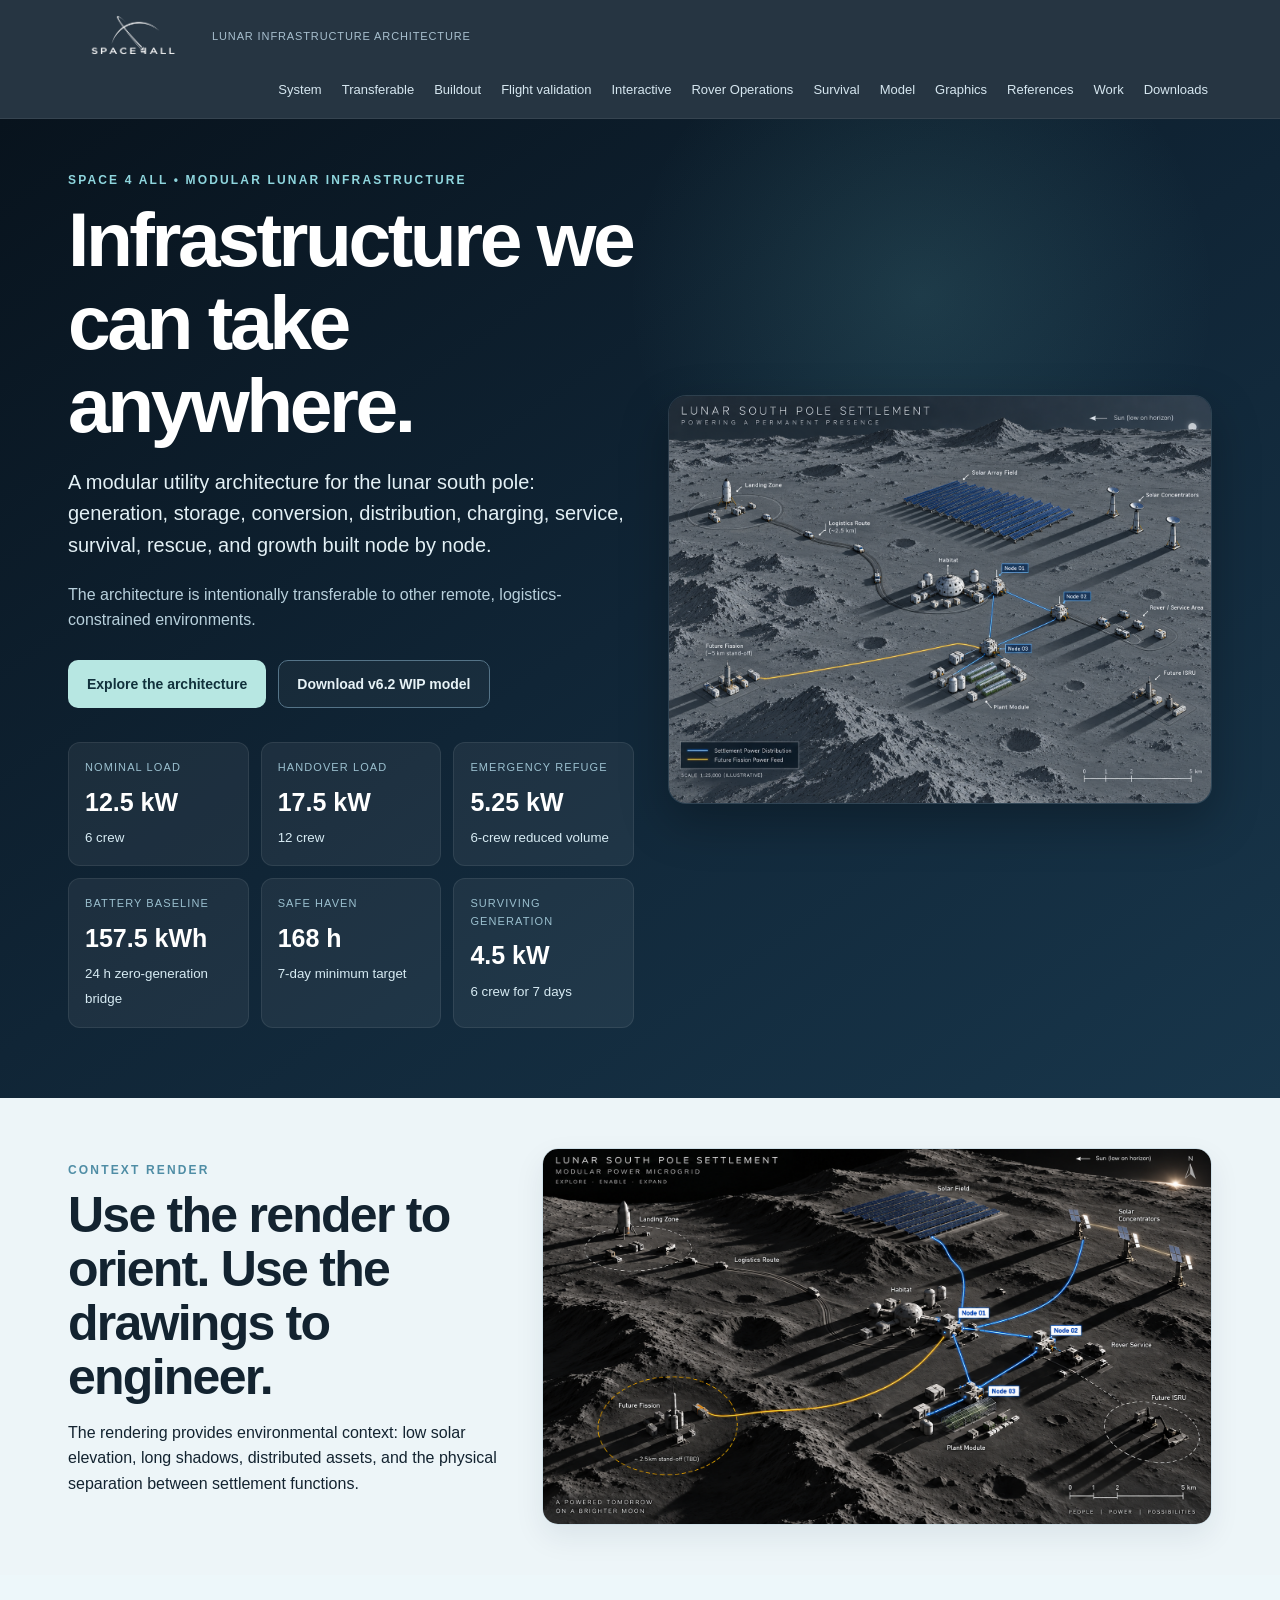
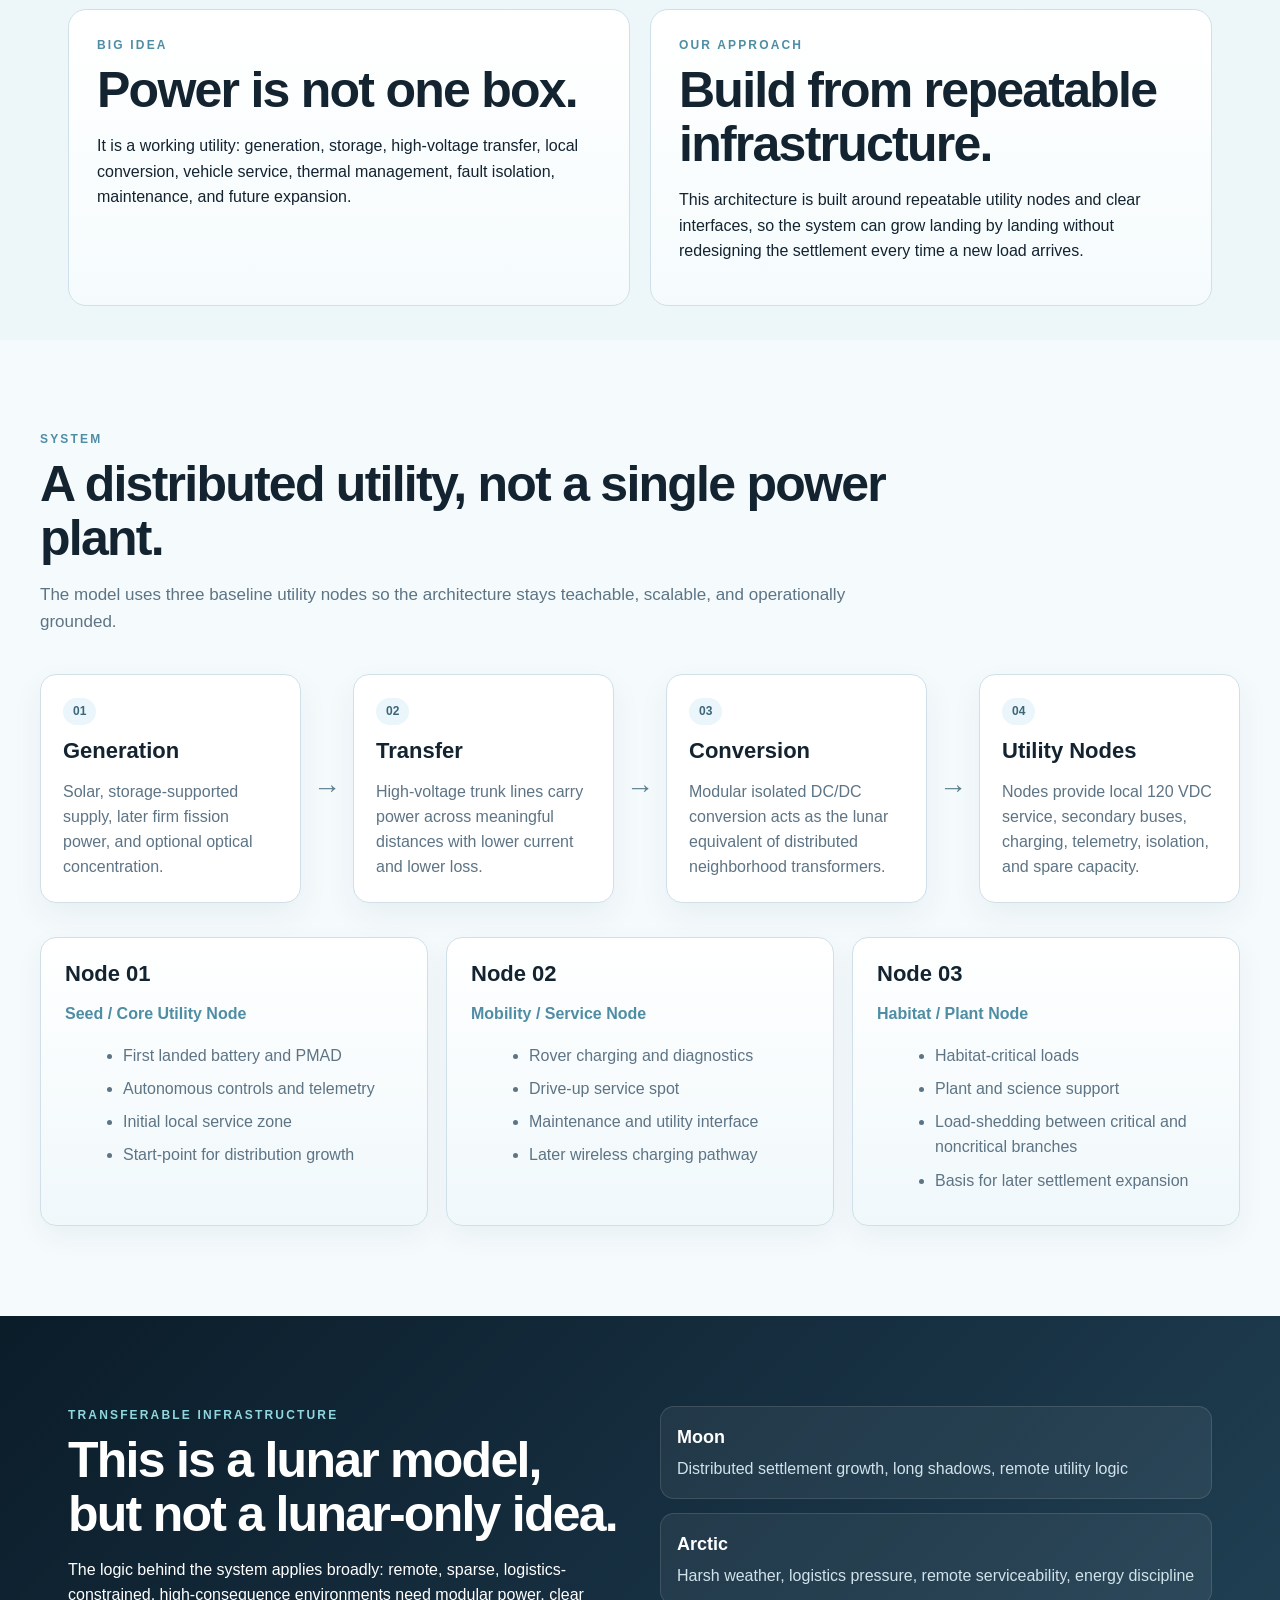
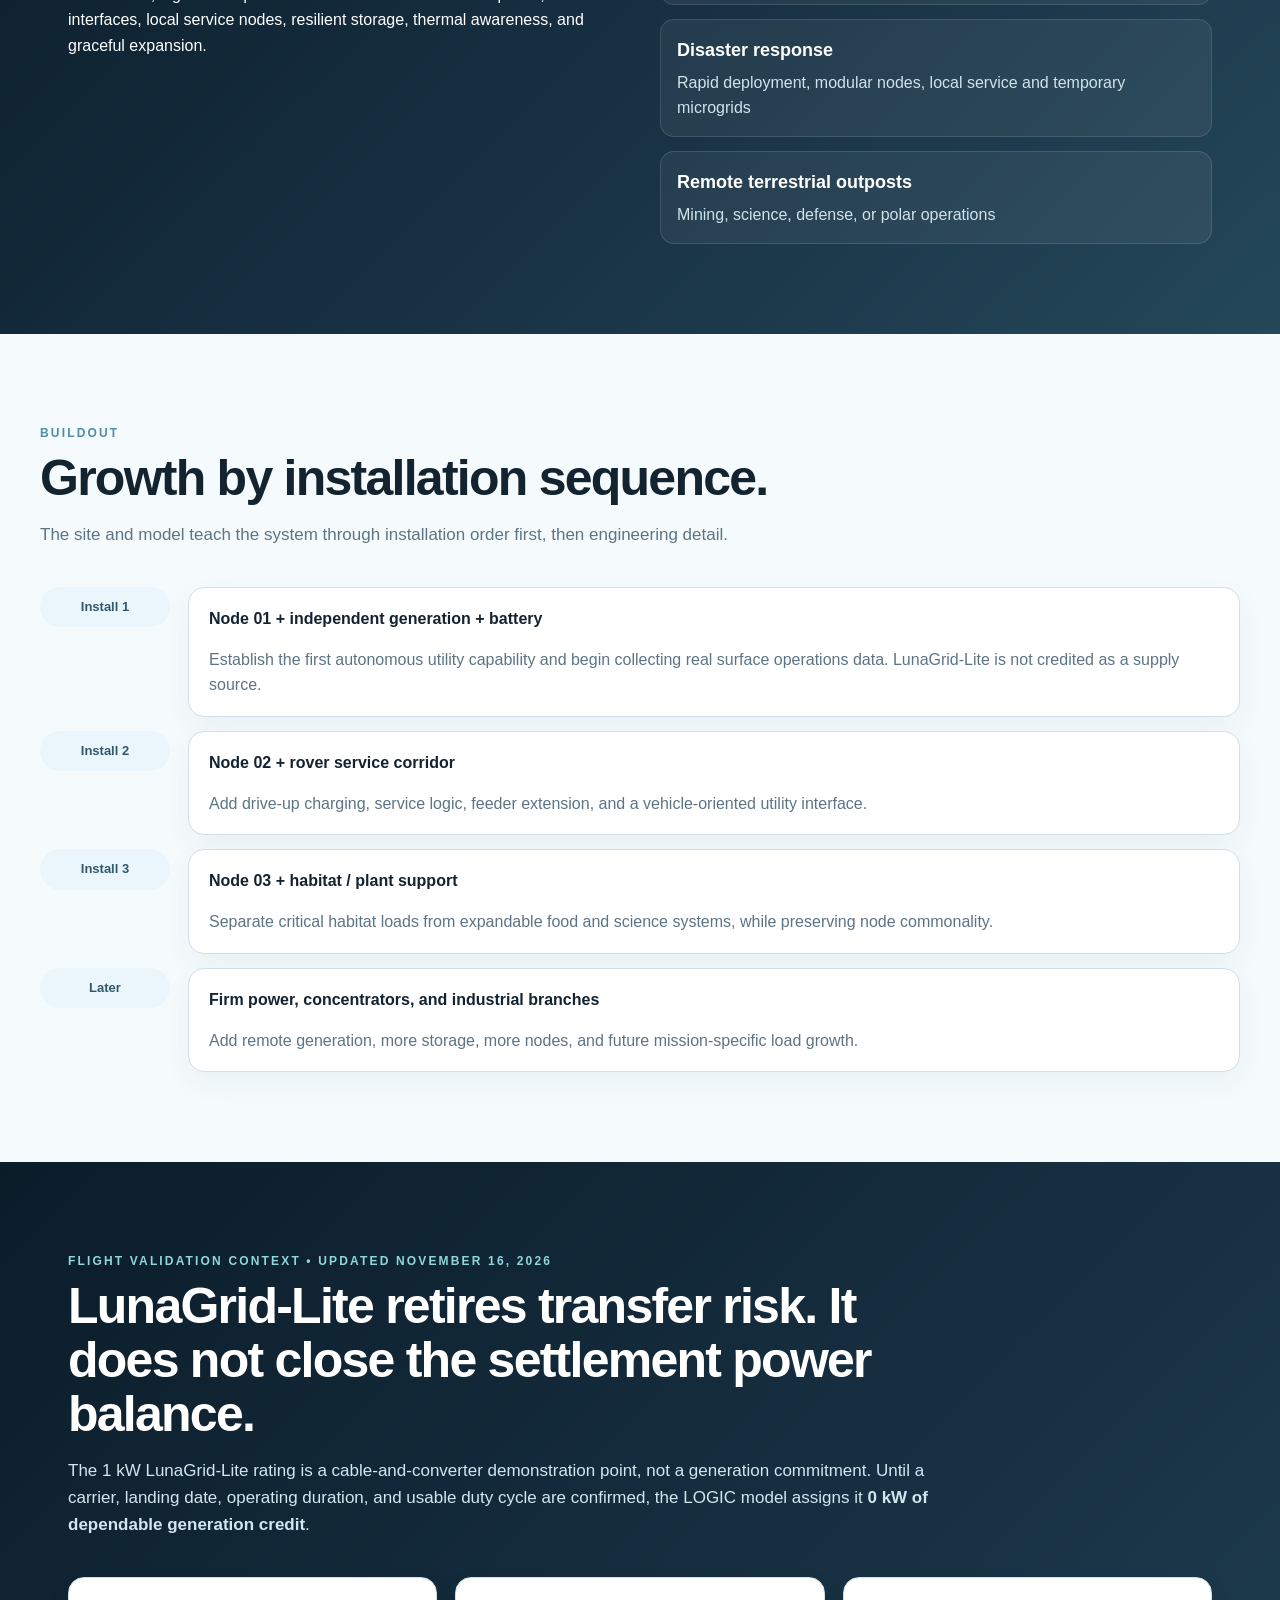
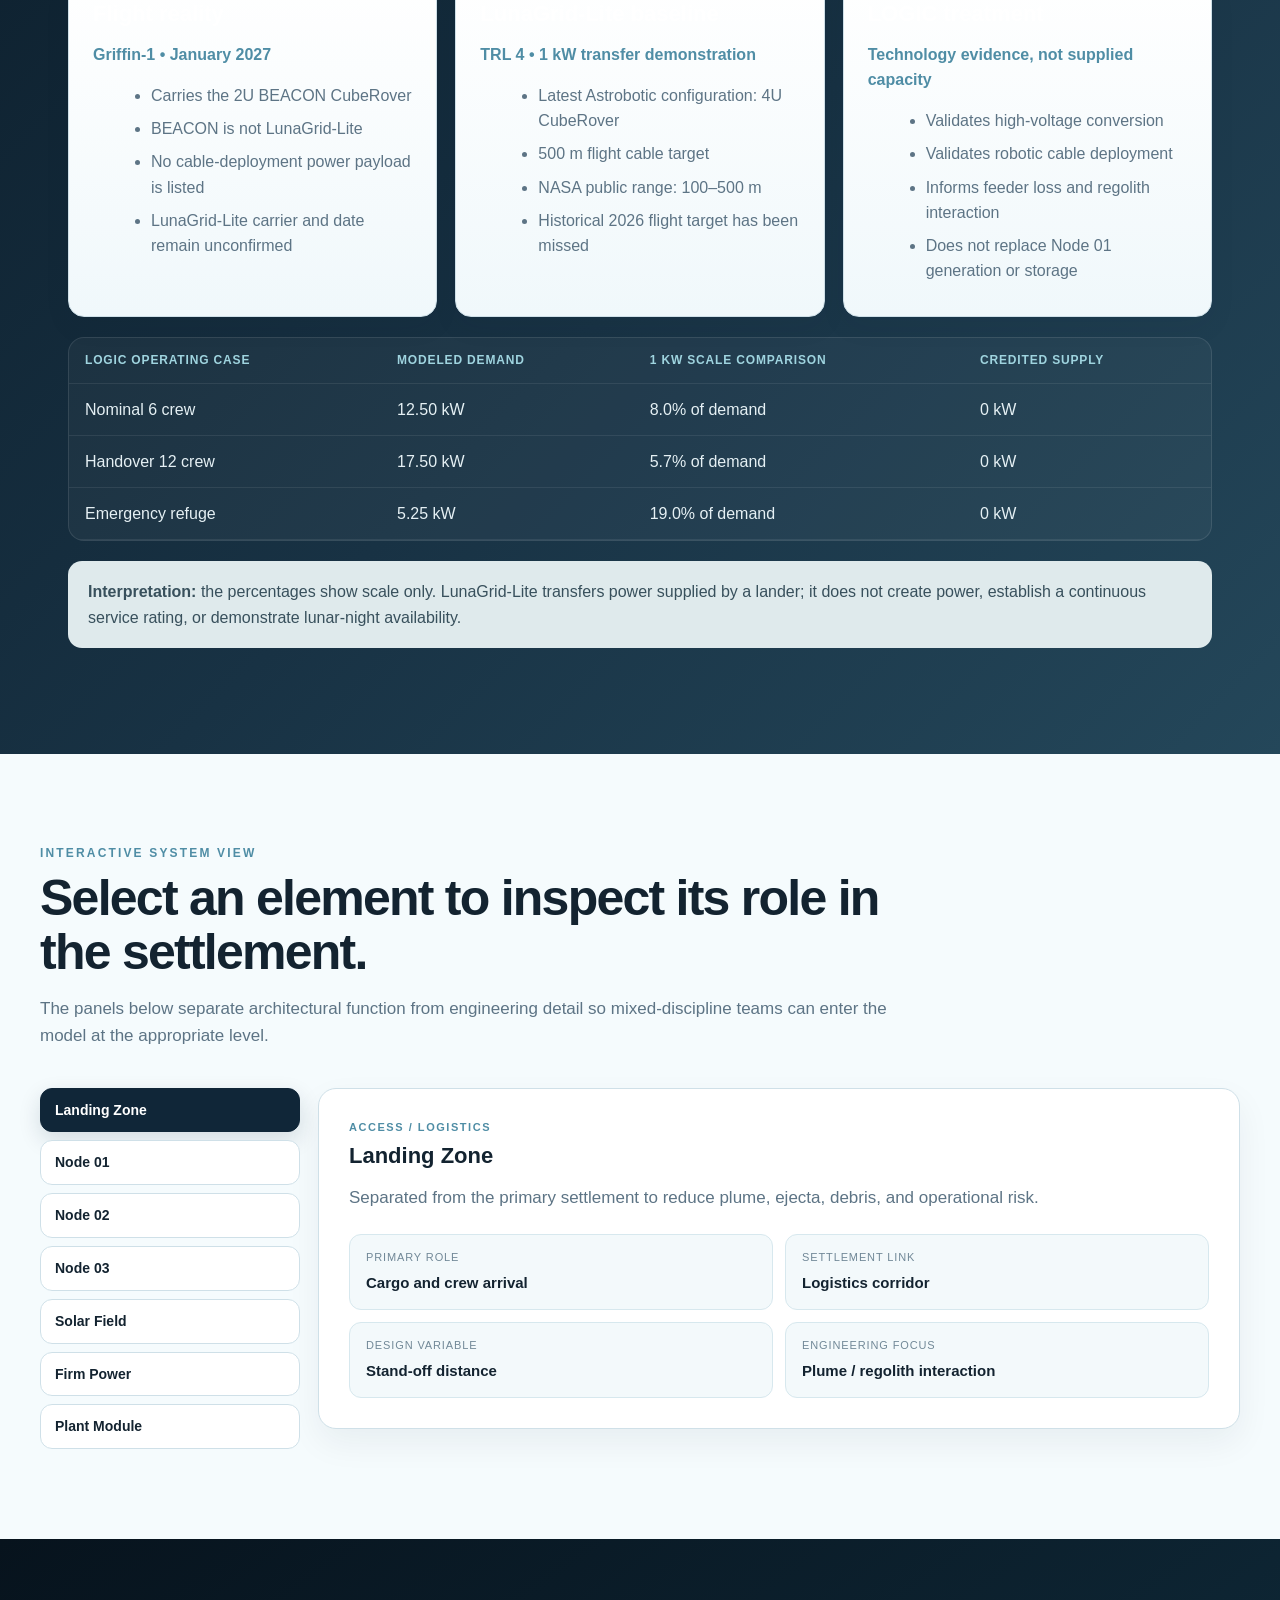
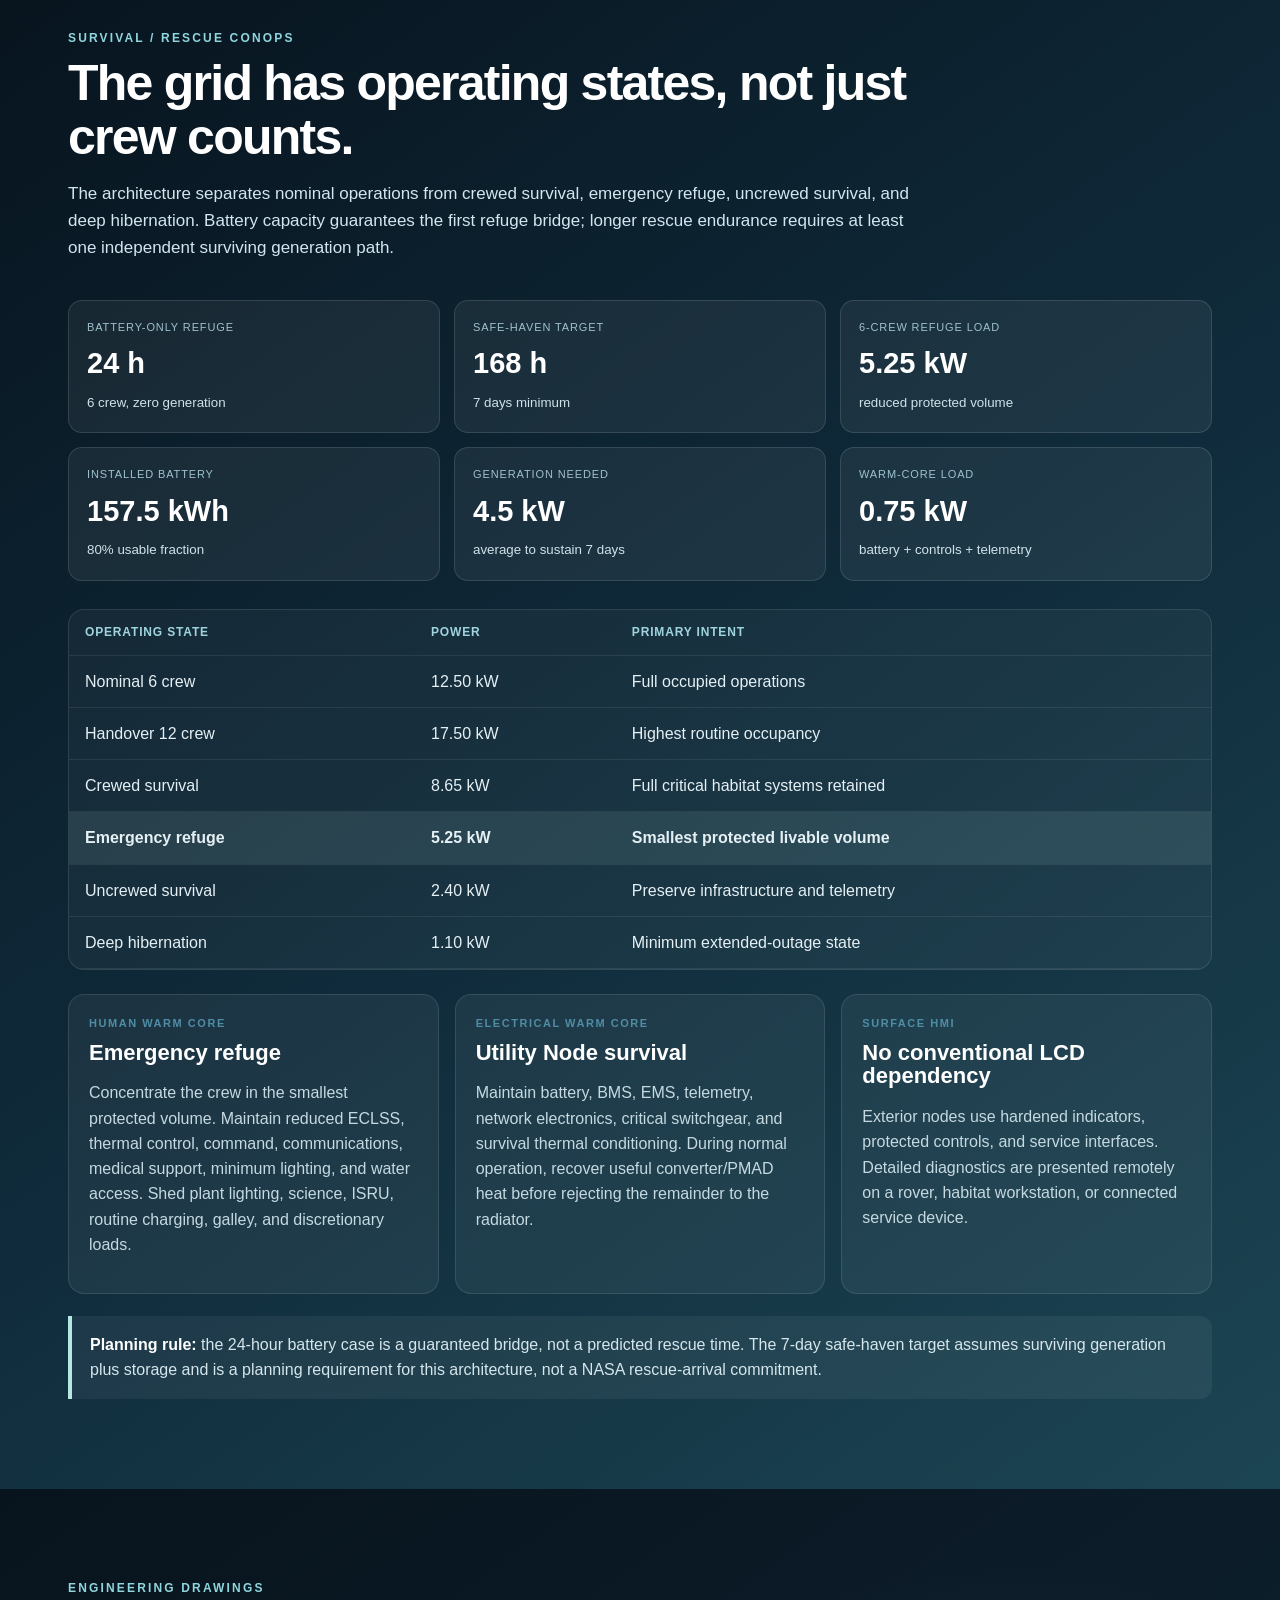
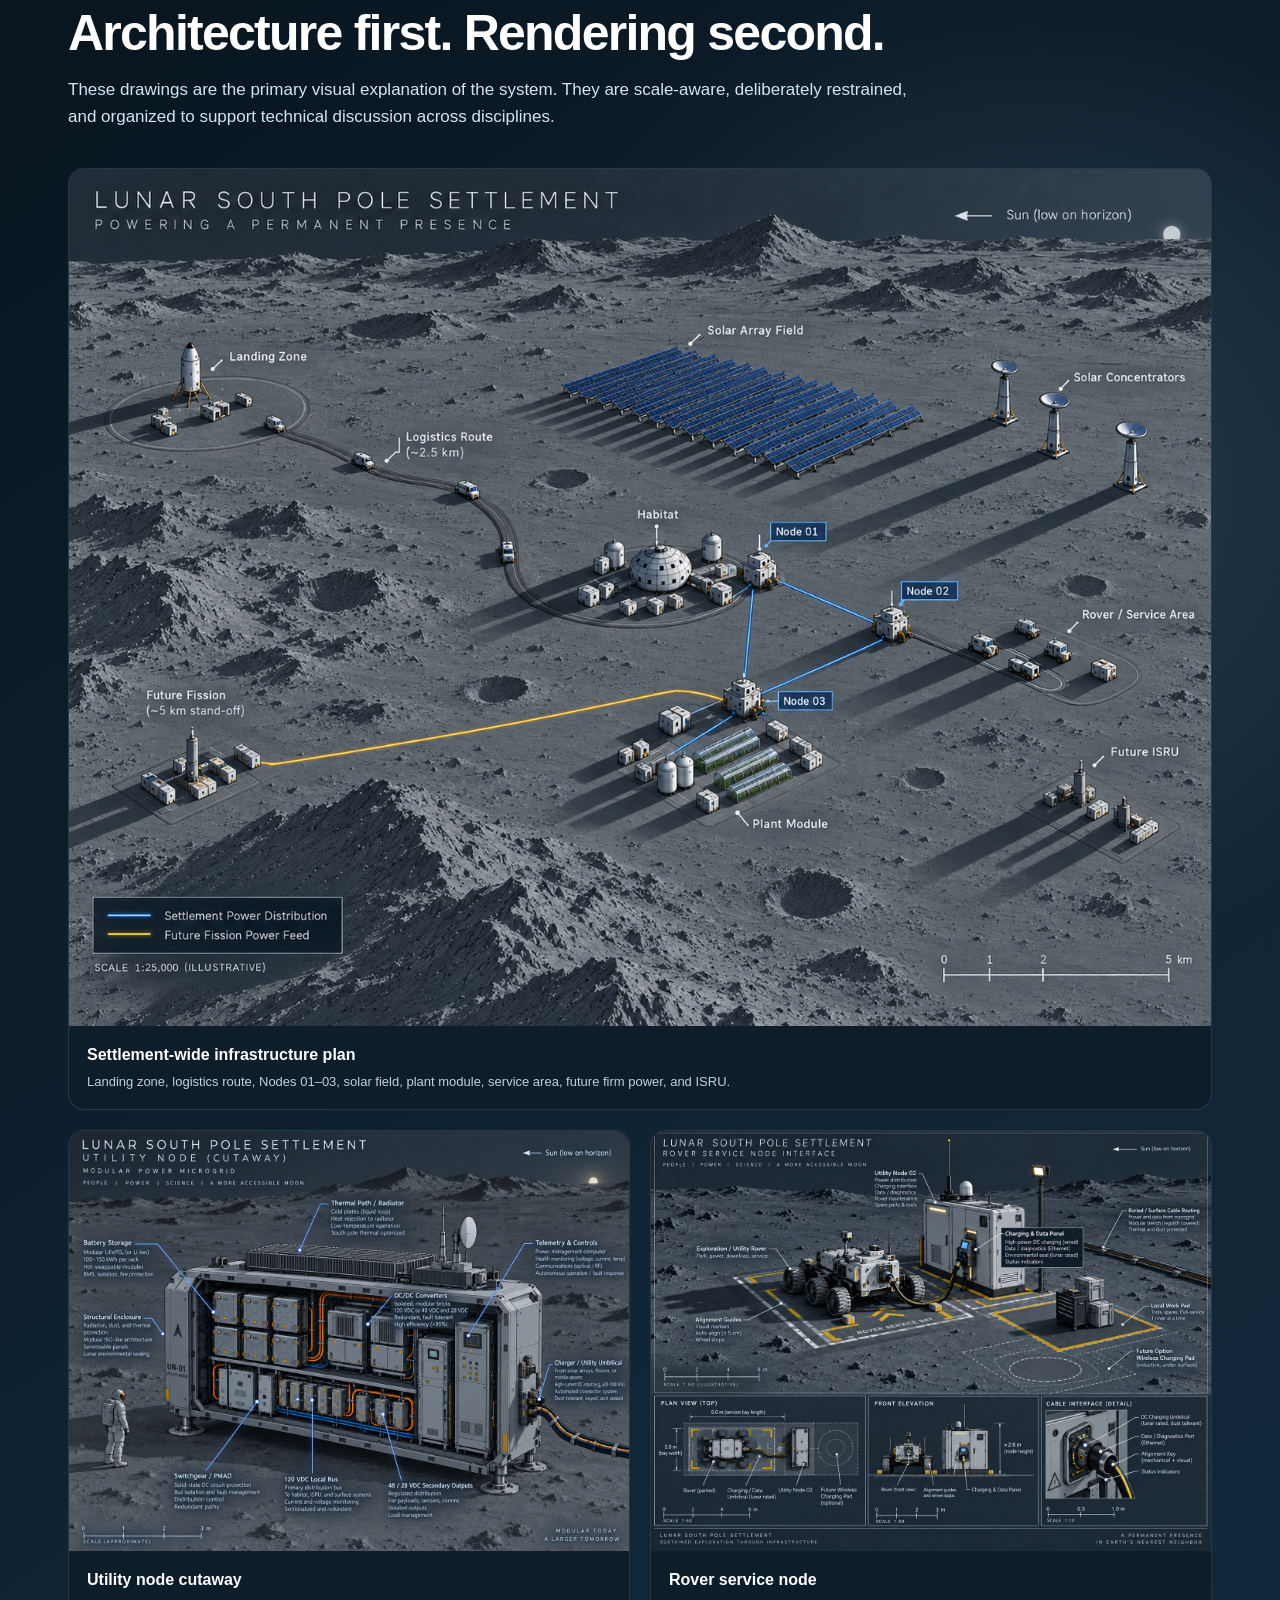
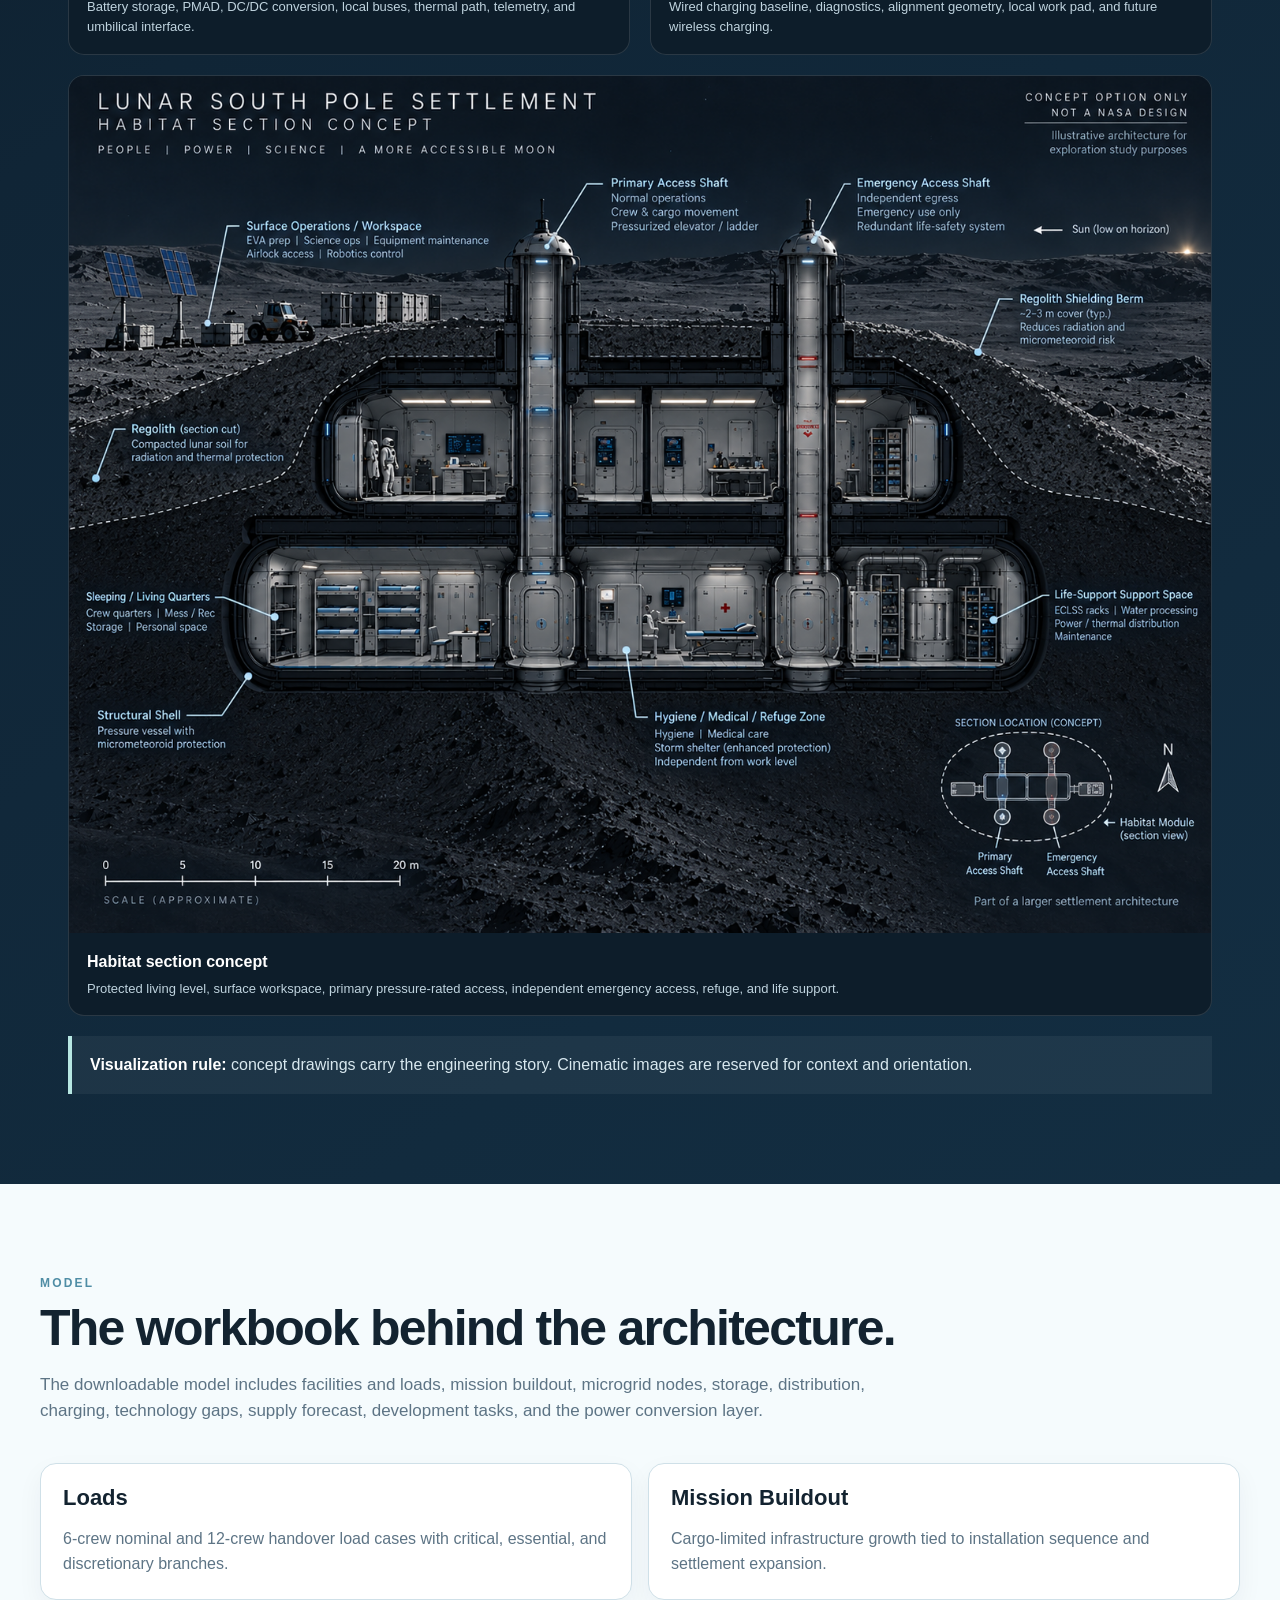
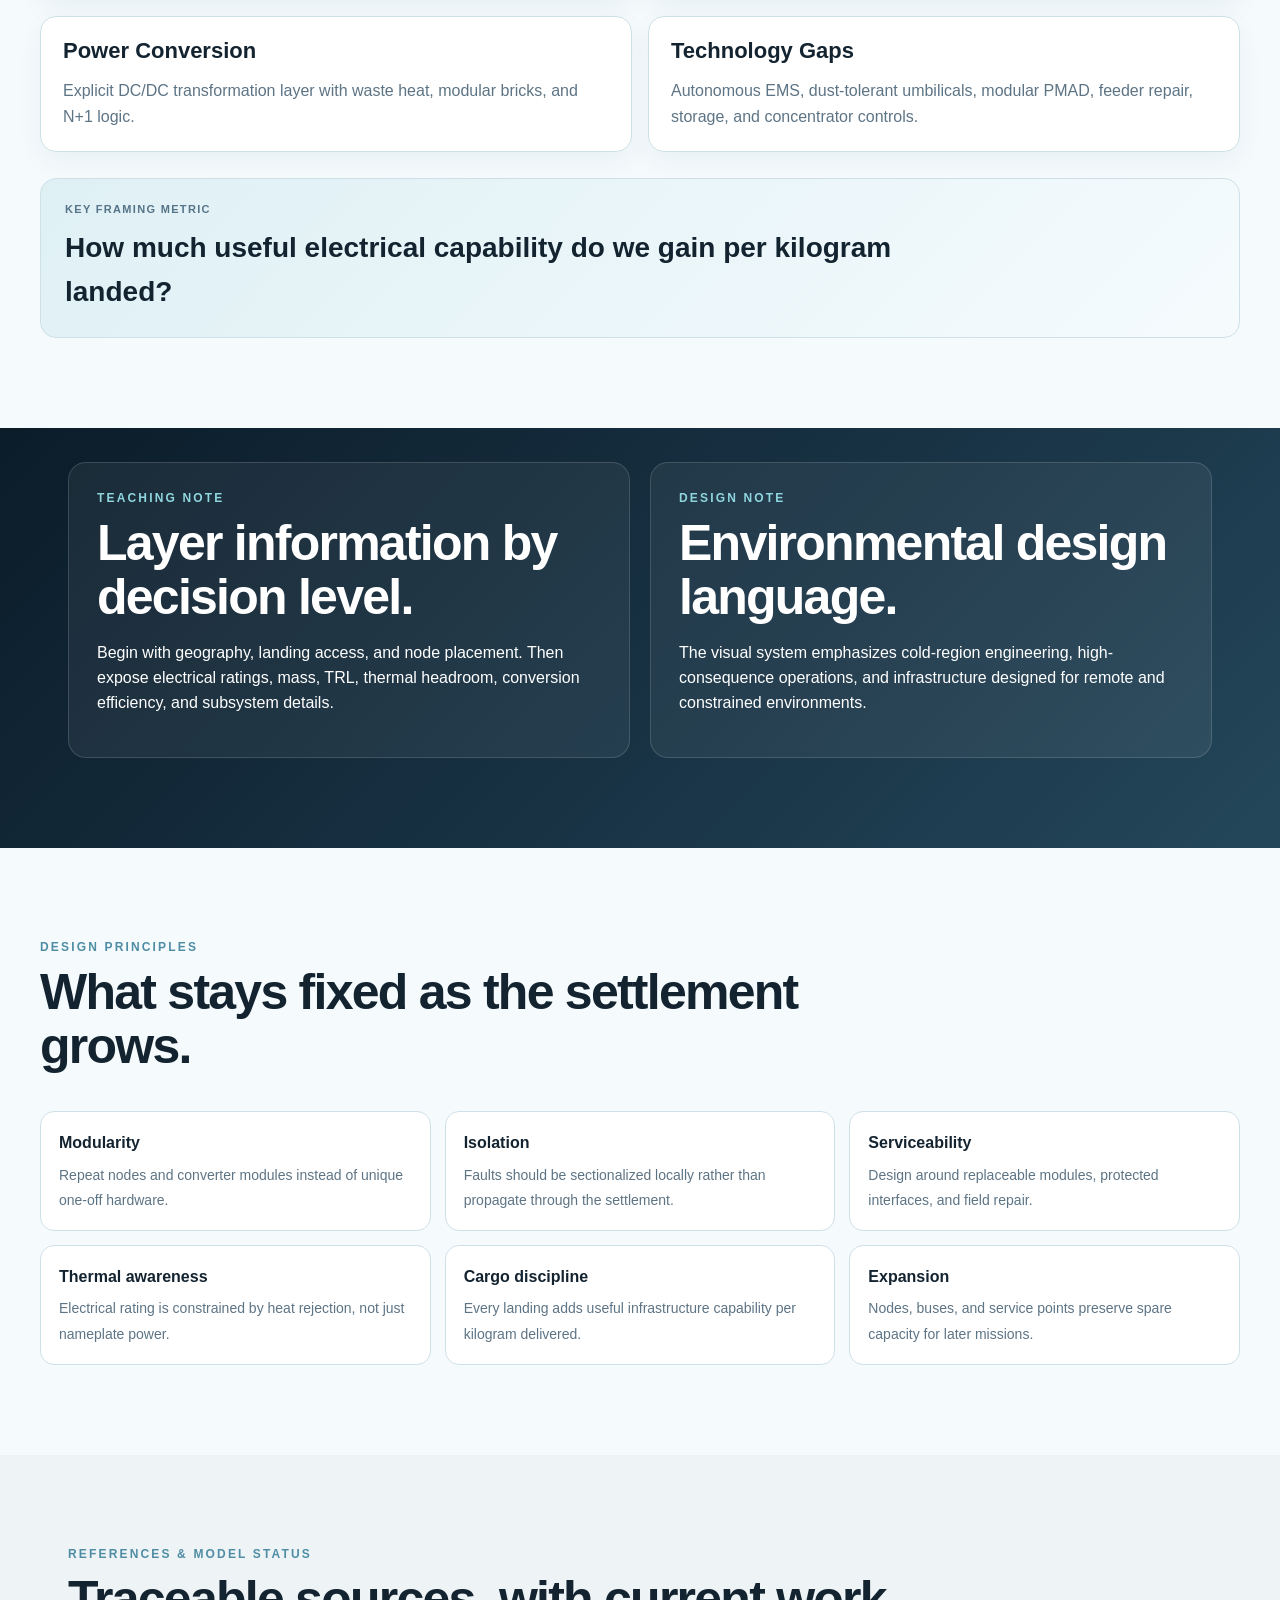
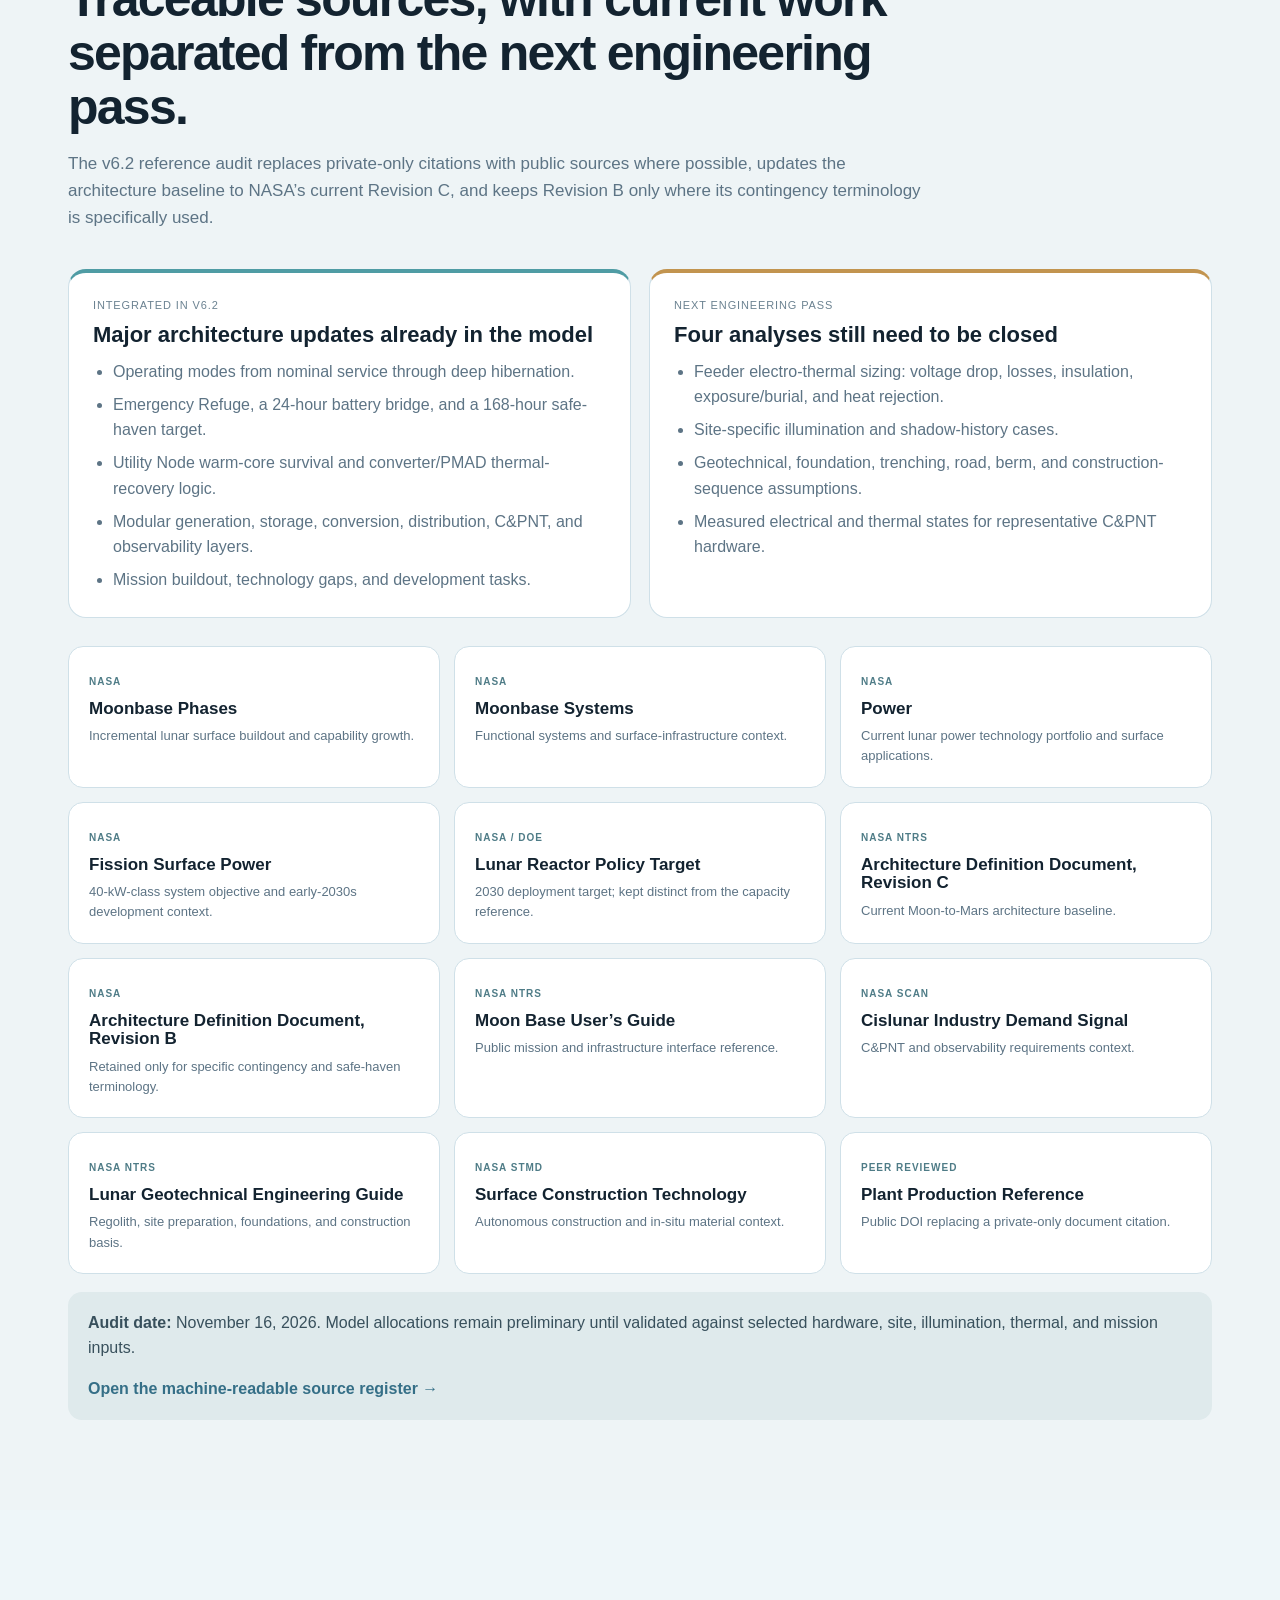
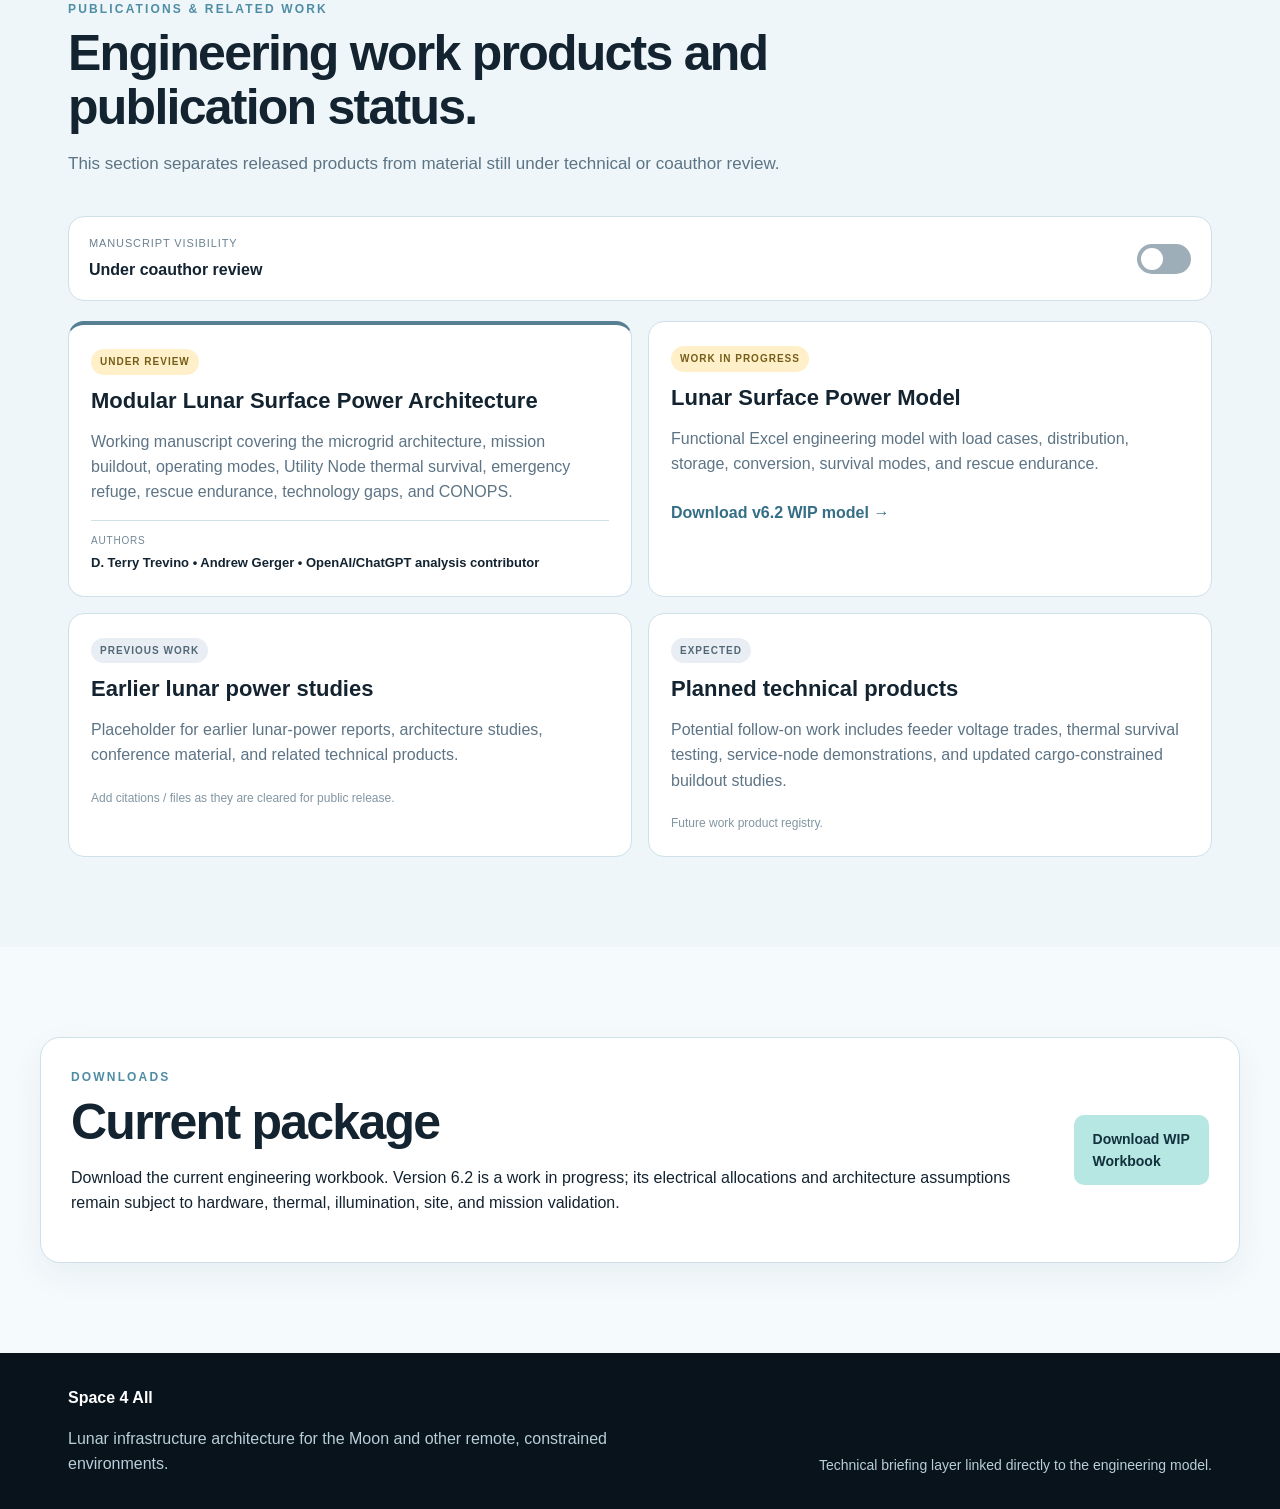
<file: index.html>
<!doctype html>
<html lang="en">
<head>
  <meta charset="utf-8" />
  <meta name="viewport" content="width=device-width,initial-scale=1" />
  <meta name="description" content="Space 4 All lunar infrastructure and modular power architecture. Transferable utility infrastructure for the Moon, polar environments, and remote outposts." />
  <title>Space 4 All | Lunar Infrastructure Architecture</title>
  <link rel="stylesheet" href="style.css" />
</head>
<body>
  <header class="site-header">
    <div class="wrap nav">
      <a class="brand" href="#top">
        <img class="brand-logo" src="space4all-logo.png" alt="Space 4 All" />
        <span class="brand-text">
          <small>Lunar Infrastructure Architecture</small>
        </span>
      </a>
      <nav class="links">
        <a href="#system">System</a>
        <a href="#transferable">Transferable</a>
        <a href="#buildout">Buildout</a>
        <a href="#validation">Flight validation</a>
        <a href="#drilldown">Interactive</a>
        <a href="rover-operations.html">Rover Operations</a>
        <a href="#survival">Survival</a>
        <a href="#model">Model</a>
        <a href="#graphics">Graphics</a>
        <a href="#references">References</a>
        <a href="#work">Work</a>
        <a href="#downloads">Downloads</a>
      </nav>
    </div>
  </header>

  <main id="top">
    <section class="hero">
      <div class="wrap hero-grid">
        <div class="hero-copy">
          <p class="eyebrow">SPACE 4 ALL • MODULAR LUNAR INFRASTRUCTURE</p>
          <h1>Infrastructure we can take anywhere.</h1>
          <p class="lead">
            A modular utility architecture for the lunar south pole: generation, storage, conversion, distribution, charging, service, survival, rescue, and growth built node by node.
          </p>
          <p class="sublead">
            The architecture is intentionally transferable to other remote, logistics-constrained environments.
          </p>
          <div class="hero-actions">
            <a class="btn primary" href="#system">Explore the architecture</a>
            <a class="btn secondary" href="Space4All_Lunar_Surface_Power_Dashboard_v6_2_WIP.xlsx" download>Download v6.2 WIP model</a>
          </div>
          <div class="hero-metrics six">
            <div class="metric"><span>Nominal load</span><strong>12.5 kW</strong><small>6 crew</small></div>
            <div class="metric"><span>Handover load</span><strong>17.5 kW</strong><small>12 crew</small></div>
            <div class="metric"><span>Emergency refuge</span><strong>5.25 kW</strong><small>6-crew reduced volume</small></div>
            <div class="metric"><span>Battery baseline</span><strong>157.5 kWh</strong><small>24 h zero-generation bridge</small></div>
            <div class="metric"><span>Safe haven</span><strong>168 h</strong><small>7-day minimum target</small></div>
            <div class="metric"><span>Surviving generation</span><strong>4.5 kW</strong><small>6 crew for 7 days</small></div>
          </div>
        </div>

        <div class="hero-visual">
          <img src="settlement_blueprint.png" alt="Lunar south pole settlement engineering drawing">
        </div>
      </div>
    </section>


    <section class="section context-strip">
      <div class="wrap context-grid">
        <div>
          <p class="eyebrow dark">CONTEXT RENDER</p>
          <h2>Use the render to orient. Use the drawings to engineer.</h2>
          <p>
            The rendering provides environmental context: low solar elevation, long shadows, distributed assets,
            and the physical separation between settlement functions.
          </p>
        </div>
        <img src="lunar_south_pole_settlement_microgrid.png" alt="Lunar settlement context rendering">
      </div>
    </section>

    <section class="section intro-band">
      <div class="wrap split-2">
        <div class="panel soft">
          <p class="eyebrow dark">BIG IDEA</p>
          <h2>Power is not one box.</h2>
          <p>
            It is a working utility: generation, storage, high-voltage transfer, local conversion,
            vehicle service, thermal management, fault isolation, maintenance, and future expansion.
          </p>
        </div>
        <div class="panel soft">
          <p class="eyebrow dark">OUR APPROACH</p>
          <h2>Build from repeatable infrastructure.</h2>
          <p>
            This architecture is built around repeatable utility nodes and clear interfaces, so the
            system can grow landing by landing without redesigning the settlement every time a new load arrives.
          </p>
        </div>
      </div>
    </section>

    <section class="section wrap" id="system">
      <div class="section-head">
        <p class="eyebrow dark">SYSTEM</p>
        <h2>A distributed utility, not a single power plant.</h2>
        <p>
          The model uses three baseline utility nodes so the architecture stays teachable, scalable,
          and operationally grounded.
        </p>
      </div>

      <div class="process-row">
        <div class="process-card">
          <span>01</span>
          <h3>Generation</h3>
          <p>Solar, storage-supported supply, later firm fission power, and optional optical concentration.</p>
        </div>
        <div class="connector">→</div>
        <div class="process-card">
          <span>02</span>
          <h3>Transfer</h3>
          <p>High-voltage trunk lines carry power across meaningful distances with lower current and lower loss.</p>
        </div>
        <div class="connector">→</div>
        <div class="process-card">
          <span>03</span>
          <h3>Conversion</h3>
          <p>Modular isolated DC/DC conversion acts as the lunar equivalent of distributed neighborhood transformers.</p>
        </div>
        <div class="connector">→</div>
        <div class="process-card">
          <span>04</span>
          <h3>Utility Nodes</h3>
          <p>Nodes provide local 120 VDC service, secondary buses, charging, telemetry, isolation, and spare capacity.</p>
        </div>
      </div>

      <div class="cards three">
        <article class="card ice">
          <h3>Node 01</h3>
          <p class="card-sub">Seed / Core Utility Node</p>
          <ul>
            <li>First landed battery and PMAD</li>
            <li>Autonomous controls and telemetry</li>
            <li>Initial local service zone</li>
            <li>Start-point for distribution growth</li>
          </ul>
        </article>
        <article class="card ice">
          <h3>Node 02</h3>
          <p class="card-sub">Mobility / Service Node</p>
          <ul>
            <li>Rover charging and diagnostics</li>
            <li>Drive-up service spot</li>
            <li>Maintenance and utility interface</li>
            <li>Later wireless charging pathway</li>
          </ul>
        </article>
        <article class="card ice">
          <h3>Node 03</h3>
          <p class="card-sub">Habitat / Plant Node</p>
          <ul>
            <li>Habitat-critical loads</li>
            <li>Plant and science support</li>
            <li>Load-shedding between critical and noncritical branches</li>
            <li>Basis for later settlement expansion</li>
          </ul>
        </article>
      </div>
    </section>

    <section class="section cold" id="transferable">
      <div class="wrap transferable-grid">
        <div>
          <p class="eyebrow">TRANSFERABLE INFRASTRUCTURE</p>
          <h2>This is a lunar model, but not a lunar-only idea.</h2>
          <p>
            The logic behind the system applies broadly: remote, sparse, logistics-constrained, high-consequence environments
            need modular power, clear interfaces, local service nodes, resilient storage, thermal awareness, and graceful expansion.
          </p>
        </div>
        <div class="transfer-list">
          <div><strong>Moon</strong><span>Distributed settlement growth, long shadows, remote utility logic</span></div>
          <div><strong>Arctic</strong><span>Harsh weather, logistics pressure, remote serviceability, energy discipline</span></div>
          <div><strong>Disaster response</strong><span>Rapid deployment, modular nodes, local service and temporary microgrids</span></div>
          <div><strong>Remote terrestrial outposts</strong><span>Mining, science, defense, or polar operations</span></div>
        </div>
      </div>
    </section>

    <section class="section wrap" id="buildout">
      <div class="section-head">
        <p class="eyebrow dark">BUILDOUT</p>
        <h2>Growth by installation sequence.</h2>
        <p>
          The site and model teach the system through installation order first, then engineering detail.
        </p>
      </div>

      <div class="timeline">
        <div class="time-item">
          <div class="time-tag">Install 1</div>
          <div class="time-body"><strong>Node 01 + independent generation + battery</strong><p>Establish the first autonomous utility capability and begin collecting real surface operations data. LunaGrid-Lite is not credited as a supply source.</p></div>
        </div>
        <div class="time-item">
          <div class="time-tag">Install 2</div>
          <div class="time-body"><strong>Node 02 + rover service corridor</strong><p>Add drive-up charging, service logic, feeder extension, and a vehicle-oriented utility interface.</p></div>
        </div>
        <div class="time-item">
          <div class="time-tag">Install 3</div>
          <div class="time-body"><strong>Node 03 + habitat / plant support</strong><p>Separate critical habitat loads from expandable food and science systems, while preserving node commonality.</p></div>
        </div>
        <div class="time-item">
          <div class="time-tag">Later</div>
          <div class="time-body"><strong>Firm power, concentrators, and industrial branches</strong><p>Add remote generation, more storage, more nodes, and future mission-specific load growth.</p></div>
        </div>
      </div>
    </section>

    <section class="section cold" id="validation">
      <div class="wrap">
        <div class="section-head light">
          <p class="eyebrow">FLIGHT VALIDATION CONTEXT • UPDATED NOVEMBER 16, 2026</p>
          <h2>LunaGrid-Lite retires transfer risk. It does not close the settlement power balance.</h2>
          <p>
            The 1 kW LunaGrid-Lite rating is a cable-and-converter demonstration point, not a generation commitment.
            Until a carrier, landing date, operating duration, and usable duty cycle are confirmed, the LOGIC model assigns it
            <strong>0 kW of dependable generation credit</strong>.
          </p>
        </div>

        <div class="cards three">
          <article class="card ice">
            <h3>Flight reality</h3>
            <p class="card-sub">Griffin-1 • January 2027</p>
            <ul>
              <li>Carries the 2U BEACON CubeRover</li>
              <li>BEACON is not LunaGrid-Lite</li>
              <li>No cable-deployment power payload is listed</li>
              <li>LunaGrid-Lite carrier and date remain unconfirmed</li>
            </ul>
          </article>
          <article class="card ice">
            <h3>LunaGrid-Lite baseline</h3>
            <p class="card-sub">TRL 4 • 1 kW transfer demonstration</p>
            <ul>
              <li>Latest Astrobotic configuration: 4U CubeRover</li>
              <li>500 m flight cable target</li>
              <li>NASA public range: 100–500 m</li>
              <li>Historical 2026 flight target has been missed</li>
            </ul>
          </article>
          <article class="card ice">
            <h3>LOGIC treatment</h3>
            <p class="card-sub">Technology evidence, not supplied capacity</p>
            <ul>
              <li>Validates high-voltage conversion</li>
              <li>Validates robotic cable deployment</li>
              <li>Informs feeder loss and regolith interaction</li>
              <li>Does not replace Node 01 generation or storage</li>
            </ul>
          </article>
        </div>

        <div class="mode-table-wrap">
          <table class="mode-table">
            <thead><tr><th>LOGIC operating case</th><th>Modeled demand</th><th>1 kW scale comparison</th><th>Credited supply</th></tr></thead>
            <tbody>
              <tr><td>Nominal 6 crew</td><td>12.50 kW</td><td>8.0% of demand</td><td>0 kW</td></tr>
              <tr><td>Handover 12 crew</td><td>17.50 kW</td><td>5.7% of demand</td><td>0 kW</td></tr>
              <tr><td>Emergency refuge</td><td>5.25 kW</td><td>19.0% of demand</td><td>0 kW</td></tr>
            </tbody>
          </table>
        </div>
        <p class="reference-note">
          <strong>Interpretation:</strong> the percentages show scale only. LunaGrid-Lite transfers power supplied by a lander;
          it does not create power, establish a continuous service rating, or demonstrate lunar-night availability.
        </p>
      </div>
    </section>

    <section class="section wrap" id="drilldown">
      <div class="section-head">
        <p class="eyebrow dark">INTERACTIVE SYSTEM VIEW</p>
        <h2>Select an element to inspect its role in the settlement.</h2>
        <p>
          The panels below separate architectural function from engineering detail so mixed-discipline teams
          can enter the model at the appropriate level.
        </p>
      </div>

      <div class="interactive-shell">
        <div class="interactive-menu" role="tablist" aria-label="Infrastructure elements">
          <button class="system-tab active" data-target="landing">Landing Zone</button>
          <button class="system-tab" data-target="node01">Node 01</button>
          <button class="system-tab" data-target="node02">Node 02</button>
          <button class="system-tab" data-target="node03">Node 03</button>
          <button class="system-tab" data-target="solar">Solar Field</button>
          <button class="system-tab" data-target="fission">Firm Power</button>
          <button class="system-tab" data-target="plant">Plant Module</button>
        </div>

        <div class="interactive-detail">
          <article class="system-panel active" id="panel-landing">
            <p class="panel-kicker">ACCESS / LOGISTICS</p>
            <h3>Landing Zone</h3>
            <p>Separated from the primary settlement to reduce plume, ejecta, debris, and operational risk.</p>
            <div class="detail-grid">
              <div><span>Primary role</span><strong>Cargo and crew arrival</strong></div>
              <div><span>Settlement link</span><strong>Logistics corridor</strong></div>
              <div><span>Design variable</span><strong>Stand-off distance</strong></div>
              <div><span>Engineering focus</span><strong>Plume / regolith interaction</strong></div>
            </div>
          </article>

          <article class="system-panel" id="panel-node01">
            <p class="panel-kicker">INSTALLED FIRST</p>
            <h3>Utility Node 01 — Seed / Core</h3>
            <p>Establishes the first autonomous electrical utility capability before the settlement becomes crew-dependent.</p>
            <div class="detail-grid">
              <div><span>Battery baseline</span><strong>157.5 kWh refuge case</strong></div>
              <div><span>Local bus</span><strong>120 VDC</strong></div>
              <div><span>Conversion</span><strong>Isolated DC/DC</strong></div>
              <div><span>Warm core</span><strong>0.75 kW survival baseline</strong></div>
            </div>
          </article>

          <article class="system-panel" id="panel-node02">
            <p class="panel-kicker">INSTALLED SECOND</p>
            <h3>Utility Node 02 — Mobility / Service</h3>
            <p>Supports rover turnaround, charging, diagnostics, maintenance, and future automated utility service.</p>
            <div class="detail-grid">
              <div><span>Early charging</span><strong>Wired umbilical</strong></div>
              <div><span>Later charging</span><strong>Wireless / proximity</strong></div>
              <div><span>Priority</span><strong>Mobility resilience</strong></div>
              <div><span>Key gap</span><strong>Dust-tolerant connection</strong></div>
            </div>
          </article>

          <article class="system-panel" id="panel-node03">
            <p class="panel-kicker">INSTALLED THIRD</p>
            <h3>Utility Node 03 — Habitat / Plant</h3>
            <p>Separates crew-critical power from expandable plant, science, and discretionary loads.</p>
            <div class="detail-grid">
              <div><span>Critical loads</span><strong>ECLSS / thermal / comms</strong></div>
              <div><span>Flexible loads</span><strong>Plant lighting / science</strong></div>
              <div><span>Redundancy</span><strong>N+1 conversion target</strong></div>
              <div><span>Expansion</span><strong>Plant + habitat branches</strong></div>
            </div>
          </article>

          <article class="system-panel" id="panel-solar">
            <p class="panel-kicker">VARIABLE GENERATION</p>
            <h3>Solar Field and Concentrators</h3>
            <p>Low solar elevation makes siting, orientation, shadowing, and actuator control fundamental design inputs.</p>
            <div class="detail-grid">
              <div><span>Primary use</span><strong>Electrical generation</strong></div>
              <div><span>Optical use</span><strong>Plant / thermal support</strong></div>
              <div><span>Safe state</span><strong>Defocused / shuttered</strong></div>
              <div><span>Key control</span><strong>Sun-track + exclusion logic</strong></div>
            </div>
          </article>

          <article class="system-panel" id="panel-fission">
            <p class="panel-kicker">FIRM GENERATION</p>
            <h3>Future Firm-Power Node</h3>
            <p>Provides baseload capacity independent of local illumination, with stand-off and feeder routing treated as architecture variables.</p>
            <div class="detail-grid">
              <div><span>Reference class</span><strong>40 kW</strong></div>
              <div><span>Connection</span><strong>HV feeder</strong></div>
              <div><span>Local conversion</span><strong>Near load centers</strong></div>
              <div><span>Design focus</span><strong>Mass / shielding / stand-off</strong></div>
            </div>
          </article>

          <article class="system-panel" id="panel-plant">
            <p class="panel-kicker">EXPANDABLE LOAD</p>
            <h3>Plant Module</h3>
            <p>Starts small, expands in repeatable increments, and uses load shedding plus optical sunlight where practical.</p>
            <div class="detail-grid">
              <div><span>Initial crop area</span><strong>25–50 m²</strong></div>
              <div><span>Expansion</span><strong>100 m²+</strong></div>
              <div><span>Protected loads</span><strong>Pumps / controls / thermal</strong></div>
              <div><span>Flexible loads</span><strong>Lighting</strong></div>
            </div>
          </article>
        </div>
      </div>
    </section>

    

    <section class="section survival-section" id="survival">
      <div class="wrap">
        <div class="section-head light">
          <p class="eyebrow">SURVIVAL / RESCUE CONOPS</p>
          <h2>The grid has operating states, not just crew counts.</h2>
          <p>The architecture separates nominal operations from crewed survival, emergency refuge, uncrewed survival, and deep hibernation. Battery capacity guarantees the first refuge bridge; longer rescue endurance requires at least one independent surviving generation path.</p>
        </div>
        <div class="survival-kpis">
          <div><span>Battery-only refuge</span><strong>24 h</strong><small>6 crew, zero generation</small></div>
          <div><span>Safe-haven target</span><strong>168 h</strong><small>7 days minimum</small></div>
          <div><span>6-crew refuge load</span><strong>5.25 kW</strong><small>reduced protected volume</small></div>
          <div><span>Installed battery</span><strong>157.5 kWh</strong><small>80% usable fraction</small></div>
          <div><span>Generation needed</span><strong>4.5 kW</strong><small>average to sustain 7 days</small></div>
          <div><span>Warm-core load</span><strong>0.75 kW</strong><small>battery + controls + telemetry</small></div>
        </div>
        <div class="mode-table-wrap"><table class="mode-table"><thead><tr><th>Operating state</th><th>Power</th><th>Primary intent</th></tr></thead><tbody>
          <tr><td>Nominal 6 crew</td><td>12.50 kW</td><td>Full occupied operations</td></tr>
          <tr><td>Handover 12 crew</td><td>17.50 kW</td><td>Highest routine occupancy</td></tr>
          <tr><td>Crewed survival</td><td>8.65 kW</td><td>Full critical habitat systems retained</td></tr>
          <tr class="highlight"><td>Emergency refuge</td><td>5.25 kW</td><td>Smallest protected livable volume</td></tr>
          <tr><td>Uncrewed survival</td><td>2.40 kW</td><td>Preserve infrastructure and telemetry</td></tr>
          <tr><td>Deep hibernation</td><td>1.10 kW</td><td>Minimum extended-outage state</td></tr>
        </tbody></table></div>
        <div class="survival-grid">
          <article><p class="panel-kicker">HUMAN WARM CORE</p><h3>Emergency refuge</h3><p>Concentrate the crew in the smallest protected volume. Maintain reduced ECLSS, thermal control, command, communications, medical support, minimum lighting, and water access. Shed plant lighting, science, ISRU, routine charging, galley, and discretionary loads.</p></article>
          <article><p class="panel-kicker">ELECTRICAL WARM CORE</p><h3>Utility Node survival</h3><p>Maintain battery, BMS, EMS, telemetry, network electronics, critical switchgear, and survival thermal conditioning. During normal operation, recover useful converter/PMAD heat before rejecting the remainder to the radiator.</p></article>
          <article><p class="panel-kicker">SURFACE HMI</p><h3>No conventional LCD dependency</h3><p>Exterior nodes use hardened indicators, protected controls, and service interfaces. Detailed diagnostics are presented remotely on a rover, habitat workstation, or connected service device.</p></article>
        </div>
        <div class="rescue-note"><strong>Planning rule:</strong> the 24-hour battery case is a guaranteed bridge, not a predicted rescue time. The 7-day safe-haven target assumes surviving generation plus storage and is a planning requirement for this architecture, not a NASA rescue-arrival commitment.</div>
      </div>
    </section>

    <section class="section map-block" id="graphics">
      <div class="wrap">
        <div class="section-head light">
          <p class="eyebrow">ENGINEERING DRAWINGS</p>
          <h2>Architecture first. Rendering second.</h2>
          <p>
            These drawings are the primary visual explanation of the system. They are scale-aware,
            deliberately restrained, and organized to support technical discussion across disciplines.
          </p>
        </div>

        <div class="drawing-grid">
          <figure class="drawing-card feature">
            <img src="settlement_blueprint.png" alt="Settlement-wide engineering drawing">
            <figcaption>
              <strong>Settlement-wide infrastructure plan</strong>
              <span>Landing zone, logistics route, Nodes 01–03, solar field, plant module, service area, future firm power, and ISRU.</span>
            </figcaption>
          </figure>

          <figure class="drawing-card">
            <img src="utility_node_cutaway.png" alt="Utility node engineering cutaway">
            <figcaption>
              <strong>Utility node cutaway</strong>
              <span>Battery storage, PMAD, DC/DC conversion, local buses, thermal path, telemetry, and umbilical interface.</span>
            </figcaption>
          </figure>

          <figure class="drawing-card">
            <img src="rover_service_blueprint.png" alt="Rover service node interface drawing">
            <figcaption>
              <strong>Rover service node</strong>
              <span>Wired charging baseline, diagnostics, alignment geometry, local work pad, and future wireless charging.</span>
            </figcaption>
          </figure>

          <figure class="drawing-card feature">
            <img src="habitat_blueprint.png" alt="Habitat section with primary and emergency access shafts">
            <figcaption>
              <strong>Habitat section concept</strong>
              <span>Protected living level, surface workspace, primary pressure-rated access, independent emergency access, refuge, and life support.</span>
            </figcaption>
          </figure>
        </div>

        <div class="visual-note">
          <strong>Visualization rule:</strong>
          concept drawings carry the engineering story. Cinematic images are reserved for context and orientation.
        </div>
      </div>
    </section>


    <section class="section wrap" id="model">
      <div class="section-head">
        <p class="eyebrow dark">MODEL</p>
        <h2>The workbook behind the architecture.</h2>
        <p>
          The downloadable model includes facilities and loads, mission buildout, microgrid nodes, storage,
          distribution, charging, technology gaps, supply forecast, development tasks, and the power conversion layer.
        </p>
      </div>

      <div class="model-grid">
        <div class="model-card">
          <h3>Loads</h3>
          <p>6-crew nominal and 12-crew handover load cases with critical, essential, and discretionary branches.</p>
        </div>
        <div class="model-card">
          <h3>Mission Buildout</h3>
          <p>Cargo-limited infrastructure growth tied to installation sequence and settlement expansion.</p>
        </div>
        <div class="model-card">
          <h3>Power Conversion</h3>
          <p>Explicit DC/DC transformation layer with waste heat, modular bricks, and N+1 logic.</p>
        </div>
        <div class="model-card">
          <h3>Technology Gaps</h3>
          <p>Autonomous EMS, dust-tolerant umbilicals, modular PMAD, feeder repair, storage, and concentrator controls.</p>
        </div>
      </div>

      <div class="quote-band">
        <span>Key framing metric</span>
        <strong>How much useful electrical capability do we gain per kilogram landed?</strong>
      </div>
    </section>

    <section class="section cold second-cold">
      <div class="wrap split-2">
        <div class="panel frost">
          <p class="eyebrow">TEACHING NOTE</p>
          <h2>Layer information by decision level.</h2>
          <p>
            Begin with geography, landing access, and node placement. Then expose electrical ratings, mass, TRL, thermal headroom, conversion efficiency, and subsystem details.
          </p>
        </div>
        <div class="panel frost">
          <p class="eyebrow">DESIGN NOTE</p>
          <h2>Environmental design language.</h2>
          <p>
            The visual system emphasizes cold-region engineering, high-consequence operations, and infrastructure designed for remote and constrained environments.
          </p>
        </div>
      </div>
    </section>


    <section class="section wrap" id="principles">
      <div class="section-head">
        <p class="eyebrow dark">DESIGN PRINCIPLES</p>
        <h2>What stays fixed as the settlement grows.</h2>
      </div>
      <div class="principle-grid">
        <div><strong>Modularity</strong><span>Repeat nodes and converter modules instead of unique one-off hardware.</span></div>
        <div><strong>Isolation</strong><span>Faults should be sectionalized locally rather than propagate through the settlement.</span></div>
        <div><strong>Serviceability</strong><span>Design around replaceable modules, protected interfaces, and field repair.</span></div>
        <div><strong>Thermal awareness</strong><span>Electrical rating is constrained by heat rejection, not just nameplate power.</span></div>
        <div><strong>Cargo discipline</strong><span>Every landing adds useful infrastructure capability per kilogram delivered.</span></div>
        <div><strong>Expansion</strong><span>Nodes, buses, and service points preserve spare capacity for later missions.</span></div>
      </div>
    </section>



    <section class="section references" id="references">
      <div class="wrap">
        <div class="section-head">
          <p class="eyebrow dark">REFERENCES &amp; MODEL STATUS</p>
          <h2>Traceable sources, with current work separated from the next engineering pass.</h2>
          <p>
            The v6.2 reference audit replaces private-only citations with public sources where possible,
            updates the architecture baseline to NASA’s current Revision C, and keeps Revision B only where
            its contingency terminology is specifically used.
          </p>
        </div>

        <div class="status-grid">
          <article class="status-panel current-status">
            <span class="status-label">INTEGRATED IN v6.2</span>
            <h3>Major architecture updates already in the model</h3>
            <ul>
              <li>Operating modes from nominal service through deep hibernation.</li>
              <li>Emergency Refuge, a 24-hour battery bridge, and a 168-hour safe-haven target.</li>
              <li>Utility Node warm-core survival and converter/PMAD thermal-recovery logic.</li>
              <li>Modular generation, storage, conversion, distribution, C&amp;PNT, and observability layers.</li>
              <li>Mission buildout, technology gaps, and development tasks.</li>
            </ul>
          </article>
          <article class="status-panel next-status">
            <span class="status-label">NEXT ENGINEERING PASS</span>
            <h3>Four analyses still need to be closed</h3>
            <ul>
              <li>Feeder electro-thermal sizing: voltage drop, losses, insulation, exposure/burial, and heat rejection.</li>
              <li>Site-specific illumination and shadow-history cases.</li>
              <li>Geotechnical, foundation, trenching, road, berm, and construction-sequence assumptions.</li>
              <li>Measured electrical and thermal states for representative C&amp;PNT hardware.</li>
            </ul>
          </article>
        </div>

        <div class="reference-grid">
          <a class="reference-card" href="https://www.nasa.gov/moonbase-phases/" target="_blank" rel="noopener">
            <span>NASA</span><h3>Moonbase Phases</h3><p>Incremental lunar surface buildout and capability growth.</p>
          </a>
          <a class="reference-card" href="https://www.nasa.gov/moonbase-systems/" target="_blank" rel="noopener">
            <span>NASA</span><h3>Moonbase Systems</h3><p>Functional systems and surface-infrastructure context.</p>
          </a>
          <a class="reference-card" href="https://www.nasa.gov/power/" target="_blank" rel="noopener">
            <span>NASA</span><h3>Power</h3><p>Current lunar power technology portfolio and surface applications.</p>
          </a>
          <a class="reference-card" href="https://www.nasa.gov/exploration-systems-development-mission-directorate/fission-surface-power/" target="_blank" rel="noopener">
            <span>NASA</span><h3>Fission Surface Power</h3><p>40-kW-class system objective and early-2030s development context.</p>
          </a>
          <a class="reference-card" href="https://www.nasa.gov/news-release/nasa-department-of-energy-to-develop-lunar-surface-reactor-by-2030/" target="_blank" rel="noopener">
            <span>NASA / DOE</span><h3>Lunar Reactor Policy Target</h3><p>2030 deployment target; kept distinct from the capacity reference.</p>
          </a>
          <a class="reference-card" href="https://ntrs.nasa.gov/citations/20250010956" target="_blank" rel="noopener">
            <span>NASA NTRS</span><h3>Architecture Definition Document, Revision C</h3><p>Current Moon-to-Mars architecture baseline.</p>
          </a>
          <a class="reference-card" href="https://www.nasa.gov/wp-content/uploads/2024/12/esdmd-001-add-rev-b.pdf" target="_blank" rel="noopener">
            <span>NASA</span><h3>Architecture Definition Document, Revision B</h3><p>Retained only for specific contingency and safe-haven terminology.</p>
          </a>
          <a class="reference-card" href="https://ntrs.nasa.gov/citations/20240013588" target="_blank" rel="noopener">
            <span>NASA NTRS</span><h3>Moon Base User’s Guide</h3><p>Public mission and infrastructure interface reference.</p>
          </a>
          <a class="reference-card" href="https://www.nasa.gov/wp-content/uploads/2026/08/scan-cislunar-industry-demand-signal.pdf" target="_blank" rel="noopener">
            <span>NASA SCaN</span><h3>Cislunar Industry Demand Signal</h3><p>C&amp;PNT and observability requirements context.</p>
          </a>
          <a class="reference-card" href="https://ntrs.nasa.gov/citations/20220014634" target="_blank" rel="noopener">
            <span>NASA NTRS</span><h3>Lunar Geotechnical Engineering Guide</h3><p>Regolith, site preparation, foundations, and construction basis.</p>
          </a>
          <a class="reference-card" href="https://www.nasa.gov/directorates/stmd/nasa-enables-construction-technology-for-moon-and-mars-exploration/" target="_blank" rel="noopener">
            <span>NASA STMD</span><h3>Surface Construction Technology</h3><p>Autonomous construction and in-situ material context.</p>
          </a>
          <a class="reference-card" href="https://doi.org/10.1007/s12217-026-10277-w" target="_blank" rel="noopener">
            <span>Peer reviewed</span><h3>Plant Production Reference</h3><p>Public DOI replacing a private-only document citation.</p>
          </a>
        </div>

        <div class="reference-note">
          <p><strong>Audit date:</strong> November 16, 2026. Model allocations remain preliminary until validated against selected hardware, site, illumination, thermal, and mission inputs.</p>
          <a class="text-link" href="data/references.json">Open the machine-readable source register →</a>
        </div>
      </div>
    </section>

    <section class="section work-registry" id="work">
      <div class="wrap">
        <div class="section-head">
          <p class="eyebrow dark">PUBLICATIONS & RELATED WORK</p>
          <h2>Engineering work products and publication status.</h2>
          <p>
            This section separates released products from material still under technical or coauthor review.
          </p>
        </div>

        <div class="publication-control">
          <div>
            <span class="status-label">Manuscript visibility</span>
            <strong id="manuscript-status">Under coauthor review</strong>
          </div>
          <label class="switch" title="This is a local preview control. Public release is controlled by a one-line site configuration flag.">
            <input id="manuscript-toggle" type="checkbox" disabled>
            <span class="slider"></span>
          </label>
        </div>

        <div class="work-grid">
          <article class="work-card current">
            <span class="work-state review">UNDER REVIEW</span>
            <h3>Modular Lunar Surface Power Architecture</h3>
            <p>
              Working manuscript covering the microgrid architecture, mission buildout, operating modes,
              Utility Node thermal survival, emergency refuge, rescue endurance, technology gaps, and CONOPS.
            </p>
            <div class="work-meta">
              <span>Authors</span><strong>D. Terry Trevino • Andrew Gerger • OpenAI/ChatGPT analysis contributor</strong>
            </div>
            <div id="manuscript-public-link" class="publication-hidden">
              <a class="btn primary" href="#" aria-disabled="true">Manuscript link pending approval</a>
            </div>
          </article>

          <article class="work-card">
            <span class="work-state review">WORK IN PROGRESS</span>
            <h3>Lunar Surface Power Model</h3>
            <p>Functional Excel engineering model with load cases, distribution, storage, conversion, survival modes, and rescue endurance.</p>
            <a class="text-link" href="Space4All_Lunar_Surface_Power_Dashboard_v6_2_WIP.xlsx" download>Download v6.2 WIP model →</a>
          </article>

          <article class="work-card placeholder">
            <span class="work-state planned">PREVIOUS WORK</span>
            <h3>Earlier lunar power studies</h3>
            <p>Placeholder for earlier lunar-power reports, architecture studies, conference material, and related technical products.</p>
            <span class="placeholder-note">Add citations / files as they are cleared for public release.</span>
          </article>

          <article class="work-card placeholder">
            <span class="work-state planned">EXPECTED</span>
            <h3>Planned technical products</h3>
            <p>Potential follow-on work includes feeder voltage trades, thermal survival testing, service-node demonstrations, and updated cargo-constrained buildout studies.</p>
            <span class="placeholder-note">Future work product registry.</span>
          </article>
        </div>
      </div>
    </section>

    <section class="section wrap" id="downloads">
      <div class="download-box">
        <div>
          <p class="eyebrow dark">DOWNLOADS</p>
          <h2>Current package</h2>
          <p>
            Download the current engineering workbook. Version 6.2 is a work in progress; its electrical allocations and architecture assumptions remain subject to hardware, thermal, illumination, site, and mission validation.
          </p>
        </div>
        <div class="download-actions">
          <a class="btn primary" href="Space4All_Lunar_Surface_Power_Dashboard_v6_2_WIP.xlsx" download>Download WIP Workbook</a>
        </div>
      </div>
    </section>
  </main>

  <footer>
    <div class="wrap footer">
      <div>
        <strong>Space 4 All</strong>
        <p>Lunar infrastructure architecture for the Moon and other remote, constrained environments.</p>
      </div>
      <div class="foot-right">
        Technical briefing layer linked directly to the engineering model.
      </div>
    </div>
  </footer>

<script>
document.querySelectorAll('.system-tab').forEach(btn => {
  btn.addEventListener('click', () => {
    document.querySelectorAll('.system-tab').forEach(b => b.classList.remove('active'));
    document.querySelectorAll('.system-panel').forEach(p => p.classList.remove('active'));
    btn.classList.add('active');
    const panel = document.getElementById('panel-' + btn.dataset.target);
    if (panel) panel.classList.add('active');
  });
});
</script>


<script>
const MANUSCRIPT_PUBLIC = false;
const manuscriptToggle = document.getElementById('manuscript-toggle');
const manuscriptStatus = document.getElementById('manuscript-status');
const manuscriptLink = document.getElementById('manuscript-public-link');
if (manuscriptToggle && manuscriptStatus && manuscriptLink) {
  manuscriptToggle.checked = MANUSCRIPT_PUBLIC;
  manuscriptStatus.textContent = MANUSCRIPT_PUBLIC ? 'Public release' : 'Under coauthor review';
  manuscriptLink.classList.toggle('publication-hidden', !MANUSCRIPT_PUBLIC);
}
</script>

</body>
</html>
</file>
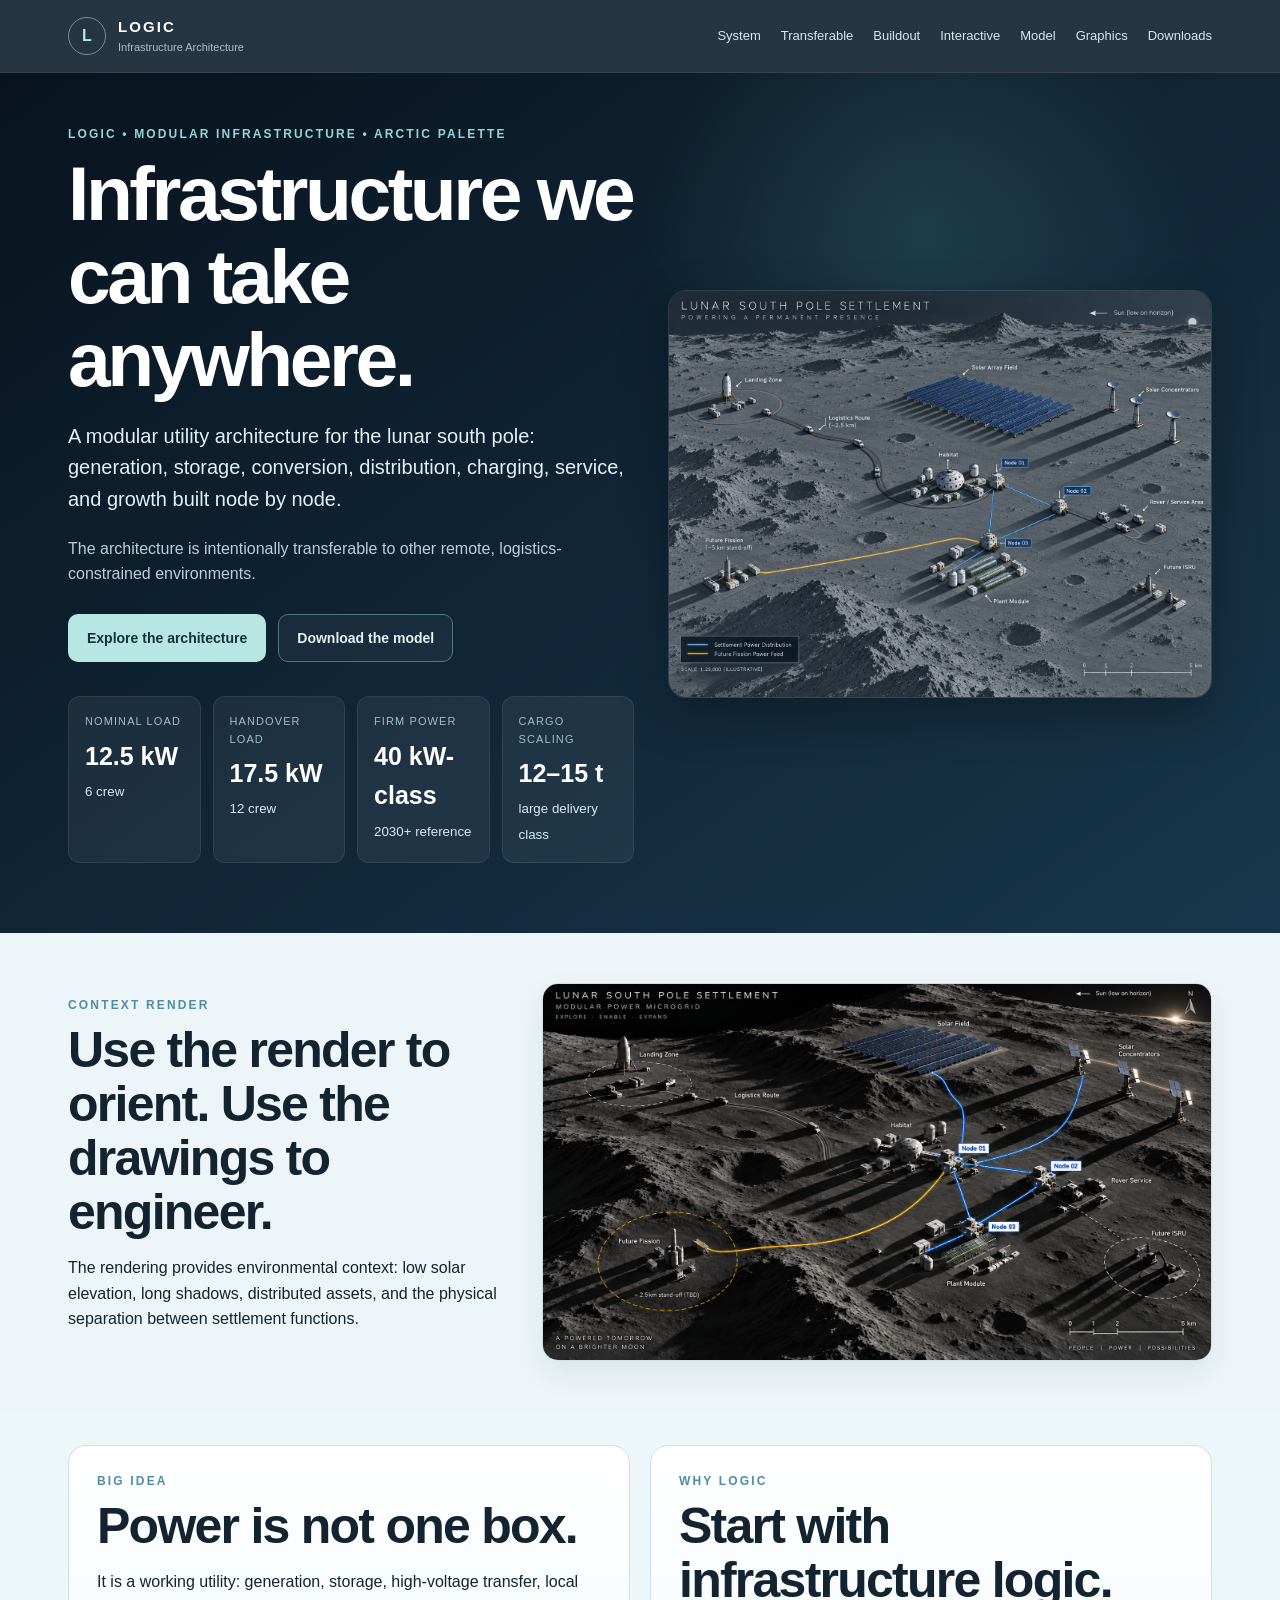
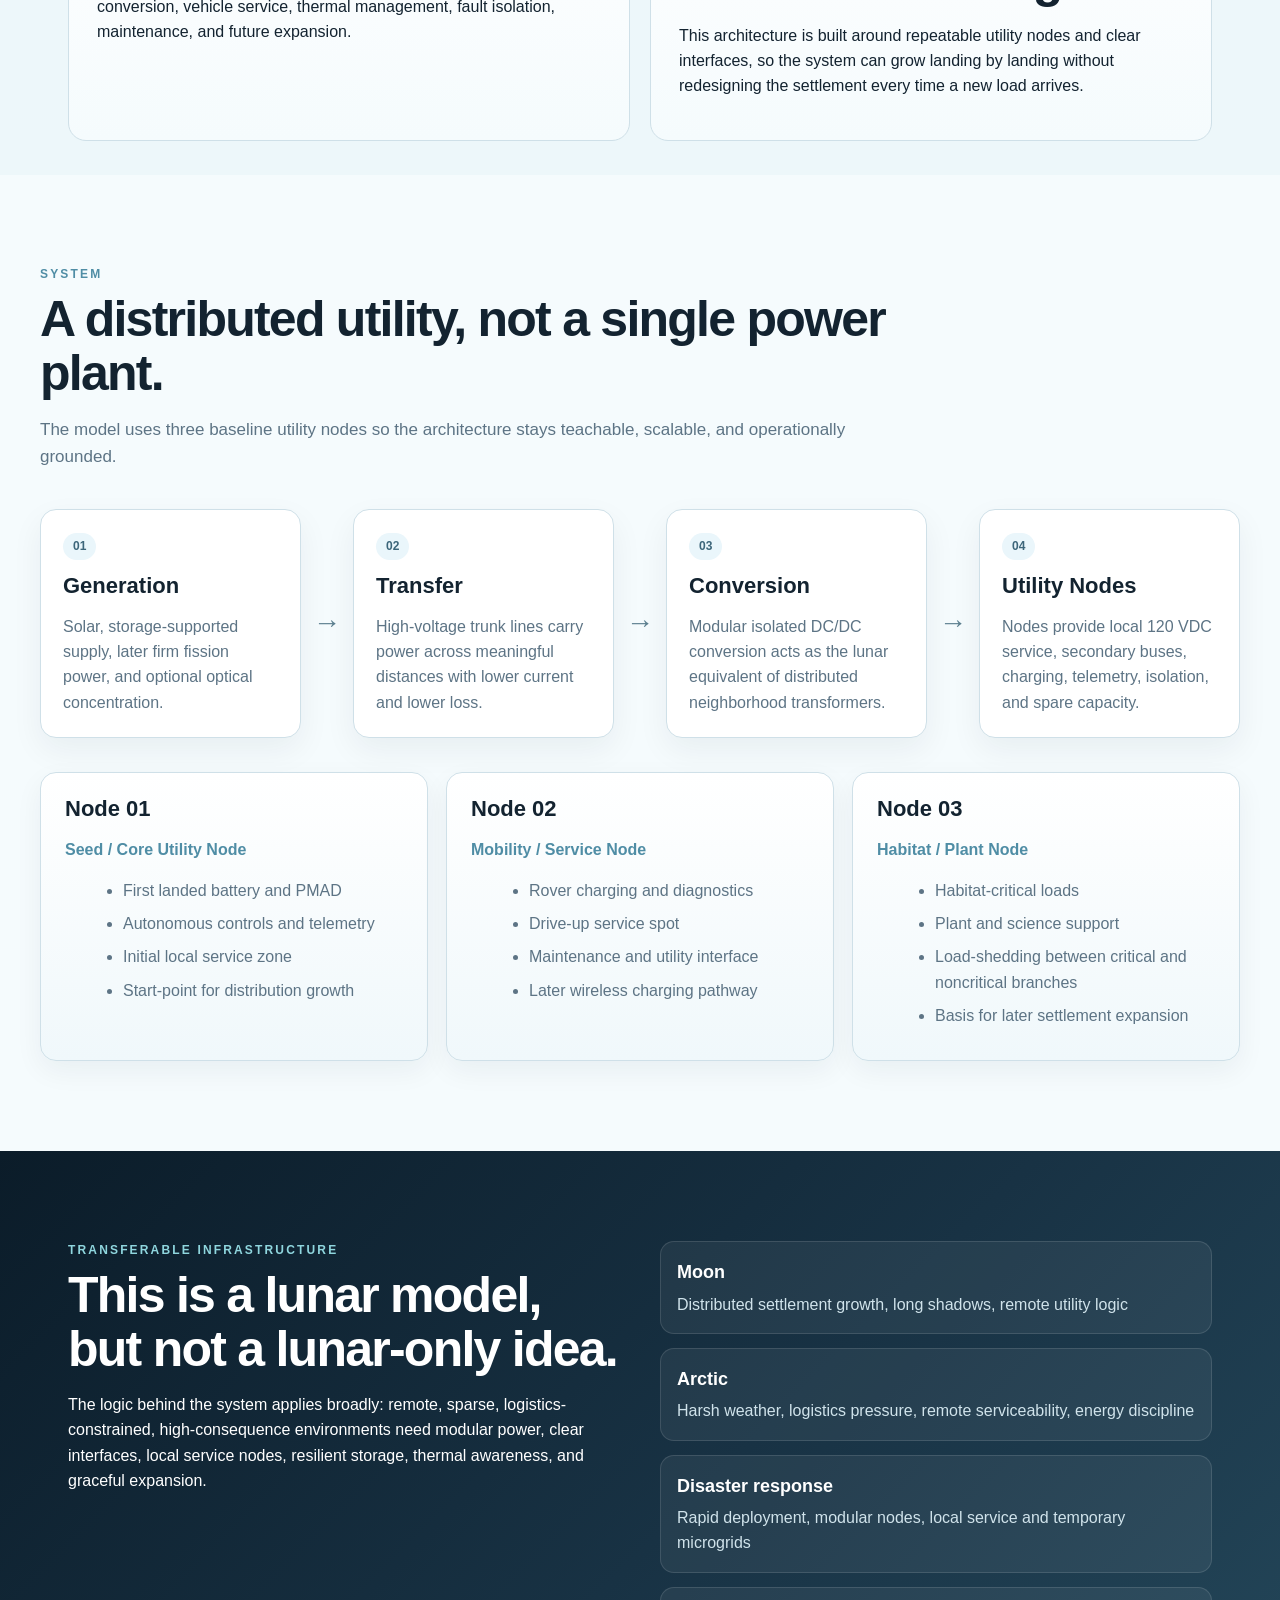
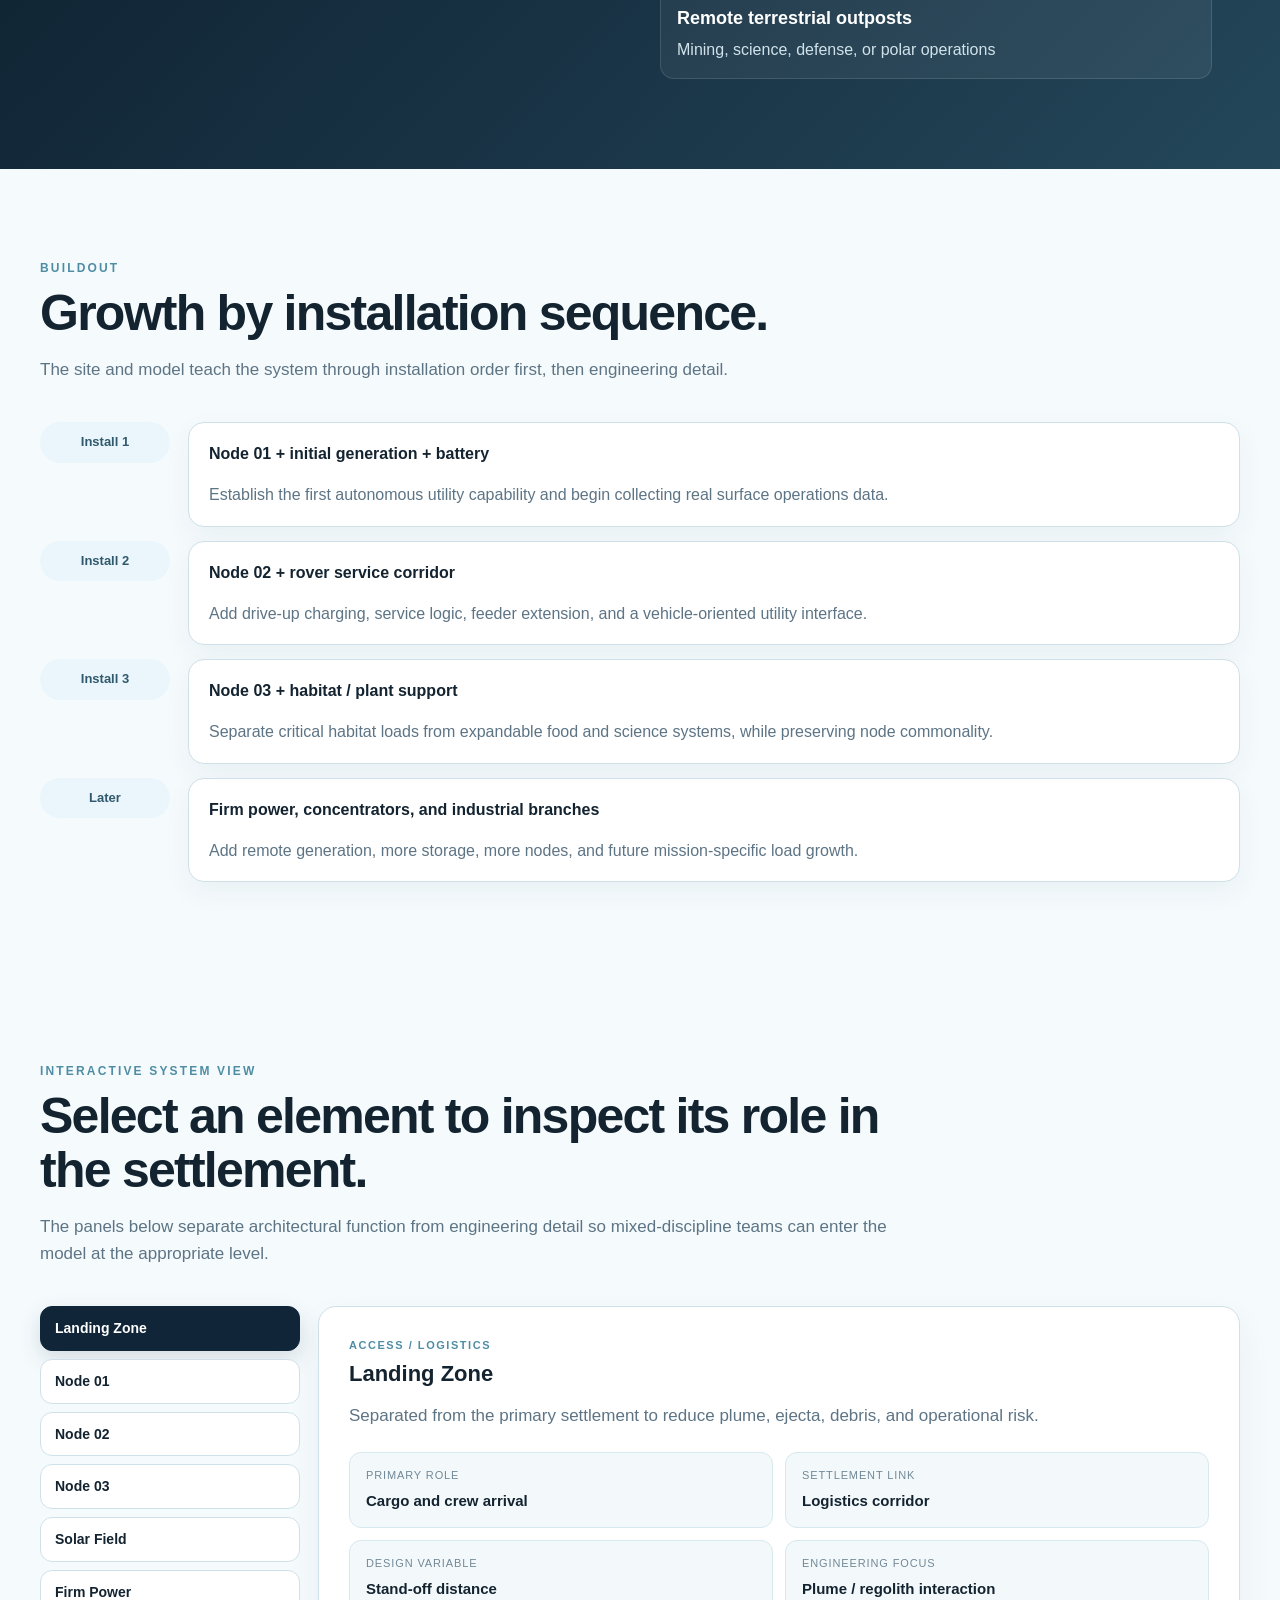
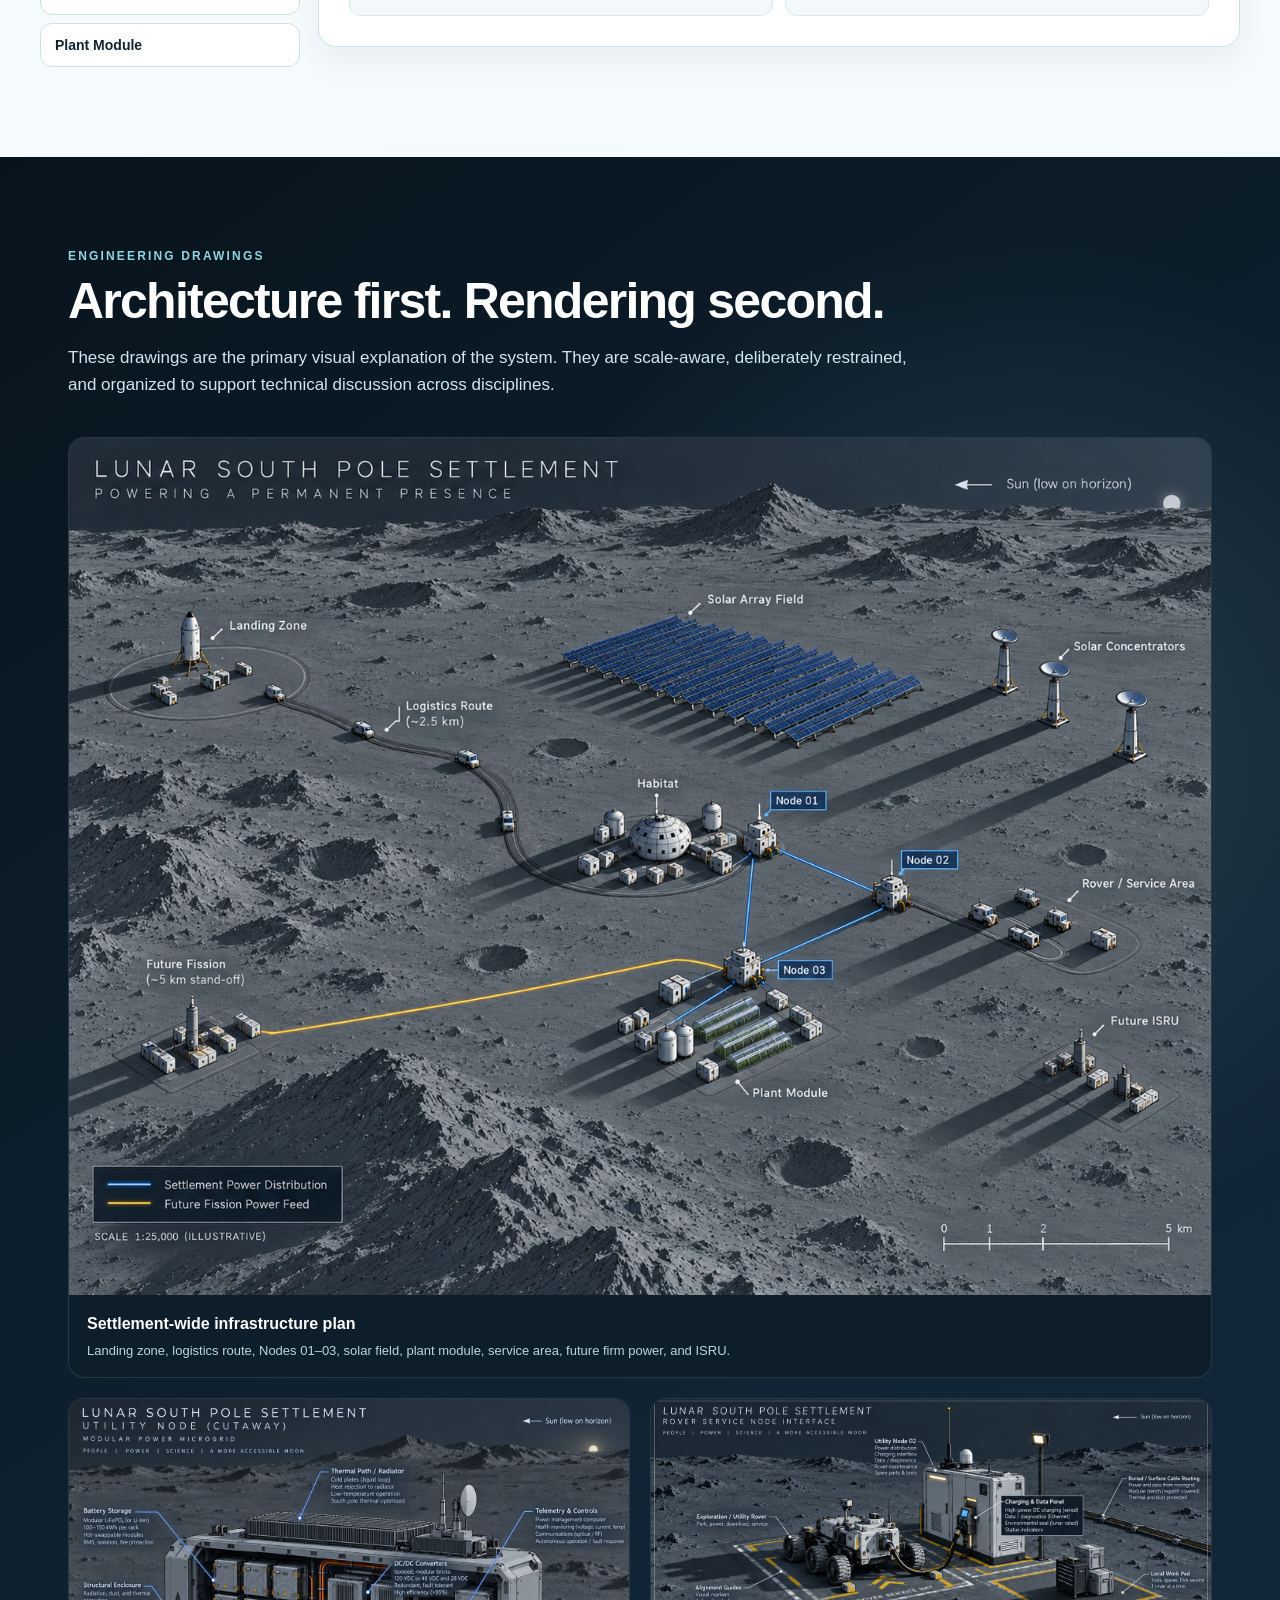
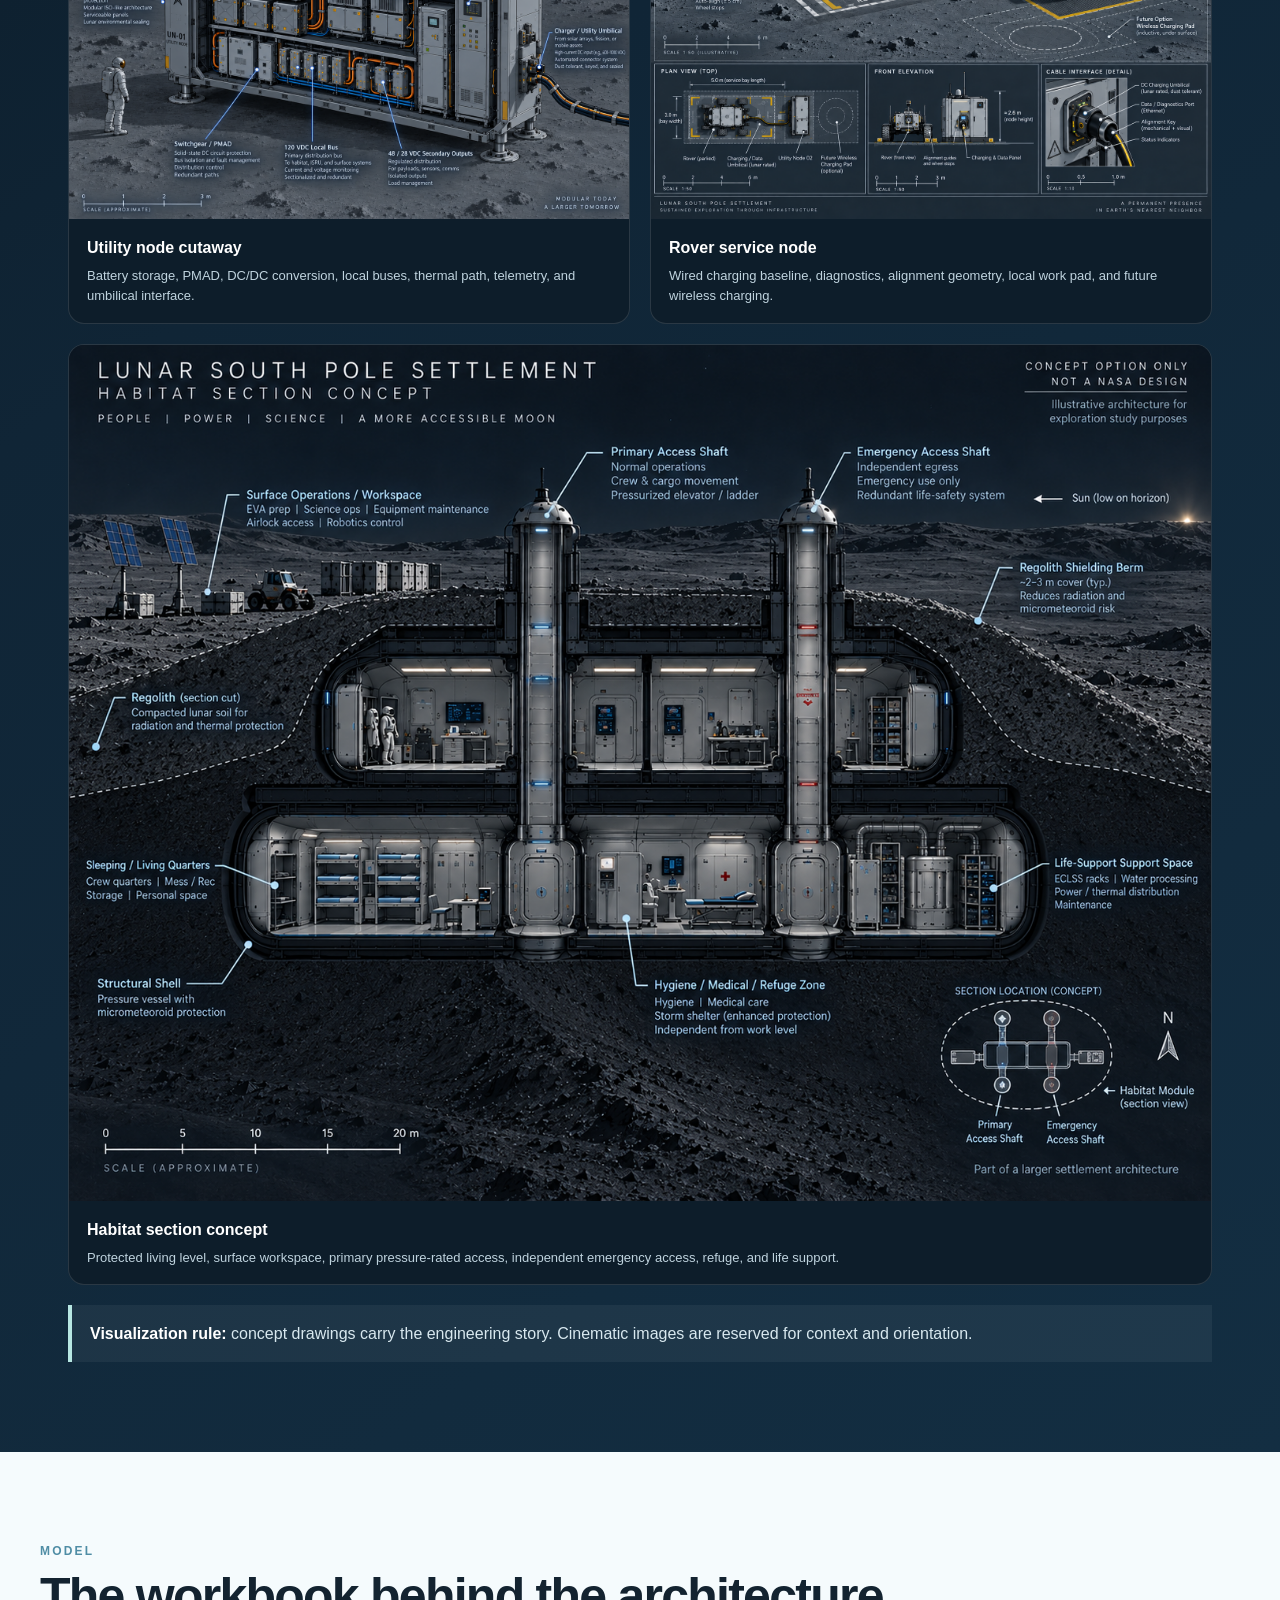
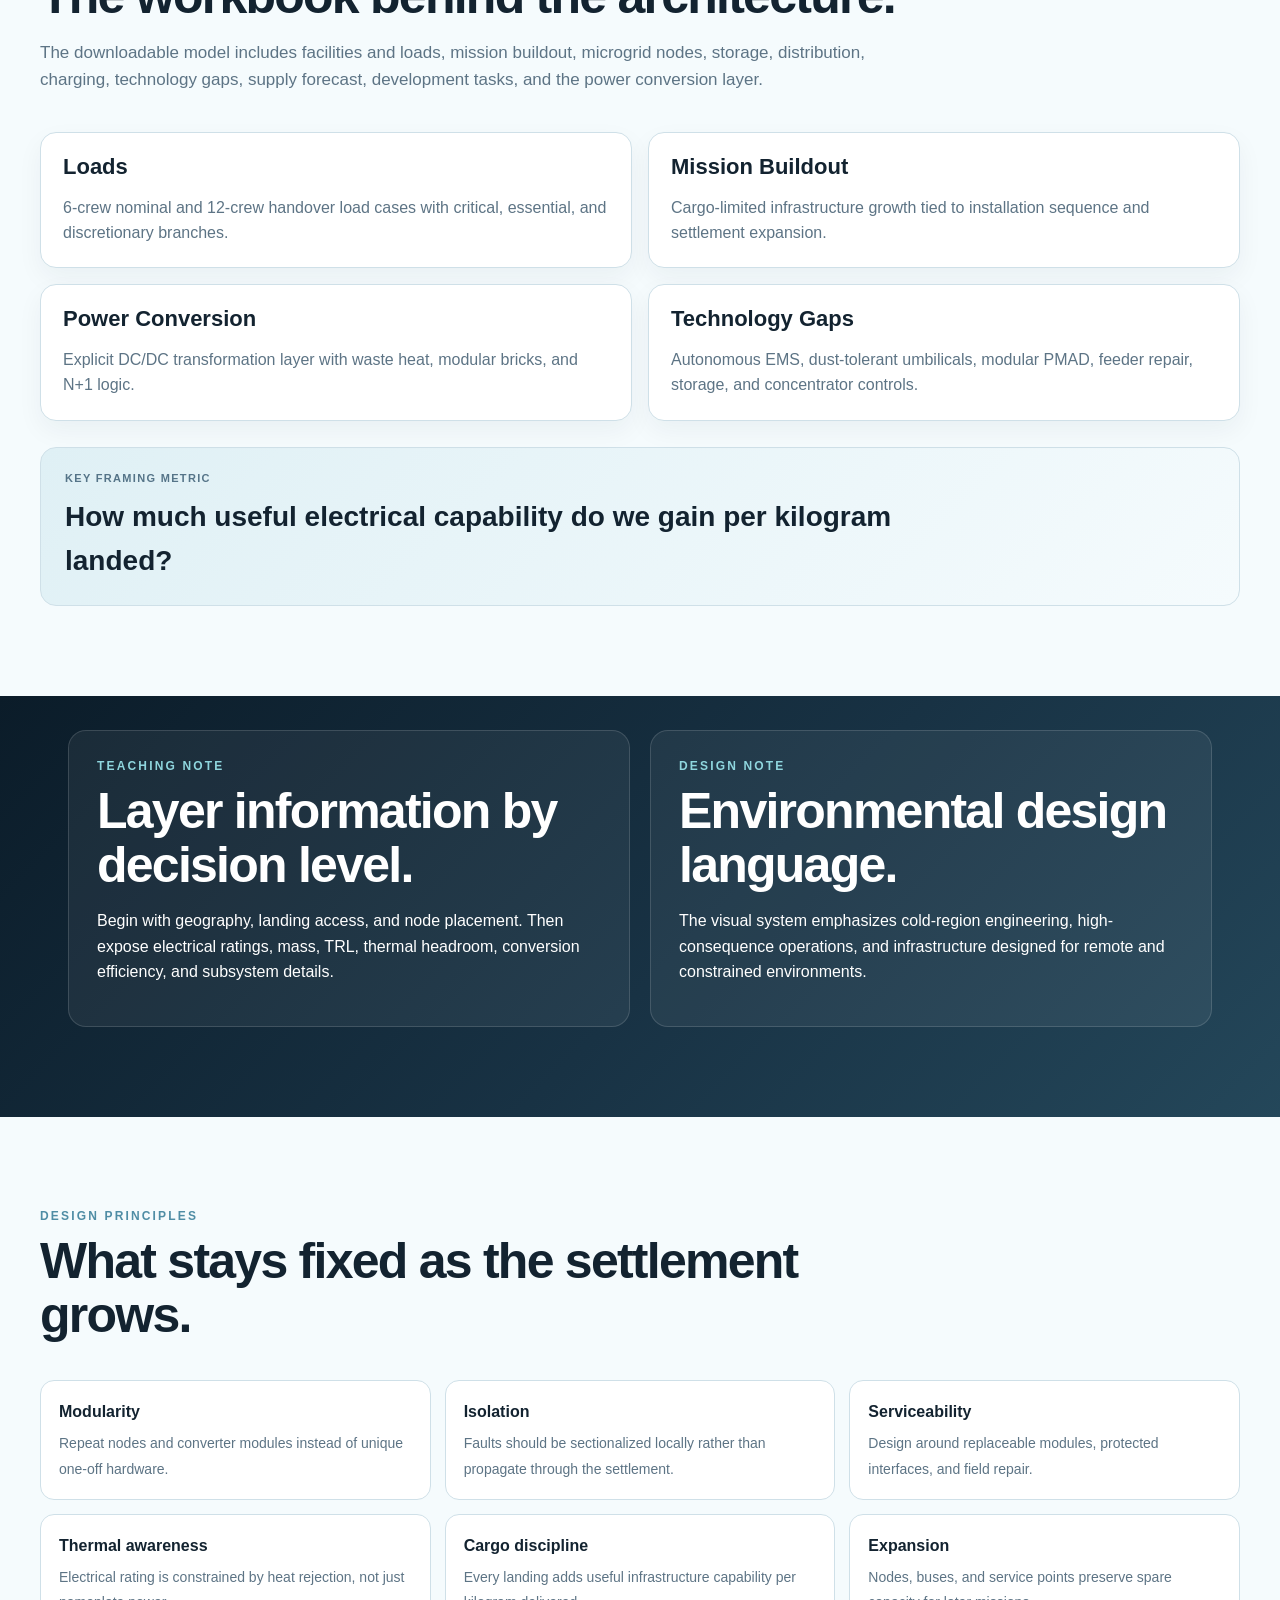
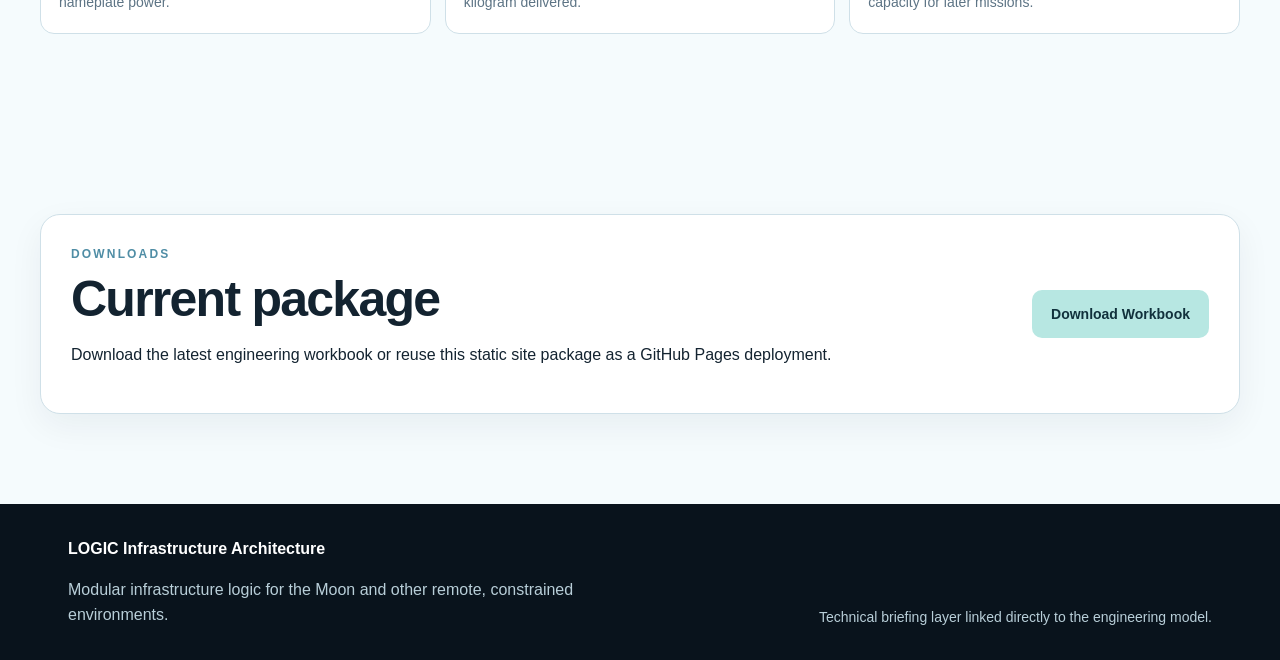
<file: LOGIC_Infrastructure_Website_v5/index.html>
<!doctype html>
<html lang="en">
<head>
  <meta charset="utf-8" />
  <meta name="viewport" content="width=device-width,initial-scale=1" />
  <meta name="description" content="LOGIC lunar infrastructure and modular power architecture. Transferable utility infrastructure for the Moon, polar environments, and remote outposts." />
  <title>LOGIC Infrastructure Architecture</title>
  <link rel="stylesheet" href="style.css" />
</head>
<body>
  <header class="site-header">
    <div class="wrap nav">
      <a class="brand" href="#top">
        <span class="brand-mark">L</span>
        <span class="brand-text">
          <strong>LOGIC</strong>
          <small>Infrastructure Architecture</small>
        </span>
      </a>
      <nav class="links">
        <a href="#system">System</a>
        <a href="#transferable">Transferable</a>
        <a href="#buildout">Buildout</a>
        <a href="#drilldown">Interactive</a>
        <a href="#model">Model</a>
        <a href="#graphics">Graphics</a>
        <a href="#downloads">Downloads</a>
      </nav>
    </div>
  </header>

  <main id="top">
    <section class="hero">
      <div class="wrap hero-grid">
        <div class="hero-copy">
          <p class="eyebrow">LOGIC • MODULAR INFRASTRUCTURE • ARCTIC PALETTE</p>
          <h1>Infrastructure we can take anywhere.</h1>
          <p class="lead">
            A modular utility architecture for the lunar south pole: generation, storage, conversion, distribution, charging, service, and growth built node by node.
          </p>
          <p class="sublead">
            The architecture is intentionally transferable to other remote, logistics-constrained environments.
          </p>
          <div class="hero-actions">
            <a class="btn primary" href="#system">Explore the architecture</a>
            <a class="btn secondary" href="LOGIC_Lunar_Surface_Power_Dashboard_v3.xlsx" download>Download the model</a>
          </div>
          <div class="hero-metrics">
            <div class="metric"><span>Nominal load</span><strong>12.5 kW</strong><small>6 crew</small></div>
            <div class="metric"><span>Handover load</span><strong>17.5 kW</strong><small>12 crew</small></div>
            <div class="metric"><span>Firm power</span><strong>40 kW-class</strong><small>2030+ reference</small></div>
            <div class="metric"><span>Cargo scaling</span><strong>12–15 t</strong><small>large delivery class</small></div>
          </div>
        </div>

        <div class="hero-visual">
          <img src="settlement_blueprint.png" alt="Lunar south pole settlement engineering drawing">
        </div>
      </div>
    </section>


    <section class="section context-strip">
      <div class="wrap context-grid">
        <div>
          <p class="eyebrow dark">CONTEXT RENDER</p>
          <h2>Use the render to orient. Use the drawings to engineer.</h2>
          <p>
            The rendering provides environmental context: low solar elevation, long shadows, distributed assets,
            and the physical separation between settlement functions.
          </p>
        </div>
        <img src="lunar_south_pole_settlement_microgrid.png" alt="Lunar settlement context rendering">
      </div>
    </section>

    <section class="section intro-band">
      <div class="wrap split-2">
        <div class="panel soft">
          <p class="eyebrow dark">BIG IDEA</p>
          <h2>Power is not one box.</h2>
          <p>
            It is a working utility: generation, storage, high-voltage transfer, local conversion,
            vehicle service, thermal management, fault isolation, maintenance, and future expansion.
          </p>
        </div>
        <div class="panel soft">
          <p class="eyebrow dark">WHY LOGIC</p>
          <h2>Start with infrastructure logic.</h2>
          <p>
            This architecture is built around repeatable utility nodes and clear interfaces, so the
            system can grow landing by landing without redesigning the settlement every time a new load arrives.
          </p>
        </div>
      </div>
    </section>

    <section class="section wrap" id="system">
      <div class="section-head">
        <p class="eyebrow dark">SYSTEM</p>
        <h2>A distributed utility, not a single power plant.</h2>
        <p>
          The model uses three baseline utility nodes so the architecture stays teachable, scalable,
          and operationally grounded.
        </p>
      </div>

      <div class="process-row">
        <div class="process-card">
          <span>01</span>
          <h3>Generation</h3>
          <p>Solar, storage-supported supply, later firm fission power, and optional optical concentration.</p>
        </div>
        <div class="connector">→</div>
        <div class="process-card">
          <span>02</span>
          <h3>Transfer</h3>
          <p>High-voltage trunk lines carry power across meaningful distances with lower current and lower loss.</p>
        </div>
        <div class="connector">→</div>
        <div class="process-card">
          <span>03</span>
          <h3>Conversion</h3>
          <p>Modular isolated DC/DC conversion acts as the lunar equivalent of distributed neighborhood transformers.</p>
        </div>
        <div class="connector">→</div>
        <div class="process-card">
          <span>04</span>
          <h3>Utility Nodes</h3>
          <p>Nodes provide local 120 VDC service, secondary buses, charging, telemetry, isolation, and spare capacity.</p>
        </div>
      </div>

      <div class="cards three">
        <article class="card ice">
          <h3>Node 01</h3>
          <p class="card-sub">Seed / Core Utility Node</p>
          <ul>
            <li>First landed battery and PMAD</li>
            <li>Autonomous controls and telemetry</li>
            <li>Initial local service zone</li>
            <li>Start-point for distribution growth</li>
          </ul>
        </article>
        <article class="card ice">
          <h3>Node 02</h3>
          <p class="card-sub">Mobility / Service Node</p>
          <ul>
            <li>Rover charging and diagnostics</li>
            <li>Drive-up service spot</li>
            <li>Maintenance and utility interface</li>
            <li>Later wireless charging pathway</li>
          </ul>
        </article>
        <article class="card ice">
          <h3>Node 03</h3>
          <p class="card-sub">Habitat / Plant Node</p>
          <ul>
            <li>Habitat-critical loads</li>
            <li>Plant and science support</li>
            <li>Load-shedding between critical and noncritical branches</li>
            <li>Basis for later settlement expansion</li>
          </ul>
        </article>
      </div>
    </section>

    <section class="section cold" id="transferable">
      <div class="wrap transferable-grid">
        <div>
          <p class="eyebrow">TRANSFERABLE INFRASTRUCTURE</p>
          <h2>This is a lunar model, but not a lunar-only idea.</h2>
          <p>
            The logic behind the system applies broadly: remote, sparse, logistics-constrained, high-consequence environments
            need modular power, clear interfaces, local service nodes, resilient storage, thermal awareness, and graceful expansion.
          </p>
        </div>
        <div class="transfer-list">
          <div><strong>Moon</strong><span>Distributed settlement growth, long shadows, remote utility logic</span></div>
          <div><strong>Arctic</strong><span>Harsh weather, logistics pressure, remote serviceability, energy discipline</span></div>
          <div><strong>Disaster response</strong><span>Rapid deployment, modular nodes, local service and temporary microgrids</span></div>
          <div><strong>Remote terrestrial outposts</strong><span>Mining, science, defense, or polar operations</span></div>
        </div>
      </div>
    </section>

    <section class="section wrap" id="buildout">
      <div class="section-head">
        <p class="eyebrow dark">BUILDOUT</p>
        <h2>Growth by installation sequence.</h2>
        <p>
          The site and model teach the system through installation order first, then engineering detail.
        </p>
      </div>

      <div class="timeline">
        <div class="time-item">
          <div class="time-tag">Install 1</div>
          <div class="time-body"><strong>Node 01 + initial generation + battery</strong><p>Establish the first autonomous utility capability and begin collecting real surface operations data.</p></div>
        </div>
        <div class="time-item">
          <div class="time-tag">Install 2</div>
          <div class="time-body"><strong>Node 02 + rover service corridor</strong><p>Add drive-up charging, service logic, feeder extension, and a vehicle-oriented utility interface.</p></div>
        </div>
        <div class="time-item">
          <div class="time-tag">Install 3</div>
          <div class="time-body"><strong>Node 03 + habitat / plant support</strong><p>Separate critical habitat loads from expandable food and science systems, while preserving node commonality.</p></div>
        </div>
        <div class="time-item">
          <div class="time-tag">Later</div>
          <div class="time-body"><strong>Firm power, concentrators, and industrial branches</strong><p>Add remote generation, more storage, more nodes, and future mission-specific load growth.</p></div>
        </div>
      </div>
    </section>


    <section class="section wrap" id="drilldown">
      <div class="section-head">
        <p class="eyebrow dark">INTERACTIVE SYSTEM VIEW</p>
        <h2>Select an element to inspect its role in the settlement.</h2>
        <p>
          The panels below separate architectural function from engineering detail so mixed-discipline teams
          can enter the model at the appropriate level.
        </p>
      </div>

      <div class="interactive-shell">
        <div class="interactive-menu" role="tablist" aria-label="Infrastructure elements">
          <button class="system-tab active" data-target="landing">Landing Zone</button>
          <button class="system-tab" data-target="node01">Node 01</button>
          <button class="system-tab" data-target="node02">Node 02</button>
          <button class="system-tab" data-target="node03">Node 03</button>
          <button class="system-tab" data-target="solar">Solar Field</button>
          <button class="system-tab" data-target="fission">Firm Power</button>
          <button class="system-tab" data-target="plant">Plant Module</button>
        </div>

        <div class="interactive-detail">
          <article class="system-panel active" id="panel-landing">
            <p class="panel-kicker">ACCESS / LOGISTICS</p>
            <h3>Landing Zone</h3>
            <p>Separated from the primary settlement to reduce plume, ejecta, debris, and operational risk.</p>
            <div class="detail-grid">
              <div><span>Primary role</span><strong>Cargo and crew arrival</strong></div>
              <div><span>Settlement link</span><strong>Logistics corridor</strong></div>
              <div><span>Design variable</span><strong>Stand-off distance</strong></div>
              <div><span>Engineering focus</span><strong>Plume / regolith interaction</strong></div>
            </div>
          </article>

          <article class="system-panel" id="panel-node01">
            <p class="panel-kicker">INSTALLED FIRST</p>
            <h3>Utility Node 01 — Seed / Core</h3>
            <p>Establishes the first autonomous electrical utility capability before the settlement becomes crew-dependent.</p>
            <div class="detail-grid">
              <div><span>Battery</span><strong>50–150 kWh class</strong></div>
              <div><span>Local bus</span><strong>120 VDC</strong></div>
              <div><span>Conversion</span><strong>Isolated DC/DC</strong></div>
              <div><span>Controls</span><strong>Autonomous EMS + telemetry</strong></div>
            </div>
          </article>

          <article class="system-panel" id="panel-node02">
            <p class="panel-kicker">INSTALLED SECOND</p>
            <h3>Utility Node 02 — Mobility / Service</h3>
            <p>Supports rover turnaround, charging, diagnostics, maintenance, and future automated utility service.</p>
            <div class="detail-grid">
              <div><span>Early charging</span><strong>Wired umbilical</strong></div>
              <div><span>Later charging</span><strong>Wireless / proximity</strong></div>
              <div><span>Priority</span><strong>Mobility resilience</strong></div>
              <div><span>Key gap</span><strong>Dust-tolerant connection</strong></div>
            </div>
          </article>

          <article class="system-panel" id="panel-node03">
            <p class="panel-kicker">INSTALLED THIRD</p>
            <h3>Utility Node 03 — Habitat / Plant</h3>
            <p>Separates crew-critical power from expandable plant, science, and discretionary loads.</p>
            <div class="detail-grid">
              <div><span>Critical loads</span><strong>ECLSS / thermal / comms</strong></div>
              <div><span>Flexible loads</span><strong>Plant lighting / science</strong></div>
              <div><span>Redundancy</span><strong>N+1 conversion target</strong></div>
              <div><span>Expansion</span><strong>Plant + habitat branches</strong></div>
            </div>
          </article>

          <article class="system-panel" id="panel-solar">
            <p class="panel-kicker">VARIABLE GENERATION</p>
            <h3>Solar Field and Concentrators</h3>
            <p>Low solar elevation makes siting, orientation, shadowing, and actuator control fundamental design inputs.</p>
            <div class="detail-grid">
              <div><span>Primary use</span><strong>Electrical generation</strong></div>
              <div><span>Optical use</span><strong>Plant / thermal support</strong></div>
              <div><span>Safe state</span><strong>Defocused / shuttered</strong></div>
              <div><span>Key control</span><strong>Sun-track + exclusion logic</strong></div>
            </div>
          </article>

          <article class="system-panel" id="panel-fission">
            <p class="panel-kicker">FIRM GENERATION</p>
            <h3>Future Firm-Power Node</h3>
            <p>Provides baseload capacity independent of local illumination, with stand-off and feeder routing treated as architecture variables.</p>
            <div class="detail-grid">
              <div><span>Reference class</span><strong>40 kW</strong></div>
              <div><span>Connection</span><strong>HV feeder</strong></div>
              <div><span>Local conversion</span><strong>Near load centers</strong></div>
              <div><span>Design focus</span><strong>Mass / shielding / stand-off</strong></div>
            </div>
          </article>

          <article class="system-panel" id="panel-plant">
            <p class="panel-kicker">EXPANDABLE LOAD</p>
            <h3>Plant Module</h3>
            <p>Starts small, expands in repeatable increments, and uses load shedding plus optical sunlight where practical.</p>
            <div class="detail-grid">
              <div><span>Initial crop area</span><strong>25–50 m²</strong></div>
              <div><span>Expansion</span><strong>100 m²+</strong></div>
              <div><span>Protected loads</span><strong>Pumps / controls / thermal</strong></div>
              <div><span>Flexible loads</span><strong>Lighting</strong></div>
            </div>
          </article>
        </div>
      </div>
    </section>

    
    <section class="section map-block" id="graphics">
      <div class="wrap">
        <div class="section-head light">
          <p class="eyebrow">ENGINEERING DRAWINGS</p>
          <h2>Architecture first. Rendering second.</h2>
          <p>
            These drawings are the primary visual explanation of the system. They are scale-aware,
            deliberately restrained, and organized to support technical discussion across disciplines.
          </p>
        </div>

        <div class="drawing-grid">
          <figure class="drawing-card feature">
            <img src="settlement_blueprint.png" alt="Settlement-wide engineering drawing">
            <figcaption>
              <strong>Settlement-wide infrastructure plan</strong>
              <span>Landing zone, logistics route, Nodes 01–03, solar field, plant module, service area, future firm power, and ISRU.</span>
            </figcaption>
          </figure>

          <figure class="drawing-card">
            <img src="utility_node_cutaway.png" alt="Utility node engineering cutaway">
            <figcaption>
              <strong>Utility node cutaway</strong>
              <span>Battery storage, PMAD, DC/DC conversion, local buses, thermal path, telemetry, and umbilical interface.</span>
            </figcaption>
          </figure>

          <figure class="drawing-card">
            <img src="rover_service_blueprint.png" alt="Rover service node interface drawing">
            <figcaption>
              <strong>Rover service node</strong>
              <span>Wired charging baseline, diagnostics, alignment geometry, local work pad, and future wireless charging.</span>
            </figcaption>
          </figure>

          <figure class="drawing-card feature">
            <img src="habitat_blueprint.png" alt="Habitat section with primary and emergency access shafts">
            <figcaption>
              <strong>Habitat section concept</strong>
              <span>Protected living level, surface workspace, primary pressure-rated access, independent emergency access, refuge, and life support.</span>
            </figcaption>
          </figure>
        </div>

        <div class="visual-note">
          <strong>Visualization rule:</strong>
          concept drawings carry the engineering story. Cinematic images are reserved for context and orientation.
        </div>
      </div>
    </section>


    <section class="section wrap" id="model">
      <div class="section-head">
        <p class="eyebrow dark">MODEL</p>
        <h2>The workbook behind the architecture.</h2>
        <p>
          The downloadable model includes facilities and loads, mission buildout, microgrid nodes, storage,
          distribution, charging, technology gaps, supply forecast, development tasks, and the power conversion layer.
        </p>
      </div>

      <div class="model-grid">
        <div class="model-card">
          <h3>Loads</h3>
          <p>6-crew nominal and 12-crew handover load cases with critical, essential, and discretionary branches.</p>
        </div>
        <div class="model-card">
          <h3>Mission Buildout</h3>
          <p>Cargo-limited infrastructure growth tied to installation sequence and settlement expansion.</p>
        </div>
        <div class="model-card">
          <h3>Power Conversion</h3>
          <p>Explicit DC/DC transformation layer with waste heat, modular bricks, and N+1 logic.</p>
        </div>
        <div class="model-card">
          <h3>Technology Gaps</h3>
          <p>Autonomous EMS, dust-tolerant umbilicals, modular PMAD, feeder repair, storage, and concentrator controls.</p>
        </div>
      </div>

      <div class="quote-band">
        <span>Key framing metric</span>
        <strong>How much useful electrical capability do we gain per kilogram landed?</strong>
      </div>
    </section>

    <section class="section cold second-cold">
      <div class="wrap split-2">
        <div class="panel frost">
          <p class="eyebrow">TEACHING NOTE</p>
          <h2>Layer information by decision level.</h2>
          <p>
            Begin with geography, landing access, and node placement. Then expose electrical ratings, mass, TRL, thermal headroom, conversion efficiency, and subsystem details.
          </p>
        </div>
        <div class="panel frost">
          <p class="eyebrow">DESIGN NOTE</p>
          <h2>Environmental design language.</h2>
          <p>
            The visual system emphasizes cold-region engineering, high-consequence operations, and infrastructure designed for remote and constrained environments.
          </p>
        </div>
      </div>
    </section>


    <section class="section wrap" id="principles">
      <div class="section-head">
        <p class="eyebrow dark">DESIGN PRINCIPLES</p>
        <h2>What stays fixed as the settlement grows.</h2>
      </div>
      <div class="principle-grid">
        <div><strong>Modularity</strong><span>Repeat nodes and converter modules instead of unique one-off hardware.</span></div>
        <div><strong>Isolation</strong><span>Faults should be sectionalized locally rather than propagate through the settlement.</span></div>
        <div><strong>Serviceability</strong><span>Design around replaceable modules, protected interfaces, and field repair.</span></div>
        <div><strong>Thermal awareness</strong><span>Electrical rating is constrained by heat rejection, not just nameplate power.</span></div>
        <div><strong>Cargo discipline</strong><span>Every landing adds useful infrastructure capability per kilogram delivered.</span></div>
        <div><strong>Expansion</strong><span>Nodes, buses, and service points preserve spare capacity for later missions.</span></div>
      </div>
    </section>

    <section class="section wrap" id="downloads">
      <div class="download-box">
        <div>
          <p class="eyebrow dark">DOWNLOADS</p>
          <h2>Current package</h2>
          <p>
            Download the latest engineering workbook or reuse this static site package as a GitHub Pages deployment.
          </p>
        </div>
        <div class="download-actions">
          <a class="btn primary" href="LOGIC_Lunar_Surface_Power_Dashboard_v3.xlsx" download>Download Workbook</a>
        </div>
      </div>
    </section>
  </main>

  <footer>
    <div class="wrap footer">
      <div>
        <strong>LOGIC Infrastructure Architecture</strong>
        <p>Modular infrastructure logic for the Moon and other remote, constrained environments.</p>
      </div>
      <div class="foot-right">
        Technical briefing layer linked directly to the engineering model.
      </div>
    </div>
  </footer>

<script>
document.querySelectorAll('.system-tab').forEach(btn => {
  btn.addEventListener('click', () => {
    document.querySelectorAll('.system-tab').forEach(b => b.classList.remove('active'));
    document.querySelectorAll('.system-panel').forEach(p => p.classList.remove('active'));
    btn.classList.add('active');
    const panel = document.getElementById('panel-' + btn.dataset.target);
    if (panel) panel.classList.add('active');
  });
});
</script>

</body>
</html>
</file>
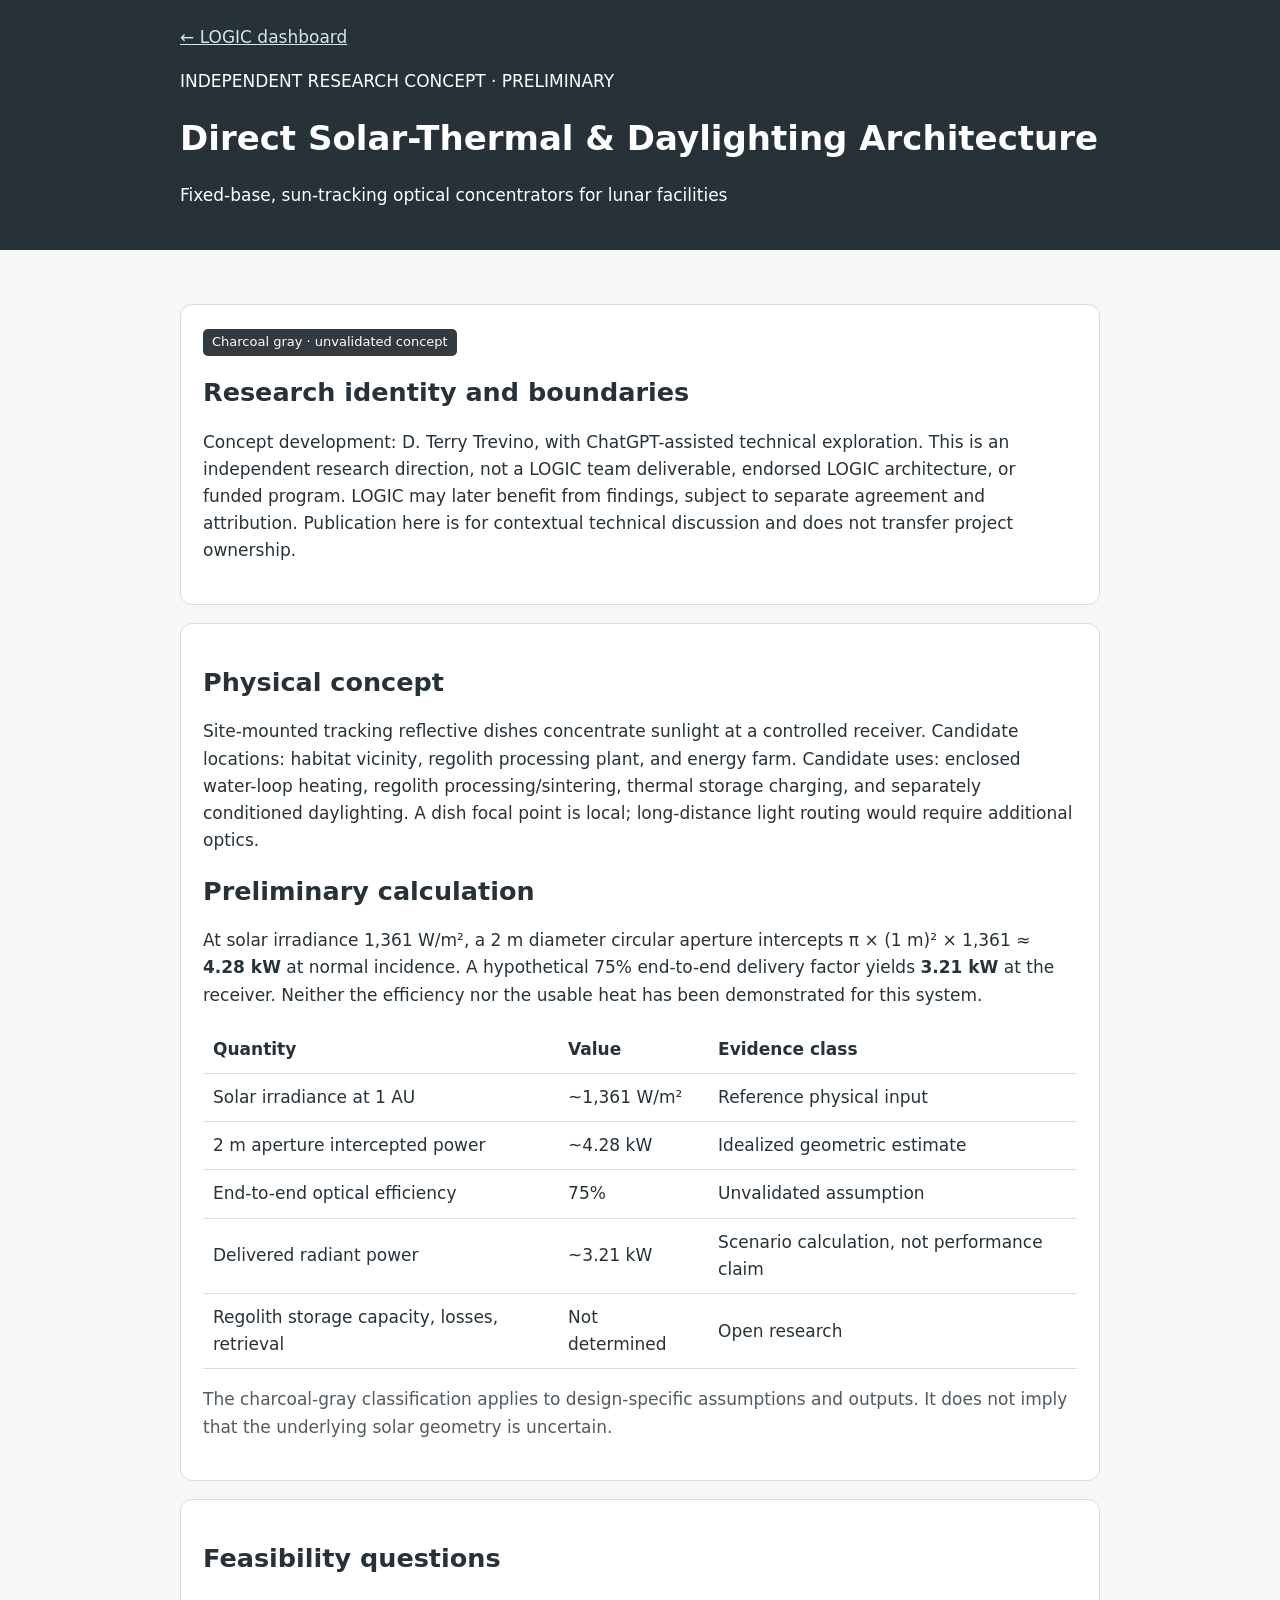
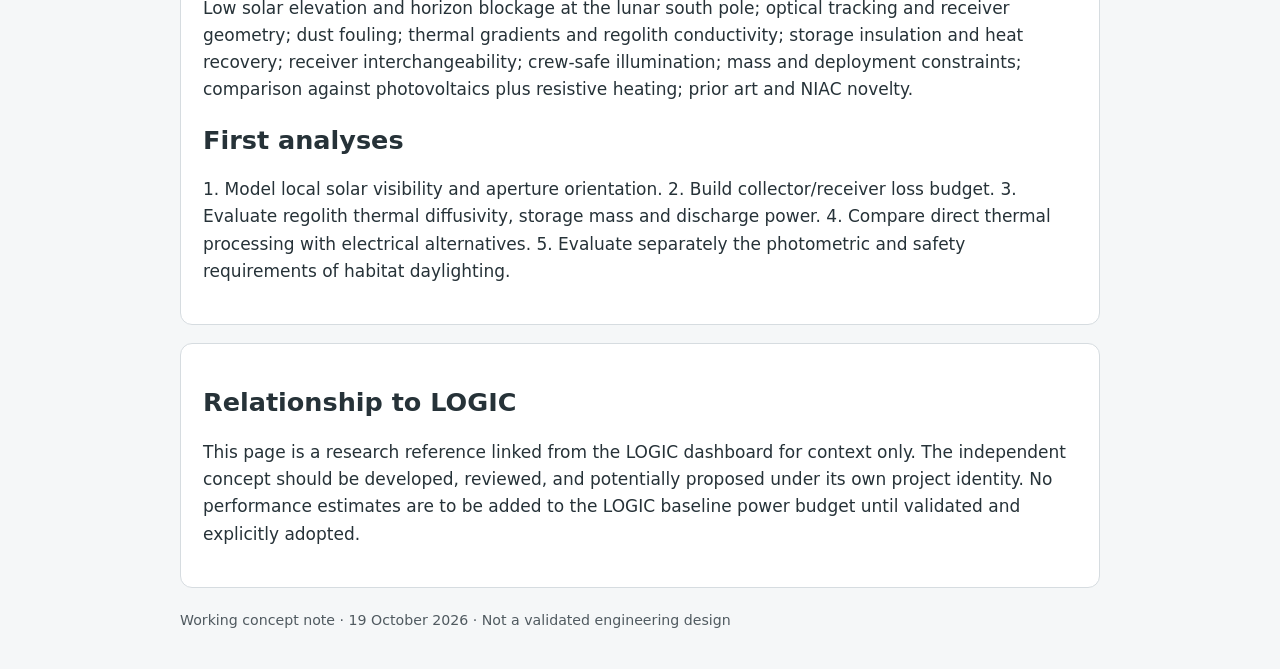
<file: independent-solar-thermal.html>
<!doctype html><html lang="en"><head><meta charset="utf-8"><meta name="viewport" content="width=device-width,initial-scale=1"><title>Independent Research | Lunar Solar-Thermal Architecture</title><style>body{font:17px/1.6 system-ui;background:#f5f7f8;color:#263238;margin:0}main{max-width:920px;margin:auto;padding:36px 22px}h1,h2{line-height:1.2}header{background:#263238;color:white;padding:24px}header a{color:#d4e7ef}section{background:white;border:1px solid #d6dce0;border-radius:12px;padding:22px;margin:18px 0}.muted{color:#505a60}.tag{display:inline-block;background:#343b40;color:white;border-radius:5px;padding:3px 9px;font-size:13px}table{width:100%;border-collapse:collapse}td,th{padding:10px;border-bottom:1px solid #ddd;text-align:left}small{color:#505a60}</style></head><body><header><main style="padding:0"><a href="index.html">← LOGIC dashboard</a><p>INDEPENDENT RESEARCH CONCEPT · PRELIMINARY</p><h1>Direct Solar-Thermal & Daylighting Architecture</h1><p>Fixed-base, sun-tracking optical concentrators for lunar facilities</p></main></header><main><section><span class="tag">Charcoal gray · unvalidated concept</span><h2>Research identity and boundaries</h2><p>Concept development: D. Terry Trevino, with ChatGPT-assisted technical exploration. This is an independent research direction, not a LOGIC team deliverable, endorsed LOGIC architecture, or funded program. LOGIC may later benefit from findings, subject to separate agreement and attribution. Publication here is for contextual technical discussion and does not transfer project ownership.</p></section><section><h2>Physical concept</h2><p>Site-mounted tracking reflective dishes concentrate sunlight at a controlled receiver. Candidate locations: habitat vicinity, regolith processing plant, and energy farm. Candidate uses: enclosed water-loop heating, regolith processing/sintering, thermal storage charging, and separately conditioned daylighting. A dish focal point is local; long-distance light routing would require additional optics.</p><h2>Preliminary calculation</h2><p>At solar irradiance 1,361 W/m², a 2 m diameter circular aperture intercepts π × (1 m)² × 1,361 ≈ <strong>4.28 kW</strong> at normal incidence. A hypothetical 75% end-to-end delivery factor yields <strong>3.21 kW</strong> at the receiver. Neither the efficiency nor the usable heat has been demonstrated for this system.</p><table><tr><th>Quantity</th><th>Value</th><th>Evidence class</th></tr><tr><td>Solar irradiance at 1 AU</td><td>~1,361 W/m²</td><td>Reference physical input</td></tr><tr><td>2 m aperture intercepted power</td><td>~4.28 kW</td><td>Idealized geometric estimate</td></tr><tr><td>End-to-end optical efficiency</td><td>75%</td><td>Unvalidated assumption</td></tr><tr><td>Delivered radiant power</td><td>~3.21 kW</td><td>Scenario calculation, not performance claim</td></tr><tr><td>Regolith storage capacity, losses, retrieval</td><td>Not determined</td><td>Open research</td></tr></table><p class="muted">The charcoal-gray classification applies to design-specific assumptions and outputs. It does not imply that the underlying solar geometry is uncertain.</p></section><section><h2>Feasibility questions</h2><p>Low solar elevation and horizon blockage at the lunar south pole; optical tracking and receiver geometry; dust fouling; thermal gradients and regolith conductivity; storage insulation and heat recovery; receiver interchangeability; crew-safe illumination; mass and deployment constraints; comparison against photovoltaics plus resistive heating; prior art and NIAC novelty.</p><h2>First analyses</h2><p>1. Model local solar visibility and aperture orientation. 2. Build collector/receiver loss budget. 3. Evaluate regolith thermal diffusivity, storage mass and discharge power. 4. Compare direct thermal processing with electrical alternatives. 5. Evaluate separately the photometric and safety requirements of habitat daylighting.</p></section><section><h2>Relationship to LOGIC</h2><p>This page is a research reference linked from the LOGIC dashboard for context only. The independent concept should be developed, reviewed, and potentially proposed under its own project identity. No performance estimates are to be added to the LOGIC baseline power budget until validated and explicitly adopted.</p></section><small>Working concept note · 19 October 2026 · Not a validated engineering design</small></main></body></html>
</file>
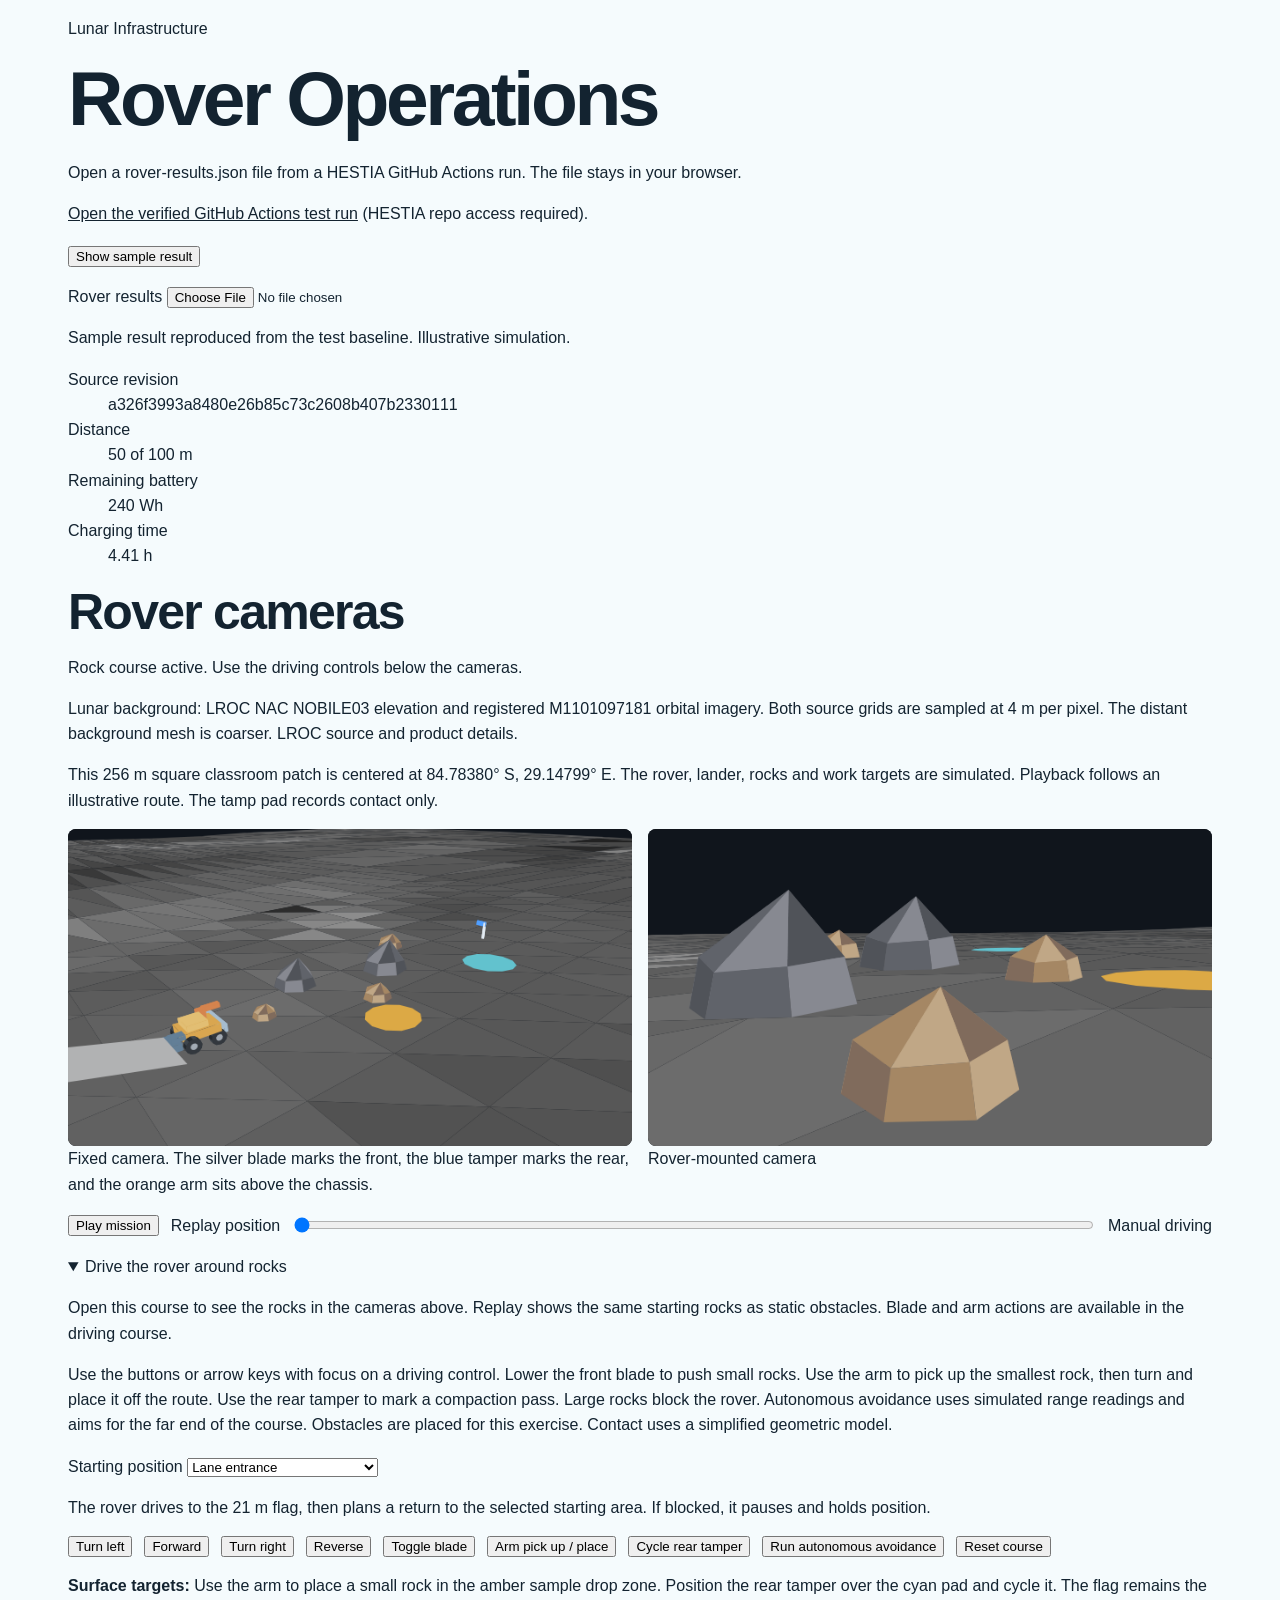
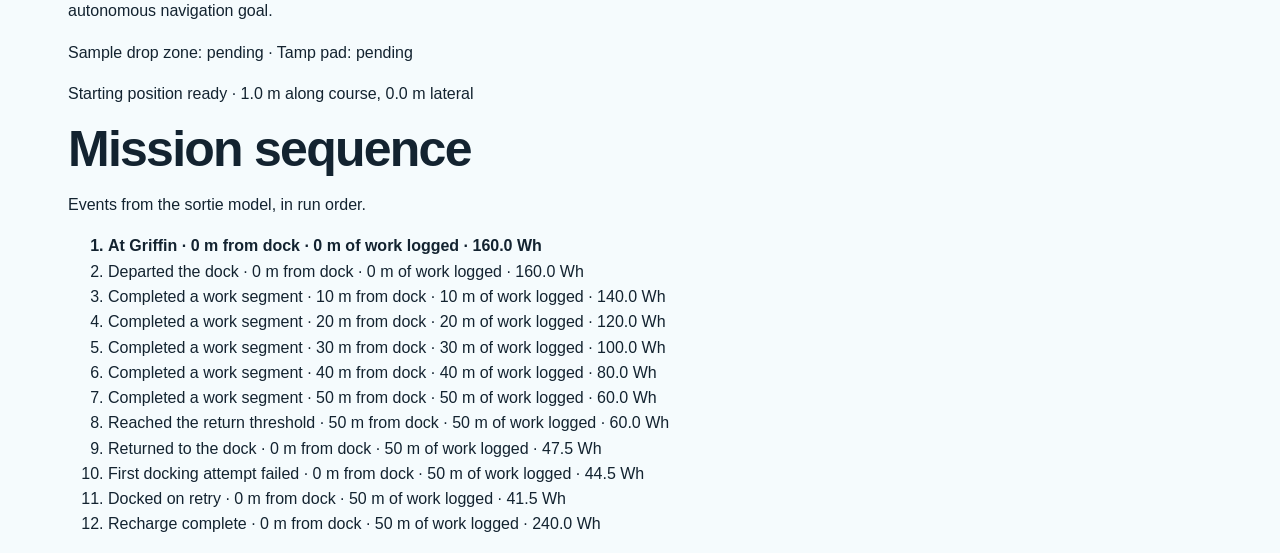
<file: rover-operations.html>
<!doctype html>
<html lang="en">
<head>
<meta charset="utf-8">
<meta name="viewport" content="width=device-width, initial-scale=1">
<title>Rover Operations | Lunar Infrastructure</title>
<link rel="stylesheet" href="style.css">
<style>
.replay-views{display:grid;grid-template-columns:repeat(2,minmax(0,1fr));gap:1rem}
.replay-views figure{margin:0}
.replay-views canvas{display:block;width:100%;height:auto;background:#10151c;border-radius:8px}
.replay-controls{display:flex;align-items:center;flex-wrap:wrap;gap:.75rem;margin:1rem 0}
.replay-controls input{flex:1;min-width:9rem}
#trace li[aria-current]{font-weight:bold}
@media(max-width:720px){.replay-views{grid-template-columns:1fr}}
</style>
</head>
<body>
<main class="wrap">
<p><a href="index.html">Lunar Infrastructure</a></p>
<h1>Rover Operations</h1>
<p>Open a rover-results.json file from a HESTIA GitHub Actions run. The file stays in your browser.</p>
<p><a href="https://github.com/terrytrevino/hestia-rover/actions/runs/45090529383"><u>Open the verified GitHub Actions test run</u></a> (HESTIA repo access required).</p>
<p><button type="button" id="sample">Show sample result</button></p>
<label>Rover results <input type="file" accept=".json,application/json"></label>
<p id="status" role="status"></p>
<dl id="metrics"></dl>
<h2>Rover cameras</h2>
<p id="camera-mode">Rock course active. The first tan rock is straight ahead. The driving controls are below the cameras.</p>
<p>Lunar background: LROC NAC NOBILE03 elevation and registered M1101097181 orbital imagery. Both source grids are sampled at 4 m per pixel. The distant background mesh is coarser. <a href="https://data.lroc.im-ldi.com/lroc/view_rdr/NAC_DTM_NOBILE03">LROC source and product details</a>.</p>
<p>This 256 m square classroom patch is centered at 84.78380° S, 29.14799° E. The rover, lander, rocks and work targets are simulated. Playback follows an illustrative route. The tamp pad records contact only.</p>
<div class="replay-views">
  <figure><canvas id="fixed-view" width="640" height="360" aria-label="Fixed camera terrain visualization"></canvas><figcaption>Fixed camera. The silver blade marks the front, the blue tamper marks the rear, and the orange arm sits above the chassis.</figcaption></figure>
  <figure><canvas id="rover-view" width="640" height="360" aria-label="Rover-mounted camera terrain visualization"></canvas><figcaption>Rover-mounted camera</figcaption></figure>
</div>
<div class="replay-controls">
  <button type="button" id="replay-toggle" disabled>Play mission</button>
  <label for="replay-position">Replay position</label>
  <input type="range" id="replay-position" min="0" max="1" step=".01" value="0" disabled>
  <output id="replay-event"></output>
</div>
<details id="drive-mode">
  <summary>Drive the rover around rocks</summary>
  <p>Open this course to see the rocks in the cameras above. Replay shows the same starting rocks as static obstacles. Blade and arm actions are available in the driving course.</p>
  <p>Use the buttons or arrow keys with focus on a driving control. Lower the front blade to push small rocks. Use the arm to pick up the smallest rock, then turn and place it off the route. Use the rear tamper to mark a compaction pass. Large rocks block the rover. Autonomous avoidance uses simulated range readings and aims for the far end of the course. Obstacles are placed for this exercise. Contact uses a simplified geometric model.</p>
  <label for="course-start">Starting position</label>
  <select id="course-start">
    <option value="lane">Lane entrance</option>
    <option value="south">Near first cluster · south side</option>
    <option value="north">Midcourse · north side</option>
  </select>
  <p>The rover drives to the 21 m flag, then plans a return to the selected starting area. If blocked, it pauses and holds position.</p>
  <div class="replay-controls" id="drive-controls">
    <button type="button" data-drive="left">Turn left</button>
    <button type="button" data-drive="forward">Forward</button>
    <button type="button" data-drive="right">Turn right</button>
    <button type="button" data-drive="back">Reverse</button>
    <button type="button" data-drive="blade">Toggle blade</button>
    <button type="button" data-drive="arm">Arm pick up / place</button>
    <button type="button" data-drive="tamper">Cycle rear tamper</button>
    <button type="button" data-drive="auto" aria-pressed="false">Run autonomous avoidance</button>
    <button type="button" data-drive="reset">Reset course</button>
  </div>
  <p><strong>Surface targets:</strong> Use the arm to place a small rock in the amber sample drop zone. Position the rear tamper over the cyan pad and cycle it. The flag remains the autonomous navigation goal.</p>
  <p id="work-status"></p>
  <p id="drive-status" role="status"></p>
</details>
<h2>Mission sequence</h2>
<p id="trace-note">Events from the sortie model, in run order.</p>
<ol id="trace"></ol>
</main>
<script>
const input = document.querySelector('input');
const metrics = document.querySelector('#metrics');
const status = document.querySelector('#status');
const trace = document.querySelector('#trace');
const traceNote = document.querySelector('#trace-note');
const eventLabels = {
  at_griffin: 'At Griffin', undocked: 'Departed the dock',
  work_segment_logged: 'Completed a work segment', return_threshold: 'Reached the return threshold',
  returned: 'Returned to the dock', dock_failed: 'First docking attempt failed',
  docked_on_retry: 'Docked on retry', charged: 'Recharge complete',
  night_hold: 'Held at Griffin overnight',
  insufficient_energy_to_depart: 'Held at Griffin due to low battery'
};
const elevations = [1.49,1.54,1.58,1.65,1.69,1.68,1.64,1.54,1.45,1.31,1.16,1,0.84,0.68,0.56,0.5,0.51,0.58,0.73,0.88,1.01,1.09,1.18,1.25,1.32,1.37,1.43,1.52,1.51,1.47,1.41,1.34,1.3,1.29,1.29,1.24,1.17,1.05,0.93,0.81,0.71,0.59,0.48,0.37,0.32,0.32,0.36,0.46,0.56,0.63,0.62,0.55,0.46,0.39,0.36,0.34,0.34,0.32,0.3,0.25,0.18,0.11,0.05,0,1.55,1.55,1.59,1.65,1.71,1.75,1.73,1.68,1.62,1.53,1.41,1.26,1.11,0.96,0.86,0.8,0.78,0.82,0.92,0.99,1.08,1.16,1.25,1.31,1.39,1.46,1.53,1.52,1.6,1.53,1.44,1.42,1.37,1.31,1.31,1.28,1.2,1.05,0.9,0.77,0.65,0.55,0.43,0.33,0.3,0.31,0.38,0.51,0.61,0.69,0.7,0.63,0.57,0.5,0.52,0.46,0.49,0.49,0.47,0.43,0.33,0.25,0.16,0.08,1.66,1.63,1.65,1.7,1.76,1.82,1.81,1.78,1.76,1.74,1.69,1.54,1.4,1.24,1.13,1.04,0.99,1.02,1.05,1.08,1.14,1.21,1.29,1.36,1.45,1.52,1.59,1.65,1.64,1.59,1.52,1.44,1.38,1.35,1.32,1.28,1.19,1.04,0.91,0.77,0.64,0.53,0.42,0.32,0.29,0.33,0.42,0.58,0.69,0.77,0.79,0.77,0.72,0.65,0.62,0.62,0.64,0.63,0.61,0.55,0.45,0.36,0.26,0.19,1.79,1.74,1.73,1.77,1.83,1.9,1.91,1.91,1.9,1.89,1.86,1.73,1.61,1.48,1.32,1.2,1.15,1.14,1.14,1.17,1.23,1.28,1.33,1.4,1.48,1.54,1.61,1.66,1.68,1.67,1.62,1.54,1.47,1.41,1.36,1.29,1.2,1.06,0.94,0.81,0.68,0.56,0.43,0.33,0.43,0.47,0.56,0.64,0.76,0.86,0.9,0.91,0.89,0.86,0.84,0.81,0.8,0.8,0.77,0.72,0.63,0.52,0.41,0.34,1.94,1.88,1.83,1.82,1.88,1.91,1.94,1.96,1.94,1.92,1.9,1.8,1.68,1.56,1.39,1.26,1.23,1.22,1.22,1.24,1.28,1.31,1.36,1.43,1.51,1.57,1.65,1.69,1.73,1.75,1.72,1.68,1.62,1.53,1.44,1.35,1.24,1.11,0.99,0.85,0.71,0.57,0.45,0.37,0.47,0.53,0.56,0.73,0.87,0.97,1,0.99,0.99,1.01,1,0.98,0.99,0.96,0.93,0.83,0.79,0.67,0.56,0.48,2.04,1.97,1.92,1.88,1.89,1.9,1.94,1.94,1.94,1.91,1.88,1.78,1.69,1.6,1.47,1.35,1.34,1.33,1.33,1.34,1.36,1.37,1.42,1.47,1.56,1.64,1.71,1.77,1.83,1.86,1.84,1.81,1.75,1.65,1.54,1.44,1.31,1.19,1.07,0.92,0.78,0.62,0.51,0.43,0.55,0.61,0.63,0.78,0.94,1.04,1.08,1.08,1.08,1.1,1.11,1.12,1.15,1.13,1.1,0.99,0.91,0.82,0.72,0.64,2.11,2.04,1.97,1.92,1.89,1.88,1.88,1.89,1.9,1.87,1.83,1.76,1.67,1.58,1.5,1.44,1.43,1.44,1.45,1.44,1.46,1.49,1.49,1.55,1.67,1.77,1.85,1.91,1.93,1.96,1.96,1.87,1.81,1.78,1.66,1.54,1.41,1.26,1.13,0.98,0.84,0.68,0.59,0.54,0.67,0.62,0.75,0.88,1.04,1.12,1.16,1.19,1.18,1.21,1.24,1.28,1.3,1.23,1.19,1.12,1.04,1,0.88,0.77,2.19,2.09,2.01,1.95,1.91,1.88,1.86,1.88,1.89,1.87,1.83,1.76,1.69,1.61,1.54,1.5,1.5,1.53,1.55,1.56,1.58,1.58,1.57,1.65,1.76,1.85,1.94,2,2.02,2.05,2.04,2.02,1.96,1.88,1.75,1.61,1.48,1.34,1.23,1.08,0.95,0.82,0.77,0.74,0.76,0.83,0.9,0.99,1.12,1.21,1.28,1.33,1.34,1.36,1.4,1.43,1.43,1.35,1.31,1.32,1.22,1.12,1,0.9,2.25,2.19,2.05,1.98,1.93,1.91,1.9,1.89,1.88,1.86,1.81,1.75,1.67,1.61,1.56,1.54,1.54,1.58,1.61,1.64,1.67,1.64,1.68,1.72,1.82,1.9,1.99,2.04,2.06,2.08,2.08,2.07,2.02,1.95,1.82,1.71,1.59,1.46,1.37,1.25,1.11,1,0.95,0.95,1,1.07,1.12,1.17,1.22,1.29,1.37,1.44,1.48,1.48,1.49,1.49,1.47,1.46,1.44,1.36,1.28,1.18,1.07,0.97,2.36,2.23,2.15,2.06,2,1.96,1.97,1.95,1.9,1.85,1.8,1.73,1.65,1.61,1.57,1.57,1.57,1.6,1.65,1.69,1.75,1.77,1.8,1.83,1.88,1.94,2,2.05,2.08,2.1,2.09,2.07,2.03,2,1.93,1.82,1.72,1.61,1.5,1.41,1.32,1.23,1.19,1.18,1.22,1.28,1.3,1.32,1.3,1.37,1.44,1.53,1.59,1.61,1.6,1.57,1.54,1.51,1.49,1.42,1.35,1.28,1.17,1.08,2.48,2.36,2.26,2.17,2.11,2.05,2.04,2.03,1.97,1.88,1.81,1.73,1.68,1.65,1.64,1.63,1.62,1.65,1.69,1.73,1.81,1.83,1.88,1.9,1.95,1.96,2.01,2.06,2.1,2.1,2.09,2.06,2.04,2.03,1.99,1.93,1.86,1.77,1.67,1.6,1.53,1.46,1.43,1.4,1.4,1.42,1.44,1.46,1.45,1.49,1.57,1.65,1.68,1.7,1.68,1.65,1.63,1.6,1.57,1.52,1.47,1.41,1.31,1.23,2.58,2.49,2.4,2.31,2.24,2.15,2.14,2.12,2.04,1.96,1.88,1.86,1.82,1.75,1.74,1.74,1.71,1.72,1.73,1.76,1.83,1.87,1.9,1.97,2.01,1.99,2.03,2.06,2.1,2.11,2.09,2.06,2.05,2.04,2.02,1.99,1.95,1.89,1.84,1.75,1.7,1.66,1.64,1.61,1.61,1.59,1.59,1.62,1.64,1.69,1.75,1.81,1.81,1.81,1.77,1.73,1.71,1.69,1.67,1.64,1.6,1.56,1.48,1.41,2.63,2.57,2.49,2.44,2.35,2.27,2.25,2.21,2.15,2.07,2.01,1.92,1.87,1.86,1.86,1.86,1.83,1.8,1.79,1.81,1.85,1.88,1.97,1.99,2.03,2.02,2.05,2.07,2.11,2.11,2.12,2.08,2.1,2.08,2.06,2.02,1.98,1.96,1.93,1.91,1.87,1.85,1.83,1.82,1.8,1.77,1.75,1.76,1.79,1.87,1.85,1.88,1.94,1.93,1.87,1.84,1.82,1.8,1.77,1.74,1.71,1.66,1.59,1.52,2.71,2.68,2.62,2.56,2.48,2.39,2.35,2.33,2.26,2.18,2.12,2.04,1.99,1.96,1.97,1.96,1.89,1.86,1.86,1.85,1.87,1.88,1.96,1.98,2.03,2.02,2.05,2.07,2.11,2.13,2.12,2.09,2.12,2.05,2.07,2.03,1.99,1.99,2.02,2.04,2,2,1.98,1.97,1.94,1.91,1.87,1.88,1.9,1.95,2,2.05,2.04,2.01,1.96,1.95,1.93,1.91,1.87,1.83,1.77,1.71,1.64,1.58,2.84,2.8,2.74,2.7,2.61,2.54,2.46,2.43,2.37,2.31,2.25,2.17,2.11,2.08,2.08,2.04,1.98,1.95,1.93,1.9,1.92,1.91,1.93,1.93,1.97,1.99,2.03,2.05,2.09,2.12,2.11,2.09,2.07,2.05,2.04,2,1.97,2.02,2.07,2.12,2.14,2.15,2.12,2.11,2.06,2.03,2.02,1.98,2,2.05,2.08,2.13,2.14,2.11,2.06,2.09,2.05,2.02,1.97,1.94,1.86,1.78,1.7,1.64,2.95,2.93,2.9,2.84,2.74,2.68,2.59,2.55,2.48,2.44,2.37,2.31,2.25,2.23,2.19,2.14,2.07,2.02,1.99,1.96,1.96,1.93,1.91,1.88,1.91,1.91,1.96,2.01,2.06,2.08,2.09,2.06,2.09,2.04,2,1.97,1.94,1.99,2.05,2.13,2.17,2.19,2.21,2.21,2.18,2.16,2.11,2.09,2.1,2.14,2.18,2.24,2.25,2.25,2.23,2.26,2.22,2.17,2.14,2.07,1.97,1.89,1.81,1.74,3.02,3.03,3.03,2.97,2.87,2.8,2.7,2.64,2.58,2.55,2.5,2.48,2.42,2.38,2.31,2.25,2.14,2.05,1.99,1.96,1.96,1.93,1.9,1.85,1.85,1.86,1.9,1.96,2.01,2.02,2.05,2.01,2.02,1.99,1.95,1.91,1.9,1.94,2,2.08,2.14,2.2,2.26,2.28,2.28,2.28,2.25,2.29,2.24,2.27,2.3,2.34,2.35,2.37,2.39,2.41,2.38,2.35,2.3,2.21,2.1,2,1.92,1.83,3.04,3.08,3.1,3.08,2.99,2.9,2.79,2.72,2.66,2.62,2.57,2.59,2.56,2.52,2.43,2.34,2.21,2.08,1.97,1.93,1.91,1.9,1.88,1.87,1.86,1.85,1.87,1.9,1.94,1.94,1.98,1.95,1.94,1.95,1.93,1.89,1.91,1.94,2.01,2.08,2.16,2.26,2.35,2.41,2.45,2.47,2.45,2.42,2.43,2.44,2.44,2.46,2.48,2.5,2.54,2.56,2.55,2.51,2.44,2.31,2.19,2.09,2,1.9,3.06,3.13,3.17,3.15,3.07,2.98,2.88,2.79,2.71,2.67,2.63,2.63,2.62,2.5,2.42,2.32,2.26,2.11,1.96,1.89,1.84,1.84,1.85,1.86,1.86,1.86,1.87,1.88,1.9,1.89,1.89,1.87,1.89,1.91,1.9,1.87,1.92,1.97,2.04,2.14,2.25,2.38,2.48,2.56,2.63,2.6,2.63,2.6,2.6,2.59,2.6,2.61,2.62,2.64,2.64,2.64,2.63,2.58,2.51,2.38,2.26,2.14,2.05,1.95,3.04,3.1,3.13,3.14,3.11,3.06,2.98,2.88,2.78,2.71,2.65,2.65,2.64,2.55,2.47,2.37,2.24,2.15,1.98,1.87,1.78,1.78,1.79,1.83,1.82,1.83,1.82,1.83,1.85,1.84,1.81,1.82,1.84,1.85,1.87,1.88,1.95,2.01,2.09,2.23,2.37,2.53,2.63,2.73,2.79,2.75,2.75,2.78,2.77,2.75,2.74,2.76,2.76,2.75,2.72,2.72,2.63,2.58,2.5,2.4,2.32,2.18,2.07,1.98,2.92,2.99,3.05,3.08,3.08,3.06,3.01,2.93,2.83,2.75,2.68,2.66,2.64,2.62,2.54,2.38,2.29,2.13,1.98,1.88,1.77,1.73,1.73,1.75,1.77,1.79,1.79,1.8,1.78,1.77,1.75,1.78,1.81,1.84,1.87,1.91,1.98,2.07,2.19,2.34,2.49,2.63,2.75,2.86,2.91,2.94,2.91,2.88,2.85,2.83,2.81,2.82,2.79,2.79,2.74,2.72,2.7,2.68,2.59,2.48,2.34,2.21,2.1,2.02,2.84,2.91,2.95,3,3.02,3.04,3.03,2.99,2.89,2.81,2.72,2.68,2.62,2.58,2.49,2.41,2.25,2.12,1.98,1.87,1.76,1.68,1.66,1.72,1.69,1.72,1.72,1.73,1.72,1.73,1.74,1.79,1.82,1.88,1.94,1.99,2.09,2.19,2.31,2.47,2.64,2.73,2.89,2.93,3.04,3.06,3.05,3.02,2.98,2.94,2.91,2.92,2.85,2.83,2.74,2.71,2.67,2.66,2.61,2.5,2.36,2.24,2.14,2.05,2.72,2.84,2.89,2.94,2.99,3.03,3.02,2.99,2.92,2.85,2.77,2.69,2.6,2.52,2.47,2.36,2.23,2.11,2.01,1.89,1.77,1.69,1.65,1.64,1.67,1.71,1.72,1.72,1.72,1.72,1.75,1.8,1.86,1.94,2.02,2.09,2.2,2.31,2.43,2.59,2.75,2.88,2.98,3.08,3.13,3.17,3.16,3.14,3.1,3.07,3.01,2.96,2.86,2.78,2.68,2.64,2.6,2.61,2.58,2.52,2.4,2.3,2.2,2.12,2.68,2.82,2.9,2.95,2.99,3.02,3.01,2.99,2.95,2.88,2.79,2.71,2.62,2.52,2.48,2.38,2.27,2.16,2.05,1.92,1.79,1.7,1.65,1.62,1.63,1.67,1.7,1.71,1.75,1.79,1.83,1.86,1.92,1.99,2.09,2.17,2.27,2.39,2.52,2.66,2.82,2.98,3.08,3.17,3.22,3.25,3.25,3.23,3.18,3.12,3.05,2.97,2.85,2.74,2.62,2.54,2.5,2.51,2.51,2.48,2.41,2.35,2.25,2.16,2.65,2.78,2.86,2.92,2.95,2.99,2.98,2.99,2.96,2.91,2.84,2.75,2.66,2.57,2.53,2.43,2.34,2.24,2.14,1.99,1.84,1.73,1.68,1.64,1.63,1.64,1.67,1.7,1.75,1.82,1.9,1.98,2.04,2.12,2.2,2.28,2.37,2.48,2.6,2.74,2.9,3.06,3.17,3.26,3.29,3.31,3.31,3.27,3.22,3.15,3.08,2.98,2.84,2.71,2.57,2.47,2.48,2.4,2.41,2.4,2.35,2.34,2.25,2.19,2.63,2.7,2.76,2.81,2.85,2.91,2.94,2.98,2.97,2.94,2.91,2.86,2.76,2.66,2.61,2.51,2.44,2.33,2.22,2.07,1.94,1.83,1.74,1.68,1.66,1.66,1.7,1.73,1.79,1.89,2.01,2.14,2.25,2.35,2.41,2.46,2.53,2.61,2.68,2.81,2.98,3.14,3.25,3.33,3.36,3.37,3.37,3.3,3.21,3.13,3.08,2.96,2.81,2.66,2.51,2.42,2.34,2.34,2.33,2.31,2.28,2.28,2.23,2.2,2.59,2.62,2.63,2.66,2.71,2.79,2.86,2.93,2.95,2.98,2.99,2.96,2.89,2.8,2.74,2.61,2.52,2.42,2.32,2.19,2.08,1.97,1.88,1.81,1.8,1.8,1.85,1.88,1.94,2.01,2.11,2.24,2.4,2.53,2.6,2.66,2.69,2.74,2.77,2.9,3.04,3.21,3.33,3.41,3.43,3.42,3.39,3.32,3.22,3.11,3.05,2.92,2.78,2.62,2.49,2.41,2.34,2.32,2.3,2.27,2.23,2.23,2.21,2.21,2.61,2.6,2.56,2.58,2.61,2.68,2.78,2.87,2.95,3.02,3.07,3.09,3.06,3.01,2.93,2.79,2.69,2.56,2.46,2.34,2.23,2.13,2.04,1.97,1.95,1.98,2.04,2.08,2.14,2.18,2.24,2.46,2.58,2.71,2.78,2.82,2.84,2.85,2.87,3,3.13,3.31,3.41,3.47,3.47,3.46,3.42,3.32,3.22,3.1,3.03,2.87,2.73,2.56,2.52,2.44,2.38,2.29,2.27,2.26,2.23,2.24,2.26,2.28,2.66,2.63,2.6,2.61,2.63,2.69,2.79,2.89,2.97,3.06,3.12,3.17,3.18,3.16,3.08,2.97,2.89,2.75,2.63,2.5,2.4,2.3,2.21,2.14,2.14,2.19,2.27,2.33,2.4,2.43,2.47,2.57,2.76,2.85,2.94,2.98,2.97,2.97,2.99,3.08,3.19,3.34,3.41,3.48,3.5,3.47,3.41,3.31,3.2,3.11,3.01,2.84,2.71,2.59,2.48,2.39,2.34,2.29,2.29,2.3,2.29,2.31,2.34,2.38,2.74,2.7,2.67,2.67,2.69,2.75,2.83,2.95,3.02,3.13,3.19,3.26,3.28,3.27,3.22,3.17,3.1,2.94,2.82,2.68,2.56,2.45,2.38,2.32,2.33,2.41,2.49,2.57,2.65,2.69,2.74,2.83,2.97,3.03,3.11,3.12,3.1,3.08,3.1,3.16,3.25,3.36,3.42,3.48,3.5,3.46,3.4,3.29,3.19,3.12,3.01,2.84,2.74,2.63,2.53,2.44,2.39,2.41,2.34,2.35,2.35,2.37,2.41,2.45,2.83,2.79,2.74,2.73,2.84,2.9,2.98,3.06,3.1,3.19,3.22,3.29,3.3,3.34,3.31,3.29,3.24,3.11,2.99,2.83,2.7,2.59,2.54,2.49,2.51,2.59,2.67,2.74,2.81,2.85,2.93,3.01,3.13,3.18,3.25,3.23,3.22,3.19,3.19,3.23,3.29,3.37,3.43,3.48,3.49,3.44,3.37,3.27,3.18,3.09,2.97,2.84,2.77,2.7,2.63,2.55,2.5,2.45,2.45,2.43,2.43,2.43,2.47,2.48,2.96,2.92,2.85,2.91,2.94,3,3.08,3.16,3.22,3.28,3.29,3.33,3.33,3.39,3.39,3.39,3.35,3.26,3.13,2.96,2.84,2.82,2.7,2.66,2.68,2.72,2.78,2.85,2.91,2.96,3.04,3.12,3.22,3.29,3.28,3.35,3.31,3.27,3.27,3.3,3.35,3.41,3.46,3.52,3.49,3.43,3.35,3.26,3.16,3.09,3,2.9,2.83,2.76,2.69,2.62,2.59,2.55,2.56,2.5,2.51,2.48,2.48,2.45,3.09,3.06,2.99,2.95,3.06,3.12,3.15,3.29,3.38,3.44,3.43,3.43,3.4,3.42,3.43,3.47,3.46,3.39,3.28,3.15,3.05,2.97,2.92,2.87,2.89,2.89,2.92,2.96,3,3.05,3.15,3.22,3.31,3.4,3.37,3.44,3.4,3.37,3.36,3.39,3.44,3.49,3.52,3.56,3.49,3.42,3.35,3.26,3.18,3.12,3.05,2.97,2.89,2.82,2.74,2.68,2.65,2.62,2.63,2.57,2.57,2.51,2.49,2.44,3.25,3.21,3.18,3.15,3.15,3.22,3.31,3.41,3.48,3.55,3.54,3.55,3.53,3.52,3.5,3.52,3.52,3.48,3.43,3.34,3.26,3.19,3.14,3.1,3.1,3.08,3.06,3.08,3.12,3.17,3.25,3.32,3.39,3.46,3.51,3.49,3.46,3.42,3.41,3.44,3.49,3.54,3.56,3.51,3.51,3.42,3.35,3.28,3.21,3.17,3.13,3.06,2.97,2.87,2.81,2.71,2.67,2.65,2.67,2.62,2.59,2.53,2.51,2.44,3.4,3.37,3.36,3.34,3.37,3.44,3.5,3.55,3.59,3.62,3.62,3.63,3.61,3.59,3.56,3.57,3.57,3.55,3.54,3.49,3.44,3.39,3.36,3.32,3.33,3.3,3.25,3.25,3.28,3.31,3.36,3.41,3.46,3.5,3.53,3.52,3.5,3.46,3.43,3.46,3.51,3.57,3.59,3.51,3.53,3.44,3.36,3.3,3.25,3.22,3.17,3.12,3.03,2.92,2.81,2.81,2.77,2.7,2.72,2.66,2.59,2.52,2.49,2.43,3.55,3.55,3.54,3.53,3.58,3.61,3.66,3.68,3.7,3.68,3.67,3.67,3.66,3.65,3.64,3.63,3.61,3.59,3.6,3.59,3.56,3.55,3.54,3.53,3.53,3.48,3.44,3.44,3.45,3.45,3.49,3.52,3.55,3.56,3.57,3.55,3.53,3.5,3.46,3.46,3.51,3.55,3.58,3.57,3.51,3.45,3.39,3.33,3.28,3.23,3.19,3.13,3.06,2.98,2.91,2.84,2.81,2.83,2.81,2.74,2.65,2.56,2.47,2.39,3.67,3.71,3.71,3.7,3.74,3.77,3.8,3.82,3.84,3.81,3.79,3.76,3.74,3.72,3.72,3.69,3.65,3.63,3.63,3.63,3.65,3.68,3.7,3.71,3.73,3.7,3.68,3.66,3.65,3.63,3.65,3.64,3.64,3.64,3.64,3.63,3.62,3.57,3.52,3.5,3.52,3.53,3.54,3.52,3.46,3.41,3.39,3.34,3.3,3.26,3.21,3.15,3.09,3.04,3,2.97,2.94,2.84,2.79,2.79,2.66,2.54,2.41,2.3,3.77,3.86,3.89,3.89,3.92,3.94,3.99,4,3.99,3.97,3.94,3.9,3.87,3.84,3.82,3.77,3.72,3.76,3.76,3.77,3.73,3.81,3.88,3.93,3.97,3.94,3.92,3.88,3.87,3.84,3.82,3.79,3.78,3.78,3.77,3.76,3.75,3.71,3.66,3.61,3.57,3.52,3.5,3.47,3.43,3.39,3.38,3.35,3.32,3.3,3.25,3.19,3.13,3.08,3.03,3,2.98,2.88,2.83,2.83,2.72,2.6,2.42,2.29,3.82,3.93,4.01,4.06,4.12,4.15,4.16,4.15,4.13,4.1,4.07,4.04,4,3.97,3.95,3.9,3.83,3.86,3.86,3.88,3.87,3.95,4.06,4.13,4.16,4.14,4.12,4.09,4.05,4.03,4.02,3.99,3.94,3.89,3.86,3.87,3.86,3.82,3.78,3.71,3.66,3.59,3.54,3.48,3.44,3.39,3.37,3.36,3.34,3.33,3.28,3.21,3.12,3.07,3.03,2.98,2.93,2.91,2.85,2.8,2.73,2.64,2.47,2.34,3.89,4,4.1,4.19,4.27,4.33,4.24,4.32,4.26,4.21,4.16,4.13,4.12,4.13,4.1,4.05,3.98,3.94,3.93,3.96,4.08,4.14,4.21,4.26,4.27,4.26,4.24,4.22,4.2,4.18,4.17,4.13,4.09,4.02,3.98,3.94,3.9,3.87,3.83,3.77,3.71,3.65,3.59,3.51,3.47,3.42,3.4,3.38,3.37,3.34,3.29,3.23,3.13,3.08,3.01,2.97,2.93,2.89,2.84,2.82,2.77,2.7,2.59,2.46,3.95,4.07,4.17,4.28,4.35,4.41,4.43,4.39,4.31,4.23,4.15,4.14,4.17,4.21,4.21,4.19,4.15,4.12,4.1,4.15,4.21,4.28,4.3,4.31,4.26,4.23,4.22,4.21,4.21,4.21,4.21,4.18,4.12,4.05,4.02,3.94,3.9,3.83,3.8,3.76,3.73,3.7,3.67,3.61,3.55,3.51,3.47,3.45,3.42,3.38,3.3,3.22,3.14,3.11,3.06,3.04,3.02,2.99,2.92,2.86,2.78,2.71,2.62,2.52,4.05,4.16,4.25,4.34,4.4,4.46,4.48,4.45,4.37,4.29,4.23,4.24,4.28,4.33,4.36,4.37,4.35,4.31,4.3,4.33,4.33,4.37,4.35,4.35,4.26,4.27,4.25,4.19,4.2,4.22,4.24,4.21,4.16,4.11,4.1,4.01,3.95,3.89,3.85,3.82,3.77,3.72,3.67,3.61,3.57,3.55,3.53,3.51,3.49,3.45,3.39,3.32,3.25,3.21,3.18,3.18,3.17,3.14,3.03,2.93,2.82,2.72,2.62,2.54,4.15,4.26,4.34,4.4,4.45,4.49,4.5,4.48,4.42,4.35,4.32,4.35,4.41,4.44,4.51,4.54,4.53,4.51,4.48,4.45,4.41,4.43,4.38,4.35,4.27,4.24,4.22,4.24,4.25,4.3,4.33,4.31,4.28,4.23,4.22,4.13,4.04,3.99,3.95,3.91,3.83,3.75,3.66,3.59,3.56,3.57,3.58,3.59,3.58,3.56,3.5,3.45,3.39,3.36,3.33,3.32,3.3,3.25,3.12,2.99,2.84,2.73,2.66,2.54,4.25,4.34,4.4,4.45,4.48,4.5,4.5,4.49,4.49,4.46,4.47,4.5,4.55,4.58,4.66,4.67,4.69,4.66,4.61,4.54,4.47,4.45,4.41,4.39,4.32,4.32,4.3,4.32,4.32,4.39,4.42,4.42,4.39,4.36,4.33,4.28,4.2,4.15,4.07,3.96,3.85,3.77,3.68,3.7,3.58,3.61,3.65,3.66,3.69,3.66,3.62,3.57,3.53,3.49,3.45,3.43,3.4,3.32,3.19,3.06,2.9,2.76,2.65,2.58,4.35,4.43,4.48,4.5,4.52,4.53,4.54,4.55,4.57,4.58,4.63,4.64,4.66,4.67,4.71,4.73,4.77,4.74,4.69,4.62,4.54,4.49,4.45,4.43,4.39,4.41,4.4,4.41,4.4,4.44,4.46,4.47,4.45,4.45,4.42,4.37,4.32,4.28,4.19,4.06,3.92,3.82,3.73,3.69,3.7,3.74,3.77,3.8,3.82,3.8,3.76,3.7,3.65,3.62,3.57,3.53,3.49,3.39,3.24,3.11,2.96,2.84,2.72,2.64,4.48,4.54,4.58,4.59,4.59,4.59,4.6,4.63,4.66,4.67,4.73,4.7,4.69,4.69,4.74,4.76,4.8,4.79,4.75,4.66,4.59,4.55,4.51,4.48,4.47,4.48,4.47,4.46,4.46,4.48,4.48,4.51,4.52,4.51,4.48,4.45,4.43,4.36,4.25,4.13,3.99,3.89,3.83,3.81,3.83,3.88,3.93,3.96,3.97,3.97,3.95,3.89,3.82,3.76,3.71,3.66,3.61,3.5,3.38,3.24,3.1,2.96,2.85,2.74,4.64,4.69,4.7,4.7,4.69,4.67,4.66,4.66,4.68,4.7,4.75,4.72,4.68,4.67,4.72,4.76,4.8,4.82,4.81,4.71,4.65,4.61,4.59,4.57,4.56,4.54,4.48,4.47,4.46,4.46,4.49,4.56,4.59,4.59,4.58,4.54,4.48,4.42,4.32,4.22,4.08,3.97,3.9,3.89,3.92,4.02,4.06,4.08,4.1,4.11,4.09,4.05,4.01,3.95,3.88,3.81,3.74,3.65,3.56,3.42,3.29,3.13,3.01,2.89,4.79,4.81,4.79,4.78,4.76,4.73,4.71,4.69,4.71,4.72,4.72,4.68,4.63,4.63,4.68,4.75,4.81,4.84,4.85,4.76,4.71,4.69,4.68,4.69,4.69,4.63,4.52,4.46,4.39,4.41,4.5,4.61,4.68,4.71,4.72,4.67,4.59,4.5,4.41,4.31,4.19,4.08,3.98,3.97,4.01,4.12,4.16,4.19,4.22,4.23,4.21,4.19,4.17,4.06,4,3.96,3.87,3.77,3.69,3.57,3.51,3.36,3.24,3.1,4.91,4.9,4.88,4.85,4.81,4.77,4.72,4.67,4.64,4.66,4.64,4.63,4.61,4.61,4.67,4.76,4.85,4.92,4.94,4.89,4.83,4.8,4.79,4.85,4.88,4.82,4.7,4.59,4.46,4.48,4.54,4.68,4.77,4.85,4.88,4.81,4.72,4.63,4.52,4.41,4.28,4.19,4.08,4.06,4.18,4.19,4.24,4.29,4.31,4.31,4.29,4.28,4.27,4.19,4.17,4.06,3.96,3.87,3.79,3.73,3.68,3.6,3.49,3.34,4.99,4.97,4.94,4.9,4.85,4.81,4.76,4.69,4.62,4.65,4.63,4.64,4.62,4.64,4.7,4.79,4.87,4.96,5,4.97,4.92,4.88,4.89,4.94,4.99,5,4.94,4.83,4.71,4.69,4.72,4.82,4.9,4.97,5.01,4.96,4.87,4.75,4.66,4.52,4.42,4.32,4.22,4.21,4.26,4.32,4.37,4.42,4.43,4.41,4.38,4.36,4.36,4.34,4.26,4.16,4.08,4,3.94,3.9,3.86,3.82,3.73,3.62,5.07,5.05,5.03,4.99,4.93,4.89,4.82,4.74,4.74,4.64,4.63,4.65,4.67,4.71,4.77,4.85,4.93,5.02,5.08,5.06,5.03,4.99,4.99,5.04,5.1,5.14,5.16,5.12,5.04,5.02,5,5.01,5.06,5.11,5.13,5.11,5.04,4.93,4.83,4.73,4.57,4.49,4.41,4.4,4.46,4.5,4.54,4.58,4.59,4.57,4.54,4.51,4.47,4.45,4.38,4.32,4.26,4.19,4.13,4.09,4.06,4.04,3.99,3.9,5.16,5.12,5.09,5.04,5,4.97,4.91,4.83,4.74,4.72,4.69,4.71,4.74,4.81,4.89,4.98,5.05,5.12,5.15,5.13,5.11,5.09,5.09,5.13,5.22,5.27,5.34,5.34,5.31,5.3,5.25,5.23,5.24,5.24,5.24,5.23,5.22,5.12,5.01,4.86,4.77,4.72,4.68,4.67,4.72,4.74,4.75,4.77,4.76,4.74,4.71,4.68,4.64,4.59,4.52,4.48,4.45,4.39,4.34,4.31,4.27,4.22,4.17,4.07,5.26,5.22,5.16,5.12,5.08,5.05,4.98,4.93,4.84,4.81,4.77,4.79,4.83,4.93,5.04,5.13,5.21,5.26,5.28,5.24,5.23,5.21,5.21,5.22,5.29,5.35,5.44,5.48,5.51,5.51,5.48,5.44,5.43,5.39,5.38,5.37,5.37,5.31,5.21,5.08,4.97,4.92,4.91,4.96,5.01,5.01,4.99,4.97,4.95,4.92,4.88,4.83,4.78,4.75,4.68,4.65,4.64,4.59,4.56,4.51,4.47,4.41,4.36,4.26,5.41,5.35,5.28,5.22,5.17,5.14,5.07,5.02,4.94,4.89,4.85,4.88,4.93,5.04,5.17,5.28,5.37,5.42,5.41,5.37,5.35,5.3,5.26,5.25,5.29,5.36,5.47,5.54,5.61,5.62,5.6,5.56,5.55,5.51,5.5,5.48,5.48,5.42,5.36,5.25,5.16,5.11,5.11,5.17,5.22,5.22,5.19,5.14,5.09,5.05,5.02,5,4.97,4.91,4.84,4.8,4.78,4.73,4.71,4.67,4.62,4.55,4.5,4.42,5.6,5.52,5.43,5.35,5.28,5.23,5.15,5.08,5,4.96,4.92,4.94,5.01,5.14,5.27,5.4,5.5,5.56,5.55,5.52,5.48,5.41,5.35,5.29,5.31,5.43,5.45,5.55,5.66,5.69,5.7,5.67,5.65,5.61,5.59,5.57,5.56,5.52,5.47,5.4,5.33,5.29,5.29,5.31,5.32,5.31,5.26,5.22,5.19,5.16,5.14,5.14,5.1,5.04,4.99,4.95,4.92,4.89,4.86,4.81,4.75,4.69,4.62,4.54,5.81,5.72,5.6,5.52,5.41,5.33,5.25,5.17,5.07,5.02,5,5.03,5.1,5.22,5.36,5.51,5.61,5.67,5.61,5.59,5.55,5.53,5.43,5.44,5.35,5.48,5.54,5.59,5.71,5.74,5.79,5.77,5.74,5.7,5.67,5.65,5.62,5.58,5.55,5.47,5.4,5.38,5.37,5.39,5.38,5.35,5.3,5.25,5.24,5.22,5.23,5.23,5.23,5.2,5.17,5.11,5.08,5.07,5.04,5,4.94,4.89,4.79,4.71,6.08,5.96,5.79,5.66,5.54,5.46,5.38,5.31,5.21,5.17,5.17,5.17,5.2,5.3,5.44,5.58,5.68,5.75,5.72,5.7,5.66,5.62,5.54,5.46,5.49,5.5,5.58,5.67,5.78,5.8,5.83,5.82,5.79,5.75,5.73,5.7,5.67,5.62,5.57,5.49,5.43,5.4,5.39,5.4,5.4,5.35,5.3,5.28,5.28,5.29,5.31,5.33,5.35,5.36,5.34,5.31,5.27,5.26,5.22,5.22,5.18,5.13,5.03,4.94,6.34,6.21,6.06,5.9,5.76,5.66,5.59,5.52,5.43,5.4,5.38,5.36,5.38,5.43,5.54,5.67,5.77,5.85,5.82,5.8,5.75,5.72,5.64,5.56,5.57,5.6,5.68,5.71,5.78,5.8,5.82,5.8,5.81,5.8,5.78,5.76,5.73,5.69,5.63,5.54,5.46,5.4,5.38,5.38,5.39,5.37,5.33,5.32,5.32,5.37,5.41,5.45,5.52,5.56,5.56,5.52,5.49,5.43,5.38,5.4,5.41,5.28,5.21,5.13,6.46,6.39,6.27,6.14,5.98,5.85,5.79,5.71,5.65,5.62,5.58,5.54,5.56,5.58,5.66,5.75,5.86,5.94,5.96,5.92,5.86,5.79,5.72,5.63,5.58,5.58,5.63,5.65,5.74,5.77,5.81,5.8,5.82,5.8,5.81,5.81,5.76,5.76,5.7,5.6,5.5,5.42,5.38,5.38,5.38,5.39,5.39,5.4,5.43,5.5,5.57,5.63,5.71,5.76,5.79,5.74,5.69,5.62,5.58,5.57,5.59,5.47,5.41,5.39,6.53,6.47,6.39,6.31,6.19,6.06,5.97,5.91,5.86,5.81,5.75,5.71,5.72,5.73,5.79,5.86,5.95,6,6,5.97,5.89,5.81,5.76,5.64,5.55,5.5,5.5,5.55,5.65,5.71,5.75,5.78,5.82,5.81,5.84,5.85,5.8,5.8,5.75,5.66,5.55,5.45,5.43,5.43,5.44,5.46,5.48,5.52,5.59,5.69,5.78,5.85,5.92,5.99,6.03,5.99,5.91,5.82,5.76,5.72,5.72,5.7,5.63,5.51,6.59,6.52,6.47,6.42,6.33,6.23,6.14,6.1,6.03,5.98,5.92,5.86,5.84,5.84,5.9,5.99,6.05,6.06,6.05,6.01,5.95,5.86,5.78,5.66,5.55,5.48,5.44,5.5,5.6,5.69,5.75,5.8,5.83,5.84,5.87,5.87,5.86,5.81,5.77,5.68,5.6,5.52,5.52,5.52,5.55,5.59,5.63,5.7,5.79,5.88,6,6.1,6.16,6.19,6.19,6.15,6.06,5.99,5.92,5.88,5.85,5.82,5.74,5.63,6.61,6.56,6.52,6.48,6.44,6.39,6.35,6.25,6.25,6.18,6.09,6.03,5.97,5.96,6.01,6.1,6.14,6.13,6.1,6.05,5.97,5.92,5.82,5.73,5.64,5.56,5.51,5.54,5.61,5.67,5.75,5.8,5.83,5.84,5.86,5.86,5.88,5.85,5.82,5.77,5.71,5.65,5.67,5.7,5.76,5.8,5.86,5.92,6.01,6.07,6.2,6.28,6.34,6.33,6.29,6.22,6.13,6.07,6,5.96,5.91,5.88,5.8,5.72,6.62,6.57,6.54,6.52,6.51,6.5,6.46,6.45,6.37,6.3,6.2,6.15,6.1,6.11,6.14,6.21,6.23,6.22,6.18,6.11,6.01,5.94,5.85,5.81,5.74,5.68,5.63,5.62,5.63,5.69,5.74,5.77,5.79,5.81,5.85,5.88,5.91,5.92,5.93,5.9,5.84,5.81,5.84,5.88,5.95,6.01,6.08,6.14,6.22,6.27,6.36,6.41,6.47,6.43,6.38,6.28,6.19,6.11,6.04,6,5.95,5.93,5.87,5.8,6.67,6.63,6.61,6.58,6.58,6.57,6.56,6.48,6.5,6.43,6.34,6.28,6.23,6.26,6.29,6.33,6.32,6.31,6.25,6.17,6.07,5.98,5.91,5.87,5.83,5.8,5.76,5.72,5.67,5.67,5.71,5.73,5.76,5.79,5.85,5.91,5.96,6.01,6.06,6.06,6.04,6.01,6.06,6.1,6.18,6.25,6.32,6.36,6.44,6.48,6.54,6.57,6.61,6.55,6.47,6.36,6.27,6.17,6.1,6.07,6.02,6,5.95,5.85];
const views = ['fixed-view','rover-view'].map(id => document.getElementById(id).getContext('2d'));
const toggle = document.getElementById('replay-toggle');
const position = document.getElementById('replay-position');
const replayEvent = document.getElementById('replay-event');
let replayRows = [];
let animation = null;
let previousFrame = null;
let elapsed = 0;
let eventTimes = [];
let highlightedEvent = -1;
const rampRun = 7.464;
const rampRise = 2;
const dot = (a,b) => a.reduce((sum,value,i) => sum + value*b[i],0);
const minus = (a,b) => a.map((value,i) => value-b[i]);
const unit = a => a.map(value => value/Math.hypot(...a));
const cross = (a,b) => [a[1]*b[2]-a[2]*b[1],a[2]*b[0]-a[0]*b[2],a[0]*b[1]-a[1]*b[0]];
const mix = (a,b,t) => a+(b-a)*t;

function ground(x,y) {
  const gx=Math.max(0,Math.min(62.999,(x+126)/4));
  const gy=Math.max(0,Math.min(62.999,(126-y)/4));
  const col=Math.floor(gx),row=Math.floor(gy),i=row*64+col;
  const u=gx-col,v=gy-row;
  const nw=elevations[i],ne=elevations[i+1],sw=elevations[i+64],se=elevations[i+65];
  return u>=v ? nw+(ne-nw)*u+(se-ne)*v : nw+(se-sw)*u+(sw-nw)*v;
}
// LROC NAC NOBILE03 M1101097181, native crop (352, 1088), 64 by 64.
const ortho = [24,62,77,80,94,98,88,82,101,112,123,135,136,131,129,130,126,116,107,97,80,81,77,83,78,77,84,82,82,82,78,81,81,65,67,75,93,99,87,70,59,55,52,53,47,38,69,85,86,89,89,96,101,110,104,102,81,88,97,100,78,62,62,84,123,92,72,72,81,91,96,111,111,115,125,124,122,118,118,114,112,119,128,109,92,47,84,78,78,65,66,72,75,80,108,126,97,72,81,90,99,90,90,67,54,72,61,57,62,63,73,69,75,81,89,94,110,114,112,113,109,109,104,94,74,79,80,85,105,96,72,96,84,82,84,93,106,110,135,109,107,105,103,98,101,108,103,98,86,113,83,86,85,90,74,70,69,76,94,106,100,116,106,101,80,85,73,81,94,64,65,59,70,80,81,69,69,75,90,95,106,106,115,115,113,115,107,119,76,118,124,107,91,87,103,87,83,79,76,89,91,91,95,96,100,104,99,96,91,70,76,77,77,90,93,88,84,93,91,87,74,83,87,101,86,43,100,101,60,56,64,77,66,65,65,64,74,64,78,82,78,78,87,96,97,105,107,102,101,108,120,114,122,126,117,106,89,85,88,85,86,95,88,80,74,73,80,93,100,97,97,96,89,82,76,79,97,66,79,84,80,97,107,101,105,87,88,113,102,94,104,89,91,88,87,69,75,72,74,76,71,66,80,89,85,80,81,84,65,99,99,95,99,102,105,107,185,105,88,99,92,98,90,86,87,78,74,79,73,79,81,94,103,90,94,87,83,75,83,96,92,67,82,89,89,95,100,97,89,83,87,89,72,126,94,76,90,87,109,91,88,79,68,84,88,99,91,92,85,87,93,88,62,88,100,102,100,99,99,96,94,111,118,104,104,84,82,84,73,49,57,76,65,76,74,69,70,87,78,69,74,80,92,103,102,109,97,86,89,86,82,88,84,98,112,82,70,71,75,71,73,27,58,99,102,102,105,103,103,105,97,93,91,93,95,108,173,110,99,107,107,99,100,99,102,110,109,96,91,87,92,82,73,66,67,67,70,72,67,63,68,69,53,61,76,90,97,88,92,127,107,95,92,82,85,71,83,91,84,77,118,118,80,87,98,147,116,81,114,125,124,119,118,106,94,94,101,97,91,88,90,92,93,100,104,102,96,93,90,84,86,96,86,98,88,76,71,87,82,69,74,70,61,68,70,57,70,80,87,98,82,88,85,81,74,92,91,85,82,81,79,80,73,73,80,86,86,96,83,99,98,63,69,124,129,129,118,107,96,87,66,77,94,85,75,91,82,85,84,96,98,96,93,81,85,103,100,91,73,81,74,79,79,81,86,63,39,65,68,63,90,94,89,96,86,84,89,57,74,81,76,80,81,93,88,81,73,71,86,84,85,90,92,90,107,167,150,118,126,127,116,108,99,109,109,107,106,104,99,95,92,87,80,85,83,76,91,111,135,103,109,106,115,103,96,100,98,87,90,93,98,91,82,103,103,84,65,74,82,74,70,103,99,74,77,82,71,82,72,73,74,68,82,84,83,88,91,82,101,105,106,114,121,116,113,112,110,103,134,129,113,107,106,92,78,73,80,89,94,91,93,97,100,99,103,108,109,112,114,76,87,86,87,105,109,108,103,106,94,94,122,99,89,94,90,99,94,81,82,72,59,65,66,77,83,93,83,83,76,63,84,78,89,92,97,110,101,112,129,125,136,131,116,105,102,107,107,92,86,89,90,87,98,103,102,97,83,90,98,99,99,102,105,111,98,96,96,99,94,90,117,100,107,107,112,96,90,87,88,78,75,83,80,69,79,84,81,81,90,87,73,73,84,95,77,110,95,94,90,99,97,109,122,113,122,118,100,102,90,98,98,83,96,98,83,92,89,65,80,82,74,88,97,85,87,90,93,104,113,104,102,91,86,88,98,105,102,91,88,82,86,91,76,71,63,67,73,86,78,68,82,83,79,74,67,66,76,84,77,75,86,94,91,94,105,99,91,95,78,86,91,89,87,86,84,91,93,89,100,92,75,27,67,79,87,86,77,83,81,89,91,95,101,101,93,89,99,100,93,99,99,93,77,73,70,73,64,68,56,35,57,69,76,72,75,80,75,63,55,54,39,71,74,83,87,98,82,74,100,99,83,64,46,66,76,84,83,74,82,90,93,96,93,90,108,175,96,78,81,72,73,77,77,81,82,83,86,83,86,81,80,84,89,89,88,89,80,76,66,63,60,68,65,36,56,75,74,63,69,62,48,43,48,55,58,66,61,75,78,77,79,94,82,89,89,71,83,98,85,80,63,78,84,85,85,80,86,83,76,93,79,67,75,76,71,68,79,77,77,78,73,79,80,86,86,86,81,84,84,77,87,88,63,47,58,59,68,78,93,58,60,62,57,47,40,38,42,52,79,54,50,62,65,69,79,80,67,84,90,100,123,94,85,76,97,48,45,79,77,89,82,76,88,81,76,75,64,80,63,74,72,69,76,72,75,83,80,80,84,61,65,81,53,67,46,48,32,32,51,58,68,99,47,55,59,66,56,49,53,60,56,50,42,44,53,56,61,63,63,73,82,81,86,99,96,90,87,78,64,61,64,67,73,81,82,72,88,79,70,92,91,89,51,54,65,72,84,91,82,84,67,59,74,44,70,68,57,77,47,33,35,39,61,56,53,41,42,61,39,66,58,53,52,59,51,54,45,47,48,62,62,68,71,72,79,76,84,91,86,86,84,77,81,102,91,77,54,71,84,85,81,77,97,88,91,81,62,64,71,81,82,84,79,78,78,80,71,104,81,59,69,40,49,46,89,102,74,65,64,64,62,50,13,38,53,54,57,61,60,70,77,78,80,81,82,81,78,80,81,78,82,89,85,86,75,88,98,93,80,78,77,75,77,73,68,72,79,79,83,79,68,64,77,79,78,80,74,67,69,77,64,61,67,55,48,43,61,64,80,61,61,66,57,62,65,66,91,72,47,59,71,67,87,82,86,102,98,90,93,90,87,87,86,86,95,90,92,99,104,109,104,95,80,87,96,86,58,68,69,78,75,80,82,74,68,73,77,66,72,72,70,68,69,72,75,71,66,65,71,76,74,52,18,69,60,60,68,68,62,33,51,42,40,49,71,78,74,78,89,85,81,96,94,96,91,89,91,98,94,93,100,101,106,89,96,97,95,87,59,70,63,65,65,71,59,79,85,81,70,74,70,74,72,65,79,64,71,69,67,72,73,76,79,84,85,111,122,102,77,72,71,73,55,53,39,35,54,75,83,90,84,82,90,85,101,89,88,89,93,86,98,100,97,105,106,100,96,85,73,72,82,73,78,62,57,57,46,63,68,87,86,86,65,60,55,60,59,66,63,66,66,67,72,76,88,85,94,102,97,97,114,91,87,81,83,66,59,59,54,68,84,91,99,87,88,105,93,99,95,90,84,87,90,97,99,96,90,102,98,95,91,101,82,75,70,65,67,62,51,75,74,69,98,83,88,81,68,64,55,50,49,54,61,60,68,73,83,84,88,88,109,104,108,88,94,93,23,73,90,72,74,75,81,96,110,108,111,134,145,121,107,99,92,99,101,101,98,108,94,90,86,84,85,80,76,79,78,71,75,77,62,63,85,83,75,76,83,81,85,73,72,64,58,48,52,47,60,68,73,82,97,106,98,124,110,45,95,113,114,100,135,117,93,83,83,91,102,99,115,87,73,119,133,119,120,117,109,113,111,106,97,90,87,82,84,81,61,65,66,68,64,62,58,50,39,65,72,74,73,69,12,31,69,84,71,62,50,32,47,51,62,74,89,93,97,84,116,95,116,160,127,120,117,121,142,116,89,93,84,101,109,105,106,38,12,94,109,112,118,107,106,124,99,99,91,86,80,81,64,66,68,64,69,55,53,56,50,14,21,54,45,56,62,69,61,69,61,71,32,62,44,34,45,53,65,82,93,96,88,102,102,60,92,127,111,101,109,115,108,103,97,107,107,120,105,125,125,191,165,119,101,115,121,77,25,85,106,97,85,74,76,77,92,72,74,52,48,52,56,62,62,45,48,75,71,45,48,61,78,95,67,77,93,74,77,70,50,58,74,84,88,100,93,98,107,187,105,103,108,99,114,108,108,108,113,122,127,117,126,129,74,130,165,106,100,94,105,107,126,113,96,93,87,78,73,66,71,61,61,66,57,61,59,67,80,108,140,99,71,66,81,77,88,82,86,83,113,94,89,81,74,71,77,80,86,80,68,73,81,79,78,97,98,109,98,70,81,107,106,108,120,123,121,100,135,118,92,86,81,82,88,144,150,91,77,74,80,83,76,72,70,65,64,68,72,73,86,75,87,109,94,77,77,101,96,86,98,83,86,88,92,102,103,104,96,101,95,90,98,105,76,83,96,84,80,86,92,100,86,54,79,109,110,117,125,119,110,110,113,95,93,88,92,95,89,95,103,80,67,72,79,90,79,76,79,84,73,63,73,73,77,77,75,74,67,74,88,96,95,96,100,95,91,87,52,100,114,120,92,114,116,103,110,116,120,116,86,80,72,71,82,86,109,164,138,120,133,130,130,119,116,105,92,101,100,94,103,108,102,90,84,88,81,83,85,80,72,73,79,79,74,71,63,77,78,75,75,79,76,83,93,86,95,98,93,93,89,77,150,103,107,127,162,126,120,95,96,108,131,102,73,73,74,80,73,88,104,128,127,125,139,141,125,117,110,103,103,101,97,94,100,95,89,85,85,86,90,87,83,80,71,73,70,74,72,77,71,69,75,74,63,78,86,89,74,39,87,90,92,89,79,67,97,102,112,110,120,121,118,138,111,90,80,80,80,82,83,85,81,92,106,118,119,122,118,120,112,113,120,121,125,109,101,99,91,86,84,83,84,84,88,82,77,70,77,72,68,66,68,64,60,69,68,71,78,86,87,89,89,92,93,89,88,80,75,75,119,115,119,80,109,118,93,110,99,77,74,81,79,92,92,90,88,93,97,105,108,95,95,108,112,120,119,121,112,100,91,87,75,75,81,84,89,88,85,77,85,82,76,71,71,68,73,76,78,72,64,76,80,85,84,85,101,116,90,75,62,67,57,59,111,111,115,130,123,110,139,104,85,91,94,79,81,87,67,89,96,100,87,96,96,108,99,99,113,113,116,105,108,112,85,87,85,76,70,74,88,93,88,93,93,86,76,62,64,71,77,92,85,77,74,79,77,84,82,88,86,83,64,71,62,61,64,65,94,102,104,121,106,99,98,90,84,92,89,87,101,82,89,90,96,39,38,94,93,95,92,89,92,104,110,129,125,115,117,95,85,76,62,80,81,84,95,91,83,79,77,77,72,73,81,85,83,86,88,81,76,77,79,85,81,76,77,80,74,66,75,68,90,93,95,91,92,90,89,81,84,79,83,82,83,90,102,101,98,92,71,99,109,92,98,80,68,86,95,103,104,101,107,91,83,81,88,66,68,67,74,69,66,73,76,48,75,85,82,81,85,84,87,92,83,76,80,79,88,88,83,74,40,83,48,46,85,82,84,91,80,77,83,70,65,65,74,81,98,105,103,103,102,142,98,9,84,89,84,64,76,82,89,92,87,94,91,90,84,77,74,62,55,46,43,51,52,65,71,76,90,90,86,84,76,79,86,88,83,87,85,80,81,47,78,75,99,61,42,33,78,76,73,78,81,76,69,69,71,75,81,89,102,110,112,115,113,103,102,116,81,77,76,92,99,87,86,84,97,59,82,95,91,81,71,68,49,30,39,47,54,70,80,123,112,82,85,83,82,77,80,83,92,80,93,75,84,87,93,72,74,65,115,110,86,80,79,87,78,78,79,86,100,104,112,109,104,109,110,110,108,73,107,153,67,84,88,93,85,64,72,70,61,74,95,93,104,94,90,81,71,63,59,63,92,78,89,88,83,81,72,65,73,75,83,78,82,87,101,109,93,113,83,83,81,77,73,85,89,88,99,95,94,84,87,113,93,97,124,125,110,106,105,99,94,120,148,103,60,79,90,81,30,45,56,59,77,99,86,84,91,94,96,90,82,88,88,93,91,89,92,77,78,75,68,80,76,82,81,78,80,102,80,77,75,52,63,81,85,69,78,83,86,88,89,87,84,98,104,110,45,1,92,122,112,103,87,89,92,112,114,71,48,79,75,75,105,75,61,69,79,85,64,86,87,90,95,100,103,107,110,113,96,88,63,17,76,75,77,90,92,98,86,91,97,98,93,82,65,78,71,77,80,102,85,77,87,82,82,70,71,89,93,93,103,163,110,88,88,90,82,94,99,105,101,123,149,94,64,67,74,76,79,88,96,89,69,82,86,97,96,105,114,109,114,101,71,68,82,96,80,87,97,101,112,110,112,113,113,98,89,90,86,83,84,80,71,71,88,81,107,102,88,79,102,83,91,82,137,125,70,62,76,71,85,89,90,96,85,91,104,88,85,84,82,89,97,115,121,128,153,99,99,105,114,105,107,89,100,79,44,46,86,104,84,99,106,108,112,124,121,119,112,103,104,96,100,98,101,95,100,95,100,99,68,95,90,95,93,94,92,69,74,67,63,59,58,62,66,58,84,66,15,12,70,92,107,97,96,113,110,71,79,113,113,97,96,95,104,99,90,101,86,75,77,102,94,90,104,99,103,105,104,112,115,111,113,106,109,105,107,108,110,120,112,112,107,92,125,97,101,97,91,91,79,72,66,68,70,62,59,55,60,75,73,79,81,105,102,95,91,102,110,127,82,16,7,35,97,96,92,95,94,98,97,94,79,92,132,99,48,73,97,94,95,92,77,68,103,85,96,94,99,112,105,94,103,114,116,114,98,101,91,91,99,91,81,71,63,67,72,74,67,65,59,43,79,84,91,95,138,147,104,94,100,107,113,111,74,32,5,33,103,97,97,93,91,106,104,93,85,80,94,80,43,63,98,90,88,85,89,87,79,88,78,78,91,98,72,59,74,82,112,111,110,107,83,86,93,86,76,73,50,67,63,65,66,69,56,76,90,92,85,81,104,105,100,98,96,105,104,108,119,111,91,136,106,102,94,94,90,96,97,98,103,91,94,107,150,146,91,92,83,84,103,100,75,76,78,82,82,78,71,68,98,116,113,109,108,108,81,97,82,84,103,99,88,68,53,72,73,71,97,103,86,88,87,83,85,92,91,98,90,90,95,104,149,255,239,159,87,97,96,82,90,95,99,101,115,118,111,118,128,105,104,102,106,100,99,93,86,85,88,93,91,96,132,155,132,118,110,108,114,107,79,90,88,88,91,95,88,89,113,83,74,69,84,89,89,91,92,90,78,65,79,91,95,76,84,88,128,99,136,97,80,91,93,73,86,94,103,105,118,118,117,113,117,114,107,110,114,108,112,104,102,96,92,98,100,108,122,131,108,80,79,111,97,96,95,97,93,87,86,86,102,110,85,76,74,59,68,92,106,96,88,72,85,89,79,81,76,103,91,78,77,83,75,73,83,87,95,129,102,91,100,108,109,112,116,131,113,111,109,112,114,110,112,106,110,102,107,105,107,102,99,106,97,74,88,86,94,121,115,102,100,79,78,98,115,87,85,79,89,113,103,101,96,93,88,71,85,85,84,84,96,99,91,88,90,83,86,85,89,91,92,87,89,88,94,99,100,105,111,111,112,110,110,113,109,107,108,108,109,110,106,107,109,93,82,103,127,160,117,93,109,98,109,100,109,104,111,101,100,100,96,90,83,100,97,87,71,90,87,118,93,84,101,102,90,84,87,85,89,88,88,89,93,91,93,88,90,89,90,90,95,97,100,101,106,109,103,100,99,89,79,92,97,100,115,108,96,96,113,95,104,83,102,98,94,97,103,101,110,119,87,84,105,108,105,113,92,73,91,88,108,84,102,79,82,87,89,92,80,78,83,87,93,90,87,92,92,85,78,93,89,96,91,90,89,87,86,86,87,89,87,83,71,74,86,83,101,89,102,103,101,112,115,75,110,108,92,87,88,100,102,104,111,107,73,77,111,104,105,93,85,90,89,82,85,82,74,78,84,93,92,89,87,88,93,95,96,76,80,92,90,94,94,88,88,87,84,85,71,76,78,76,71,71,73,76,91,80,80,91,94,99,108,105,93,108,111,171,87,111,101,105,106,102,102,115,107,111,168,138,90,97,100,99,114,109,89,78,86,85,92,87,91,95,101,84,98,108,105,97,92,110,97,87,83,78,81,79,78,80,81,75,94,92,82,67,51,66,58,62,73,78,83,79,77,109,97,94,103,104,100,107,113,110,120,128,121,117,111,96,94,91,80,90,90,94,98,112,123,112,106,97,101,94,92,94,96,79,89,89,96,102,80,59,62,88,83,82,76,64,58,56,56,70,75,74,80,83,77,77,81,57,55,60,71,81,94,96,95,94,86,97,103,108,109,103,113,114,128,128,128,124,102,105,95,88,88,95,96,102,102,113,105,103,66,93,96,86,89,94,96,95,93,108,104,83,37,1,22,50,71,70,68,74,58,89,81,70,75,81,70,66,61,60,63,61,70,79,76,88,103,103,108,102,101,106,105,106,111,106,106,111,118,118,119,115,96,109,97,99,91,92,93,99,101,104,109,117,105,80,95,91,94,88,73,86,86,81,79,70,43,3,40,67,69,72,80,84,91,63,72,75,71,68,64,63,74,65,61,75,87,94,105,120,98,105,103,103,108,105,100,99,101,106,103,104,100,105,100,101,89,92,90,90,89,85,86,86,96,103,99,92,132,130,87,92,97,91,88,86,78,79,75,78,124,151,116,83,67,66,65,57,57,65,72,64,64,68,71,81,85,84,88,102,105,110,112,120,111,102,101,102,107,100,96,99,96,92,84,91,71,83,101,101,73,76,82,93,90,86,89,89,90,98,72,69,91,96,86,91,95,97,103,92,70,76,74,76,115,128,99,61,65,63,51,62,69,76,71,73,69,77,84,91,91,105,109,115,114,112,110,117,114,102,92,104,107,106,111,101,102,107,93,76,44,64,91,93,82,77,84,97,99,96,98,88,84,97,101,104,86,94,94,97,93,96,104,93,104,83,77,73,41,65,59,50,54,58,53,60,73,83,71,83,85,92,94,95,107,113,118,118,119,123,119,113,112,140,121,113,107,112,107,104,98,85,89,77,86,85,80,83,88,85,92,91,102,92,95,89,100,93,108,102,86,94,89,97,96,99,99,119,105,87,70,59,67,47,57,66,66,69,76,82,85,78,78,92,99,106,111,116,115,117,115,118,123,127,115,109,104,109,112,103,99,99,101,100,100,96,89,97,101,77,77,82];
function photoAt(x,y) {
  const col=Math.max(0,Math.min(63,Math.round((x+126)/4)));
  const row=Math.max(0,Math.min(63,Math.round((126-y)/4)));
  return ortho[row*64+col];
}
const terrain=[];
const columns=[-126,-110,-94,-78,-62,-46,-30,-18,-14,-10,-6,-2,2,6,10,14,18,22,26,30,34,38,54,70,86,102,118,126];
const rows=[126,110,94,78,62,46,30,18,14,10,6,2,-2,-6,-10,-14,-18,-30,-46,-62,-78,-94,-110,-126];
for(let row=0;row<rows.length-1;row++) {
  for(let col=0;col<columns.length-1;col++) {
    const point=(x,y)=>[x,y,ground(x,y)];
    const x=columns[col], y=rows[row], east=columns[col+1], south=rows[row+1];
    const a=point(x,y), b=point(east,y), c=point(east,south), d=point(x,south);
    for(const [p,q,r] of [[a,b,c],[a,c,d]]) {
      const imageX=(p[0]+q[0]+r[0])/3, imageY=(p[1]+q[1]+r[1])/3;
      const gray=Math.round(25+195*photoAt(imageX,imageY)/255);
      terrain.push({points:[p,q,r],color:'rgb('+gray+' '+gray+' '+gray+')'});
    }
  }
}

function box(x,y,z,length,width,height,color) {
  const a=[x,y,z], b=[x+length,y,z], c=[x+length,y+width,z], d=[x,y+width,z];
  const top=[a,b,c,d].map(([px,py,pz])=>[px,py,pz+height]);
  return [[a,b,top[1],top[0]],[b,c,top[2],top[1]],[c,d,top[3],top[2]],
    [d,a,top[0],top[3]],top].map(points=>({points,color}));
}

function drawView(ctx, eye, target, objects, courseView=false) {
  const forward=unit(minus(target,eye));
  const right=unit(cross(forward,[0,0,1]));
  const up=cross(right,forward);
  const w=ctx.canvas.width, h=ctx.canvas.height, focal=w*.75;
  ctx.fillStyle='#10151c';
  ctx.fillRect(0,0,w,h);
  const polygons=[];
  for(const {points,color,layer=0} of objects) {
    const camera=points.map(point=>{
      const relative=minus(point,eye);
      return [dot(relative,right),dot(relative,up),dot(relative,forward)];
    });
    const clipped=[];
    for(let i=0;i<camera.length;i++) {
      const a=camera[i], b=camera[(i+1)%camera.length];
      if(a[2]>=.15) clipped.push(a);
      if((a[2]>=.15)!==(b[2]>=.15)) {
        const t=(.15-a[2])/(b[2]-a[2]);
        clipped.push([mix(a[0],b[0],t),mix(a[1],b[1],t),.15]);
      }
    }
    if(clipped.length>=3) polygons.push({color,clipped,layer,depth:clipped.reduce((sum,p)=>sum+p[2],0)/clipped.length});
  }
  polygons.sort((a,b)=>(courseView?a.layer-b.layer:0)||b.depth-a.depth);
  for(const {color,clipped} of polygons) {
    ctx.beginPath();
    clipped.forEach(([x,y,z],i)=>ctx[i?'lineTo':'moveTo'](w/2+focal*x/z,h/2-focal*y/z));
    ctx.closePath();
    ctx.fillStyle=color;
    ctx.fill();
  }
}
const toe=ground(0,0);
const deck=toe+rampRise;
const ramp={points:[[-rampRun,-1.25,deck],[0,-1.25,toe],[0,1.25,toe],[-rampRun,1.25,deck]],color:'#b1b2b3'};
const lander=box(-12,-2.5,toe,12-rampRun,5,rampRise,'#c9c8c3');

const driveMode = document.getElementById('drive-mode');
const driveStatus = document.getElementById('drive-status');
const course = [
  {x:4,y:0,r:.55,movable:true},
  {x:7,y:2,r:1.1,movable:false},
  {x:9,y:-2,r:.7,movable:true},
  {x:12,y:.5,r:1.25,movable:false},
  {x:15,y:3,r:.8,movable:true}
];
const startSelect = document.getElementById('course-start');
const courseStarts = {
  lane:{x:1,y:0,heading:0},
  south:{x:6,y:-3,heading:0},
  north:{x:11,y:3.5,heading:0}
};
const courseGoal = {x:21,y:0};
const workTargets = [
  {x:8,y:-4,r:1.25,color:'#dca945',label:'Sample drop zone'},
  {x:17,y:-3,r:1.5,color:'#62c2ce',label:'Tamp pad'}
];
let delivered = false, padWorked = false;
function targetFaces({x,y,r,color}) {
  const points=Array.from({length:12},(_,i)=>{
    const angle=i*Math.PI/6, px=x+r*Math.cos(angle), py=y+r*Math.sin(angle);
    return [px,py,ground(px,py)+.04];
  });
  return [{points,color}];
}
let rocks, driver, tamps, carried, bladeDown;
let autonomousTimer = null;
let autonomousSteps = 0;
let autonomousHome, returningHome, bestGoalDistance, lastProgressStep;
const mappedRocks = new Map();
function resetCourse() {
  stopAutonomous();
  rocks=course.map(rock=>({...rock}));
  driver={...(courseStarts[startSelect.value] ?? courseStarts.lane)};
  autonomousHome={x:driver.x,y:driver.y};
  returningHome=false;
  autonomousSteps=0;
  lastProgressStep=0;
  bestGoalDistance=Infinity;
  mappedRocks.clear();
  tamps=[];
  delivered=false;
  padWorked=false;
  carried=null;
  bladeDown=false;
  drawCourse('Starting position ready');
}
const gap=(a,b)=>Math.hypot(a.x-b.x,a.y-b.y);

function rockFaces({x,y,r,movable}) {
  const base=Array.from({length:7},(_,i)=>{
    const angle=i*2*Math.PI/7;
    const px=x+Math.cos(angle)*r, py=y+Math.sin(angle)*r;
    return [px,py,ground(px,py)];
  });
  const middle=base.map(([px,py],i)=>[mix(x,px,.86),mix(y,py,.86),ground(x,y)+r*(.45+.06*(i%3))]);
  const peak=[x+r*.15,y-r*.12,ground(x,y)+r*(movable?1.1:1.35)];
  const colors=movable?['#a58764','#c0a786','#806b5c']:['#60636a','#878991','#505359'];
  return base.flatMap((point,i)=>{
    const next=(i+1)%base.length;
    return [
      {points:[point,base[next],middle[next],middle[i]],color:colors[i%3]},
      {points:[middle[i],middle[next],peak],color:colors[(i+1)%3]}
    ];
  });
}
function wheelFaces(x,y) {
  const ring = side => Array.from({length:12},(_,i)=>{
    const angle=i*Math.PI/6;
    return [x+.32*Math.cos(angle),y+side,.32+.32*Math.sin(angle)];
  });
  const near=ring(-.13), far=ring(.13);
  const faces=[{points:near,color:'#33383e'},{points:far,color:'#33383e'}];
  for(let i=0;i<near.length;i++) {
    const next=(i+1)%near.length;
    faces.push({points:[near[i],near[next],far[next],far[i]],color:i%2?'#252a2f':'#3e464e'});
  }
  for(const side of [-.133,.133]) {
    const points=ring(side).map(([px,py,pz])=>[x+(px-x)*.43,py,.32+(pz-.32)*.43]);
    faces.push({points,color:'#a2aab3'});
  }
  return faces;
}

function roverFaces(x,y,z,heading,lowered=false) {
  const dx=Math.cos(heading), dy=Math.sin(heading);
  const faces=[
    ...box(-.75,-.57,.42,1.5,1.14,.36,'#d9a650'),
    ...box(-.55,-.45,.78,.85,.9,.26,'#e2be73'),
    ...box(.73,-.86,lowered?.04:.48,.15,1.72,.35,'#a6bdcf'),
    ...box(-1.12,-.22,.38,.55,.44,.19,'#637f97'),
    ...box(-1.24,-.46,.12,.42,.92,.3,'#637f97'),
    ...box(.05,-.16,.96,.32,.32,.4,'#d5844e'),
    ...box(.28,-.11,1.23,.71,.22,.2,'#d5844e')
  ];
  for(const axle of [-.51,.51]) {
    for(const side of [-.68,.68]) faces.push(...wheelFaces(axle,side));
  }
  return faces.map(({points,color})=>({
    points:points.map(([px,py,pz])=>[x+px*dx-py*dy,y+px*dy+py*dx,z+pz]),color
  }));
}

function drawCourse(message) {
  const {x,y,heading}=driver;
  const z=ground(x,y), dx=Math.cos(heading), dy=Math.sin(heading);
  const rover=roverFaces(x,y,z,heading,bladeDown);
  const marks=tamps.map(({x,y})=>({color:'#564f46',points:[
    [x-.3,y-.35,ground(x-.3,y-.35)+.03],[x+.3,y-.35,ground(x+.3,y-.35)+.03],
    [x+.3,y+.35,ground(x+.3,y+.35)+.03],[x-.3,y+.35,ground(x-.3,y+.35)+.03]
  ]}));
  const load=carried?box(x+dx*1.1-.2,y+dy*1.1-.2,z+1.12,.4,.4,.35,'#a58764'):[];
  const goalZ = ground(courseGoal.x,courseGoal.y);
  const goalMarker=box(courseGoal.x-.06,courseGoal.y-.06,goalZ,.12,.12,1.1,'#e5edf4')
    .concat(box(courseGoal.x-.05,courseGoal.y-.06,goalZ+.85,.10,.65,.3,'#4f9eff'));
  const courseObjects=[ramp,...lander,...marks,...rocks.flatMap(rockFaces),...load,...goalMarker,...workTargets.flatMap(targetFaces)];
  const objects=[...terrain,...courseObjects.map(face=>({...face,layer:1}))];
  drawView(views[0],[-4,-15,toe+9],[9,0,toe],objects.concat(rover.map(face=>({...face,layer:1}))),true);
  drawView(views[1],[x+dx*.45,y+dy*.45,z+1.05],[x+dx*6,y+dy*6,z+.25],objects,true);
  driveStatus.textContent=message+' · '+x.toFixed(1)+' m along course, '+y.toFixed(1)+' m lateral';
  document.getElementById('work-status').textContent=
    'Sample drop zone: '+(delivered?'complete':'pending')+' · Tamp pad: '+(padWorked?'complete':'pending');
  replayEvent.textContent='Manual driving';
  document.getElementById('camera-mode').textContent='Rock course active. Use the driving controls below the cameras.';
}

function stopAutonomous() {
  if (autonomousTimer !== null) clearInterval(autonomousTimer);
  autonomousTimer = null;
  const button = document.querySelector('[data-drive="auto"]');
  button.textContent = 'Run autonomous avoidance';
  button.setAttribute('aria-pressed','false');
}

function safetyPause(reason) {
  stopAutonomous();
  drawCourse('Safety pause: '+reason+'. Rover holding position');
}

function autonomousStep() {
  const goal = returningHome ? autonomousHome : courseGoal;
  const remaining = gap(driver,goal);
  if (remaining<.45) {
    if (returningHome) {
      stopAutonomous();
      drawCourse('Round trip complete: rover parked in the starting area');
    } else {
      returningHome=true;
      bestGoalDistance=Infinity;
      lastProgressStep=autonomousSteps;
      drawCourse('21 m target reached. Planning the return');
    }
    return;
  }
  if (++autonomousSteps>320) { safetyPause('step limit reached'); return; }
  if (remaining<bestGoalDistance-.25) {
    bestGoalDistance=remaining;
    lastProgressStep=autonomousSteps;
  } else if (autonomousSteps-lastProgressStep>=28) {
    safetyPause('no progress toward the destination');
    return;
  }
  const sensed = rocks.filter(rock=>gap(driver,rock)-rock.r<=5);
  for(const rock of sensed) mappedRocks.set(rock,{x:rock.x,y:rock.y,r:rock.r});
  const obstacles = [...mappedRocks.values()];
  const points=[driver,goal];
  for (const rock of obstacles) {
    for(let i=0;i<12;i++) {
      const angle=i*Math.PI/6, radius=rock.r+1.65;
      const point={x:rock.x+radius*Math.cos(angle),y:rock.y+radius*Math.sin(angle)};
      if(point.x>=.75 && point.x<=23 && Math.abs(point.y)<=9) points.push(point);
    }
  }
  const cost=points.map(()=>Infinity), first=points.map(()=>null), visited=new Set();
  cost[0]=0;
  while(visited.size<points.length) {
    let from=-1;
    for(let i=0;i<points.length;i++) {
      if(!visited.has(i) && Number.isFinite(cost[i]) && (from<0 || cost[i]<cost[from])) from=i;
    }
    if(from<0 || from===1) break;
    visited.add(from);
    const start=points[from];
    for(let to=1;to<points.length;to++) {
      if(visited.has(to)) continue;
      const end=points[to], distance=gap(start,end);
      if(distance<.01 || cost[from]+distance>=cost[to]) continue;
      const dx=(end.x-start.x)/distance, dy=(end.y-start.y)/distance;
      const blocked=obstacles.some(rock=>{
        const along=Math.max(0,Math.min(distance,(rock.x-start.x)*dx+(rock.y-start.y)*dy));
        return gap({x:start.x+along*dx,y:start.y+along*dy},rock)<rock.r+1.14;
      });
      if(blocked) continue;
      cost[to]=cost[from]+distance;
      first[to]=from===0?end:first[from];
    }
  }
  const waypoint=first[1];
  if(!waypoint) { safetyPause('no clear route'); return; }
  const heading=Math.atan2(waypoint.y-driver.y,waypoint.x-driver.x);
  const oldX=driver.x, oldY=driver.y;
  driver.heading=heading;
  drive('forward');
  if(driver.x===oldX && driver.y===oldY) { safetyPause('movement blocked by an obstacle or course boundary'); return; }
  drawCourse((returningHome?'Returning':'Outbound')+' · '+sensed.length+' obstacles in range');
}

function drive(command) {
  if(command==='reset') { resetCourse(); return; }
  const dxHeading=Math.cos(driver.heading), dyHeading=Math.sin(driver.heading);
  if(command==='blade') {
    bladeDown=!bladeDown;
    drawCourse(bladeDown?'Front blade lowered':'Front blade raised');
    return;
  }
  if(command==='tamper') {
    const foot={x:driver.x-dxHeading*1.05,y:driver.y-dyHeading*1.05};
    if(foot.x<0 || rocks.some(rock=>gap(foot,rock)<rock.r+.4)) {
      drawCourse('Rear tamper needs clear ground');
      return;
    }
    tamps.push(foot);
    padWorked ||= gap(foot,workTargets[1])<=workTargets[1].r;
    drawCourse('Rear tamper cycled · '+tamps.length+' compaction marks');
    return;
  }
  if(command==='arm') {
    const reach={x:driver.x+dxHeading*1.65,y:driver.y+dyHeading*1.65};
    if(carried) {
      if(reach.x<0 || reach.x>24 || Math.abs(reach.y)>9 ||
          rocks.some(rock=>gap(reach,rock)<rock.r+carried.r)) {
        drawCourse('Arm placement blocked');
        return;
      }
      rocks.push({...carried,...reach});
      carried=null;
      delivered ||= gap(reach,workTargets[0])<=workTargets[0].r;
      drawCourse('Arm placed rock');
    } else {
      const index=rocks.findIndex(rock=>rock.movable && rock.r<=.55 && gap(rock,reach)<.65);
      if(index<0) { drawCourse('Position a small rock in front of the arm'); return; }
      [carried]=rocks.splice(index,1);
      drawCourse('Arm picked up rock');
    }
    return;
  }
  if(command==='left' || command==='right') {
    driver.heading+=(command==='left'?1:-1)*Math.PI/12;
    drawCourse('Turned '+command);
    return;
  }
  const distance=command==='forward'?.4:-.4;
  const dx=Math.cos(driver.heading)*distance, dy=Math.sin(driver.heading)*distance;
  const next={x:driver.x+dx,y:driver.y+dy,heading:driver.heading};
  if(next.x<.75 || next.x>23 || Math.abs(next.y)>9) { drawCourse('Course boundary'); return; }
  const contacts=rocks.filter(rock=>{
    const along=((rock.x-driver.x)*dx+(rock.y-driver.y)*dy)/(dx*dx+dy*dy);
    const t=Math.max(0,Math.min(1,along));
    return t>0 && gap({x:driver.x+t*dx,y:driver.y+t*dy},rock)<rock.r+1.08;
  });
  const rock=contacts[0];
  if(contacts.length>1 || (rock && (!rock.movable || !bladeDown || command!=='forward'))) { drawCourse('Blocked by rock'); return; }
  if(rock) {
    const pushed={x:rock.x+dx,y:rock.y+dy};
    if(pushed.x-rock.r<0 || pushed.x+rock.r>24 || Math.abs(pushed.y)+rock.r>10 ||
        rocks.some(other=>other!==rock && gap(pushed,other)<rock.r+other.r)) {
      drawCourse('Rock cannot move farther');
      return;
    }
    Object.assign(rock,pushed);
  }
  driver=next;
  drawCourse(rock?'Pushed rock':command==='forward'?'Moved forward':'Reversed');
}
driveMode.ontoggle=()=>{
  if(driveMode.open) { stopReplay(); resetCourse(); }
  else { stopAutonomous(); drawReplay(Number(position.value)); }
};
startSelect.onchange=()=>{if(driveMode.open) resetCourse();};
const controls=document.getElementById('drive-controls');
controls.onclick=event=>{
  const command=event.target.dataset.drive;
  if(!command) return;
  if(command==='auto') {
    if(autonomousTimer!==null) { stopAutonomous(); drawCourse('Autonomous run stopped'); return; }
    resetCourse();
    autonomousSteps=0;
    event.target.setAttribute('aria-pressed','true');
    event.target.textContent='Stop autonomous run';
    autonomousTimer=setInterval(autonomousStep,120);
    return;
  }
  stopAutonomous();
  drive(command);
};
controls.onkeydown=event=>{
  const command={ArrowUp:'forward',ArrowDown:'back',ArrowLeft:'left',ArrowRight:'right'}[event.key];
  if(command) {event.preventDefault(); stopAutonomous(); drive(command);}
};

const routeX = row =>['at_griffin','night_hold','insufficient_energy_to_depart'].includes(row.event)
    ? -rampRun : row.position_m;

function drawReplay(value) {
  document.getElementById('camera-mode').textContent='Mission replay. The displayed path bends around the starting rocks. The lateral detour is illustrative; the trace records distance along the route.';
  if(!replayRows.length) {
    views.forEach(ctx=>ctx.clearRect(0,0,ctx.canvas.width,ctx.canvas.height));
    replayEvent.textContent='';
    return;
  }
  const index=Math.floor(value), blend=value-index;
  const a=replayRows[index], b=replayRows[Math.min(index+1,replayRows.length-1)];
  const x=mix(routeX(a),routeX(b),blend);
  const y=-4.5*Math.max(0,Math.min(1,x/2,(20-x)/3));
  const z=x<0?toe-rampRise*x/rampRun:ground(x,y);
  const returning=replayRows.slice(0,index+1).some(row=>row.event==='returned') || routeX(b)<routeX(a);
  const slope=x>0&&x<2?-2.25:x>17&&x<20?1.5:0;
  const heading=Math.atan(slope)+(returning?Math.PI:0);
  const dx=Math.cos(heading),dy=Math.sin(heading);
  const rover=roverFaces(x,y,z,heading);
  const scenery=[ramp,...lander,...course.flatMap(rockFaces),...workTargets.flatMap(targetFaces)].map(face=>({...face,layer:1}));
  const objects=[...terrain,...scenery];
  drawView(views[0],[-13,-17,toe+9],[20,0,toe],objects.concat(rover.map(face=>({...face,layer:1}))),true);
  drawView(views[1],[x+dx*.4,y+dy*.4,z+1.05],[x+dx*6,y+dy*6,z+.25],objects,true);
  replayEvent.textContent=(eventLabels[a.event] ?? a.event)+' · '+mix(a.position_m,b.position_m,blend).toFixed(1)+' m from dock';
  if (index !== highlightedEvent) {
    trace.children[highlightedEvent]?.removeAttribute('aria-current');
    trace.children[index]?.setAttribute('aria-current','step');
    highlightedEvent = index;
  }
}

function stopReplay() {
  if(animation!==null) cancelAnimationFrame(animation);
  animation=null;
  previousFrame=null;
  toggle.textContent='Play mission';
}
function tick(now) {
  const end = eventTimes.at(-1);
  if (previousFrame !== null) elapsed = Math.min(end, elapsed + Math.min(.1, (now - previousFrame)/1000));
  previousFrame = now;
  let index = 0;
  while (index + 1 < eventTimes.length && eventTimes[index + 1] <= elapsed) index++;
  const value = index + (index + 1 < eventTimes.length ?
    (elapsed - eventTimes[index]) / (eventTimes[index+1] - eventTimes[index]) : 0);
  position.value = value;
  drawReplay(value);
  if (elapsed >= end) stopReplay();
  else animation=requestAnimationFrame(tick);
}
toggle.onclick=()=>{
  driveMode.open=false;
  if(animation!==null) { stopReplay(); return; }
  if(Number(position.value)>=Number(position.max)) position.value=0;
  const value = Number(position.value);
  const index = Math.floor(value);
  elapsed = mix(eventTimes[index], eventTimes[index+1], value-index);
  toggle.textContent='Pause';
  animation=requestAnimationFrame(tick);
};
position.oninput=()=>{driveMode.open=false;stopReplay();drawReplay(Number(position.value));};

function renderTrace(rows) {
  driveMode.open=false;
  trace.replaceChildren();
  const events = Array.isArray(rows) ? rows : [];
  replayRows = [];
  for (const row of events) {
    if (!row || typeof row.event !== 'string' ||
        ![row.position_m, row.completed_m, row.battery_wh].every(Number.isFinite)) continue;
    const item = document.createElement('li');
    item.textContent = [
      Object.hasOwn(eventLabels, row.event) ? eventLabels[row.event] : row.event,
      row.position_m + ' m from dock',
      row.completed_m + ' m of work logged',
      row.battery_wh.toFixed(1) + ' Wh'
    ].join(' · ');
    trace.append(item);
    replayRows.push(row);
  }
  stopReplay();
  highlightedEvent = -1;
  eventTimes = [0];
  for (let i=1; i<replayRows.length; i++) {
    const meters = Math.abs(routeX(replayRows[i])-routeX(replayRows[i-1]));
    eventTimes.push(eventTimes[i-1] + Math.max(.75, meters/8));
  }
  position.max = Math.max(0,replayRows.length-1);
  position.value = 0;
  toggle.disabled = position.disabled = replayRows.length<2;
  drawReplay(0);
  traceNote.textContent = trace.childElementCount ?
    'Events from the sortie model, in run order.' : 'This results file has no mission events.';
}
function render(result, label) {
  metrics.replaceChildren();
    const values = [result.completed_distance_m, result.planned_distance_m,
      result.remaining_battery_wh, result.charging_duration_h];
    if (result.schema_version !== 1 || result.evidence !== 'illustrative_simulation' ||
        !values.every(Number.isFinite) || typeof result.source_revision !== 'string') {
      throw new Error('Unsupported result');
    }
    for (const [label, value] of [
      ['Source revision', result.source_revision],
      ['Distance', values[0] + ' of ' + values[1] + ' m'],
      ['Remaining battery', values[2] + ' Wh'],
      ['Charging time', values[3].toFixed(2) + ' h']
    ]) {
      const term = document.createElement('dt');
      const detail = document.createElement('dd');
      term.textContent = label;
      detail.textContent = value;
      metrics.append(term, detail);
    }
  renderTrace(result.trace);
  status.textContent = label;
}
function showSample() {
  input.value = '';
  render({
  "schema_version": 1,
  "source_revision": "a326f3993a8480e26b85c73c2608b407b2330111",
  "evidence": "illustrative_simulation",
  "planned_distance_m": 100,
  "completed_distance_m": 50,
  "remaining_battery_wh": 240,
  "charging_duration_h": 4.411111111111111,
  "terminal_event": "charged",
  "trace": [
    {
      "event": "at_griffin",
      "position_m": 0,
      "completed_m": 0,
      "battery_wh": 160,
      "charge_hours": 0
    },
    {
      "event": "undocked",
      "position_m": 0,
      "completed_m": 0,
      "battery_wh": 160,
      "charge_hours": 0
    },
    {
      "event": "work_segment_logged",
      "position_m": 10,
      "completed_m": 10,
      "battery_wh": 140,
      "charge_hours": 0
    },
    {
      "event": "work_segment_logged",
      "position_m": 20,
      "completed_m": 20,
      "battery_wh": 120,
      "charge_hours": 0
    },
    {
      "event": "work_segment_logged",
      "position_m": 30,
      "completed_m": 30,
      "battery_wh": 100,
      "charge_hours": 0
    },
    {
      "event": "work_segment_logged",
      "position_m": 40,
      "completed_m": 40,
      "battery_wh": 80,
      "charge_hours": 0
    },
    {
      "event": "work_segment_logged",
      "position_m": 50,
      "completed_m": 50,
      "battery_wh": 60,
      "charge_hours": 0
    },
    {
      "event": "return_threshold",
      "position_m": 50,
      "completed_m": 50,
      "battery_wh": 60,
      "charge_hours": 0
    },
    {
      "event": "returned",
      "position_m": 0,
      "completed_m": 50,
      "battery_wh": 47.5,
      "charge_hours": 0
    },
    {
      "event": "dock_failed",
      "position_m": 0,
      "completed_m": 50,
      "battery_wh": 44.5,
      "charge_hours": 0
    },
    {
      "event": "docked_on_retry",
      "position_m": 0,
      "completed_m": 50,
      "battery_wh": 41.5,
      "charge_hours": 0
    },
    {
      "event": "charged",
      "position_m": 0,
      "completed_m": 50,
      "battery_wh": 240,
      "charge_hours": 4.411111111111111
    }
  ]
}, 'Sample result reproduced from the test baseline. Illustrative simulation.');
}
document.querySelector('#sample').addEventListener('click', showSample);
input.addEventListener('change', async () => {
  const file = input.files[0];
  if (!file) return;
  try {
    render(JSON.parse(await file.text()), 'Imported result. Illustrative simulation.');
  } catch {
    metrics.replaceChildren();
    renderTrace([]);
    status.textContent = 'Choose a valid HESTIA rover-results.json file.';
  }
});
showSample();
driveMode.open=true;
resetCourse();
</script>
</body>
</html>
</file>
<file: style.css>
:root{
  --navy:#0a1a28;
  --deep:#102638;
  --slate:#294356;
  --ice:#d7ebf3;
  --ice2:#eaf6fb;
  --sky:#95c9dd;
  --teal:#79d0d0;
  --mint:#b7e7e2;
  --text:#132330;
  --muted:#5d7485;
  --line:#cfe0e8;
  --white:#ffffff;
  --max:1200px;
}
*{box-sizing:border-box}
html{scroll-behavior:smooth}
body{
  margin:0;
  color:var(--text);
  background:#f5fbfd;
  font-family: "Aptos", "Segoe UI", Arial, Helvetica, sans-serif;
  line-height:1.58;
}
img{max-width:100%;display:block}
a{text-decoration:none;color:inherit}
.wrap{max-width:var(--max);margin:auto;padding:0 28px}

.site-header{
  position:sticky;top:0;z-index:40;
  background:rgba(10,26,40,.88);
  backdrop-filter:blur(10px);
  border-bottom:1px solid rgba(255,255,255,.08);
}
.nav{
  min-height:72px;display:flex;align-items:center;flex-wrap:wrap;gap:4px 26px;padding-block:8px;color:#fff;
}
.brand{display:flex;align-items:center;gap:12px}
.brand-logo{
  width:132px;
  height:58px;
  object-fit:contain;
}
.brand-text small{display:block;color:#a8c0cf;font-size:11px;letter-spacing:.08em;text-transform:uppercase}
.links{display:flex;flex:1 1 740px;flex-wrap:wrap;justify-content:flex-end;gap:0 12px;font-size:13px;color:#d6e7f0}
.links a{display:flex;align-items:center;min-height:40px;padding-inline:4px;white-space:nowrap}
.links a:hover{color:#fff}

.hero{
  color:#fff;
  background:
    radial-gradient(circle at 72% 18%, rgba(121,208,208,.14), transparent 24%),
    linear-gradient(145deg, #08131d 0%, #102536 50%, #18364b 100%);
  padding:52px 0 70px;
}
.hero-grid{
  display:grid;grid-template-columns:1.02fr .98fr;gap:34px;align-items:center;
}
.eyebrow{
  margin:0 0 8px;
  text-transform:uppercase;
  letter-spacing:.18em;
  font-size:12px;
  font-weight:800;
  color:#8fd6de;
}
.eyebrow.dark{color:#4f8da5}
h1,h2,h3{line-height:1.08;margin-top:0}
h1{font-size:clamp(44px,6vw,78px);letter-spacing:-.045em;margin-bottom:20px}
h2{font-size:clamp(30px,4vw,50px);letter-spacing:-.035em;margin-bottom:16px}
h3{font-size:22px;margin-bottom:10px}
.lead{font-size:20px;color:#e3f0f5;max-width:720px}
.sublead{font-size:16px;color:#b8d0dc;max-width:680px}
.hero-actions{display:flex;gap:12px;flex-wrap:wrap;margin:28px 0 34px}
.btn{
  display:inline-flex;align-items:center;justify-content:center;
  padding:12px 18px;border-radius:10px;font-weight:750;font-size:14px;
  border:1px solid transparent;transition:.2s ease;
}
.btn.primary{background:var(--mint);color:#11313c}
.btn.primary:hover{transform:translateY(-1px)}
.btn.secondary{border-color:#557488;color:#e7f2f6;background:rgba(255,255,255,.04)}
.hero-metrics{display:grid;grid-template-columns:repeat(4,1fr);gap:12px}
.metric{
  background:rgba(255,255,255,.06);
  border:1px solid rgba(255,255,255,.08);
  border-radius:12px;padding:16px;
}
.metric span{display:block;font-size:11px;text-transform:uppercase;letter-spacing:.1em;color:#9bc0cf}
.metric strong{display:block;font-size:25px;margin:6px 0 2px}
.metric small{color:#d7ebf3}
.hero-visual img{
  border-radius:18px;
  box-shadow:0 18px 48px rgba(0,0,0,.28);
  border:1px solid rgba(255,255,255,.12);
}

.section{padding:90px 0}
.intro-band{padding:34px 0;background:#edf7fa}
.split-2{display:grid;grid-template-columns:1fr 1fr;gap:20px}
.panel{
  border-radius:18px;padding:26px 28px;border:1px solid var(--line);
}
.panel.soft{background:linear-gradient(180deg,#ffffff 0%, #f5fbfd 100%)}
.panel.frost{background:rgba(255,255,255,.06);border-color:rgba(255,255,255,.14)}
.section-head{max-width:860px;margin-bottom:38px}
.section-head p:last-child{font-size:17px;color:var(--muted)}
.section-head.light p:last-child{color:#d2e6ef}

.process-row{
  display:grid;grid-template-columns:1fr auto 1fr auto 1fr auto 1fr;
  gap:12px;align-items:stretch;margin-bottom:34px
}
.process-card{
  background:#fff;border:1px solid var(--line);border-radius:16px;padding:22px;
  box-shadow:0 12px 32px rgba(17,42,58,.06)
}
.process-card span{
  display:inline-block;background:var(--ice2);color:#3d667a;border-radius:999px;
  padding:4px 10px;font-size:12px;font-weight:800;margin-bottom:14px
}
.process-card p{color:var(--muted);margin-bottom:0}
.connector{
  display:grid;place-items:center;color:#5d8090;font-size:28px;font-weight:800
}

.cards{display:grid;gap:18px}
.cards.three{grid-template-columns:repeat(3,1fr)}
.card{
  border-radius:16px;padding:24px;border:1px solid var(--line);
}
.card.ice{
  background:linear-gradient(180deg,#ffffff 0%, #f0f8fb 100%);
  box-shadow:0 10px 28px rgba(17,42,58,.055)
}
.card-sub{color:#4f8da5;font-weight:700}
.card ul{margin:14px 0 0 18px;color:var(--muted)}
.card li{margin-bottom:8px}

.cold{
  color:#fff;
  background:linear-gradient(135deg,#0b1c29 0%, #183244 55%, #24475a 100%);
}
.transferable-grid{
  display:grid;grid-template-columns:1fr 1fr;gap:40px;align-items:start
}
.transfer-list{display:grid;gap:14px}
.transfer-list div{
  background:rgba(255,255,255,.06);
  border:1px solid rgba(255,255,255,.12);
  border-radius:14px;padding:16px
}
.transfer-list strong{display:block;font-size:18px;margin-bottom:5px}
.transfer-list span{color:#d0e3eb}

.timeline{display:grid;gap:14px}
.time-item{
  display:grid;grid-template-columns:130px 1fr;gap:18px;align-items:start
}
.time-tag{
  background:var(--ice2);color:#31596d;border-radius:999px;padding:10px 14px;
  font-size:13px;font-weight:800;text-align:center
}
.time-body{
  background:#fff;border:1px solid var(--line);border-radius:16px;padding:18px 20px;
  box-shadow:0 10px 28px rgba(17,42,58,.05)
}
.time-body p{margin-bottom:0;color:var(--muted)}

.map-block{
  color:#fff;
  background:
    radial-gradient(circle at 78% 20%, rgba(149,201,221,.18), transparent 20%),
    linear-gradient(145deg,#08141d 0%, #102536 50%, #132e42 100%);
}
.graphics-grid{display:grid;grid-template-columns:1.15fr .85fr;gap:20px}
.visual-card{
  background:rgba(255,255,255,.05);
  border:1px solid rgba(255,255,255,.12);
  border-radius:18px;overflow:hidden
}
.visual-card img{width:100%;height:100%;object-fit:cover;background:#0e2231}
.visual-card.large img{max-height:620px}
.visual-card:not(.large) img{max-height:620px}
.visual-card figcaption{padding:16px 18px;border-top:1px solid rgba(255,255,255,.08)}
.visual-card strong{display:block}
.visual-card span{display:block;color:#c6dce5;font-size:13px;margin-top:4px}

.model-grid{display:grid;grid-template-columns:repeat(2,1fr);gap:16px}
.model-card{
  background:#fff;border:1px solid var(--line);border-radius:16px;padding:22px;
  box-shadow:0 10px 26px rgba(17,42,58,.05)
}
.model-card p{color:var(--muted);margin-bottom:0}
.quote-band{
  margin-top:26px;padding:22px 24px;border-radius:16px;
  background:linear-gradient(135deg,#dff0f5 0%, #f5fbfd 100%);
  border:1px solid var(--line)
}
.quote-band span{display:block;text-transform:uppercase;letter-spacing:.12em;font-size:11px;color:#557488;font-weight:800}
.quote-band strong{display:block;margin-top:8px;font-size:28px;max-width:900px}

.second-cold{padding-top:34px}
.download-box{
  display:flex;justify-content:space-between;gap:26px;align-items:center;
  background:#fff;border:1px solid var(--line);border-radius:20px;padding:30px;
  box-shadow:0 12px 34px rgba(17,42,58,.06)
}
.download-actions{display:flex;gap:12px;flex-wrap:wrap}

footer{
  background:#09131c;color:#b8ced8;padding:32px 0
}
.footer{
  display:grid;grid-template-columns:1fr 1fr;gap:20px;align-items:end
}
footer strong{color:#fff}
footer p{margin-bottom:0}
.foot-right{text-align:right;font-size:14px}

@media (max-width:980px){
  .links{flex-basis:100%;flex-wrap:nowrap;justify-content:flex-start;overflow-x:auto;padding-bottom:4px}
  .hero-grid,.split-2,.transferable-grid,.graphics-grid,.footer,.download-box{grid-template-columns:1fr;display:grid}
  .process-row{grid-template-columns:1fr;gap:10px}
  .connector{transform:rotate(90deg);height:26px}
  .cards.three,.model-grid,.hero-metrics{grid-template-columns:repeat(2,1fr)}
}
@media (max-width:700px){
  .wrap{padding:0 18px}
  .hero{padding-top:34px}
  .cards.three,.model-grid,.hero-metrics{grid-template-columns:1fr}
  .time-item{grid-template-columns:1fr}
  .foot-right{text-align:left}
}

/* Interactive drill-down */
.interactive-shell{
  display:grid;
  grid-template-columns:260px 1fr;
  gap:18px;
  align-items:start;
}
.interactive-menu{
  display:grid;
  gap:8px;
  position:sticky;
  top:96px;
}
.system-tab{
  appearance:none;
  border:1px solid var(--line);
  background:#ffffff;
  color:var(--text);
  border-radius:12px;
  padding:13px 14px;
  text-align:left;
  font:600 14px/1.2 "Aptos","Segoe UI",Arial,Helvetica,sans-serif;
  cursor:pointer;
  transition:.18s ease;
}
.system-tab:hover{
  border-color:#9fc8d7;
  transform:translateX(2px);
}
.system-tab.active{
  background:var(--deep);
  color:#ffffff;
  border-color:var(--deep);
  box-shadow:0 8px 22px rgba(16,38,56,.14);
}
.interactive-detail{
  min-height:360px;
}
.system-panel{
  display:none;
  background:#ffffff;
  border:1px solid var(--line);
  border-radius:18px;
  padding:30px;
  box-shadow:0 14px 34px rgba(17,42,58,.06);
}
.system-panel.active{
  display:block;
}
.panel-kicker{
  margin:0 0 8px;
  color:#4f8da5;
  font-size:11px;
  font-weight:800;
  letter-spacing:.14em;
}
.system-panel > p:not(.panel-kicker){
  color:var(--muted);
  font-size:17px;
  max-width:800px;
}
.detail-grid{
  display:grid;
  grid-template-columns:repeat(2,1fr);
  gap:12px;
  margin-top:22px;
}
.detail-grid div{
  background:#f3f9fb;
  border:1px solid #d7e8ee;
  border-radius:12px;
  padding:14px 16px;
}
.detail-grid span{
  display:block;
  color:#718897;
  font-size:11px;
  text-transform:uppercase;
  letter-spacing:.08em;
}
.detail-grid strong{
  display:block;
  margin-top:5px;
  font-size:15px;
}
@media (max-width:800px){
  .interactive-shell{grid-template-columns:1fr}
  .interactive-menu{
    position:static;
    grid-template-columns:repeat(2,1fr);
  }
  .detail-grid{grid-template-columns:1fr}
}

button, input, select, textarea{
  font-family:"Aptos","Segoe UI",Arial,Helvetica,sans-serif;
}

.context-strip{background:#edf5f8;padding:50px 0}
.context-grid{display:grid;grid-template-columns:.8fr 1.2fr;gap:28px;align-items:center}
.context-grid img{border-radius:16px;border:1px solid var(--line);box-shadow:0 12px 30px rgba(17,42,58,.08)}
.drawing-grid{display:grid;grid-template-columns:1fr 1fr;gap:20px}
.drawing-card{margin:0;background:#0d1d2a;border:1px solid rgba(255,255,255,.12);border-radius:16px;overflow:hidden}
.drawing-card.feature{grid-column:1/-1}
.drawing-card img{width:100%;height:auto;display:block;background:#122331}
.drawing-card figcaption{padding:16px 18px}
.drawing-card figcaption strong{display:block;color:#fff;font-size:16px}
.drawing-card figcaption span{display:block;margin-top:5px;color:#bfd3de;font-size:13px}
.visual-note{margin-top:20px;padding:16px 18px;border-left:4px solid var(--mint);background:rgba(255,255,255,.05);color:#d8e8ef}
.visual-note strong{color:#fff}
.principle-grid{display:grid;grid-template-columns:repeat(3,1fr);gap:14px}
.principle-grid div{background:#fff;border:1px solid var(--line);border-radius:14px;padding:18px}
.principle-grid strong{display:block;margin-bottom:6px}
.principle-grid span{color:var(--muted);font-size:14px}
@media (max-width:900px){
  .context-grid,.drawing-grid,.principle-grid{grid-template-columns:1fr}
  .drawing-card.feature{grid-column:auto}
}

.survival-section{color:#fff;background:linear-gradient(145deg,#07131d 0%,#102c3c 55%,#1c4553 100%)}
.survival-kpis{display:grid;grid-template-columns:repeat(3,1fr);gap:14px;margin:28px 0}.survival-kpis div{background:rgba(255,255,255,.06);border:1px solid rgba(255,255,255,.12);border-radius:14px;padding:18px}.survival-kpis span{display:block;color:#9fc1cf;font-size:11px;text-transform:uppercase;letter-spacing:.08em}.survival-kpis strong{display:block;font-size:29px;margin:5px 0 2px}.survival-kpis small{color:#d0e2e9}
.mode-table-wrap{overflow:auto;background:rgba(255,255,255,.04);border:1px solid rgba(255,255,255,.10);border-radius:16px;margin:20px 0}.mode-table{width:100%;border-collapse:collapse;min-width:680px}.mode-table th,.mode-table td{padding:13px 16px;text-align:left;border-bottom:1px solid rgba(255,255,255,.08)}.mode-table th{color:#9fd4df;font-size:12px;text-transform:uppercase;letter-spacing:.07em}.mode-table td{color:#e5f0f4}.mode-table tr.highlight td{background:rgba(183,231,226,.10);font-weight:700}
.survival-grid{display:grid;grid-template-columns:repeat(3,1fr);gap:16px;margin-top:24px}.survival-grid article{background:rgba(255,255,255,.055);border:1px solid rgba(255,255,255,.11);border-radius:16px;padding:20px}.survival-grid article p:last-child{color:#c5d9e1}.rescue-note{margin-top:22px;border-left:4px solid var(--mint);background:rgba(255,255,255,.055);padding:16px 18px;color:#d5e6ec;border-radius:0 12px 12px 0}.rescue-note strong{color:#fff}.dark-btn{color:#214455;border-color:#87afbf;background:#eff7fa}
@media(max-width:900px){.survival-kpis,.survival-grid{grid-template-columns:1fr 1fr}}@media(max-width:620px){.survival-kpis,.survival-grid{grid-template-columns:1fr}}

.hero-metrics.six{grid-template-columns:repeat(3,1fr)}
.work-registry{background:#eef6f9}
.publication-control{display:flex;justify-content:space-between;align-items:center;gap:22px;background:#fff;border:1px solid var(--line);border-radius:16px;padding:18px 20px;margin-bottom:20px}
.status-label{display:block;color:#6b8291;font-size:11px;text-transform:uppercase;letter-spacing:.08em}.publication-control strong{display:block;margin-top:4px}
.switch{position:relative;width:54px;height:30px;display:inline-block}.switch input{opacity:0;width:0;height:0}.slider{position:absolute;inset:0;border-radius:999px;background:#9daeb8;transition:.2s}.slider:before{content:"";position:absolute;width:22px;height:22px;left:4px;top:4px;border-radius:50%;background:#fff;transition:.2s}.switch input:checked + .slider{background:#4f9ca4}.switch input:checked + .slider:before{transform:translateX(24px)}
.work-grid{display:grid;grid-template-columns:repeat(2,1fr);gap:16px}.work-card{background:#fff;border:1px solid var(--line);border-radius:16px;padding:22px}.work-card.current{border-top:4px solid #567f94}.work-card p{color:var(--muted)}.work-state{display:inline-block;font-size:10px;font-weight:800;letter-spacing:.1em;border-radius:999px;padding:5px 9px;margin-bottom:14px}.work-state.review{background:#fff0c9;color:#755d19}.work-state.released{background:#dcf2eb;color:#245f50}.work-state.planned{background:#e8eef3;color:#526876}.work-meta{padding-top:12px;border-top:1px solid var(--line)}.work-meta span{display:block;font-size:10px;text-transform:uppercase;letter-spacing:.08em;color:#718795}.work-meta strong{display:block;margin-top:4px;font-size:13px}.text-link{display:inline-block;margin-top:8px;color:#356f87;font-weight:700}.placeholder-note{font-size:12px;color:#8296a2}.publication-hidden{display:none}
@media(max-width:900px){.hero-metrics.six{grid-template-columns:repeat(2,1fr)}.work-grid{grid-template-columns:1fr}}@media(max-width:620px){.hero-metrics.six{grid-template-columns:1fr}}

@media (max-width:700px){
  .brand-logo{width:112px;height:52px}
  .brand-text{display:none}
}


/* Reference audit and model-status layer */
.references{background:#eef4f6}
.status-grid{display:grid;grid-template-columns:repeat(2,minmax(0,1fr));gap:18px;margin:28px 0}
.status-panel{background:#fff;border:1px solid var(--line);border-radius:18px;padding:24px}
.status-panel.current-status{border-top:4px solid #4f9ca4}
.status-panel.next-status{border-top:4px solid #c2944f}
.status-panel h3{margin:8px 0 12px}
.status-panel ul{margin:0;padding-left:20px;color:var(--muted)}
.status-panel li+li{margin-top:8px}
.reference-grid{display:grid;grid-template-columns:repeat(3,minmax(0,1fr));gap:14px}
.reference-card{display:block;background:#fff;border:1px solid var(--line);border-radius:15px;padding:20px;transition:transform .18s ease,border-color .18s ease}
.reference-card:hover{transform:translateY(-2px);border-color:#76aab1}
.reference-card span{font-size:10px;font-weight:800;letter-spacing:.1em;color:#4f7c87;text-transform:uppercase}
.reference-card h3{font-size:17px;margin:8px 0}
.reference-card p{font-size:13px;line-height:1.55;color:var(--muted);margin:0}
.reference-note{margin-top:18px;padding:18px 20px;border-radius:14px;background:#dfeaec;color:#38505c}
.reference-note p{margin:0 0 8px}
@media(max-width:900px){.reference-grid{grid-template-columns:repeat(2,minmax(0,1fr))}}
@media(max-width:700px){.status-grid,.reference-grid{grid-template-columns:1fr}}
</file>
<file: LOGIC_Infrastructure_Website_v5/style.css>
:root{
  --navy:#0a1a28;
  --deep:#102638;
  --slate:#294356;
  --ice:#d7ebf3;
  --ice2:#eaf6fb;
  --sky:#95c9dd;
  --teal:#79d0d0;
  --mint:#b7e7e2;
  --text:#132330;
  --muted:#5d7485;
  --line:#cfe0e8;
  --white:#ffffff;
  --max:1200px;
}
*{box-sizing:border-box}
html{scroll-behavior:smooth}
body{
  margin:0;
  color:var(--text);
  background:#f5fbfd;
  font-family: "Aptos", "Segoe UI", Arial, Helvetica, sans-serif;
  line-height:1.58;
}
img{max-width:100%;display:block}
a{text-decoration:none;color:inherit}
.wrap{max-width:var(--max);margin:auto;padding:0 28px}

.site-header{
  position:sticky;top:0;z-index:40;
  background:rgba(10,26,40,.88);
  backdrop-filter:blur(10px);
  border-bottom:1px solid rgba(255,255,255,.08);
}
.nav{
  min-height:72px;display:flex;align-items:center;justify-content:space-between;color:#fff;
}
.brand{display:flex;align-items:center;gap:12px}
.brand-mark{
  width:38px;height:38px;border-radius:50%;
  display:grid;place-items:center;
  color:var(--mint);border:1px solid rgba(183,231,226,.5);font-weight:800;
}
.brand-text strong{display:block;letter-spacing:.14em;font-size:15px}
.brand-text small{display:block;color:#a8c0cf;font-size:11px}
.links{display:flex;gap:20px;font-size:13px;color:#d6e7f0}
.links a:hover{color:#fff}

.hero{
  color:#fff;
  background:
    radial-gradient(circle at 72% 18%, rgba(121,208,208,.14), transparent 24%),
    linear-gradient(145deg, #08131d 0%, #102536 50%, #18364b 100%);
  padding:52px 0 70px;
}
.hero-grid{
  display:grid;grid-template-columns:1.02fr .98fr;gap:34px;align-items:center;
}
.eyebrow{
  margin:0 0 8px;
  text-transform:uppercase;
  letter-spacing:.18em;
  font-size:12px;
  font-weight:800;
  color:#8fd6de;
}
.eyebrow.dark{color:#4f8da5}
h1,h2,h3{line-height:1.08;margin-top:0}
h1{font-size:clamp(44px,6vw,78px);letter-spacing:-.045em;margin-bottom:20px}
h2{font-size:clamp(30px,4vw,50px);letter-spacing:-.035em;margin-bottom:16px}
h3{font-size:22px;margin-bottom:10px}
.lead{font-size:20px;color:#e3f0f5;max-width:720px}
.sublead{font-size:16px;color:#b8d0dc;max-width:680px}
.hero-actions{display:flex;gap:12px;flex-wrap:wrap;margin:28px 0 34px}
.btn{
  display:inline-flex;align-items:center;justify-content:center;
  padding:12px 18px;border-radius:10px;font-weight:750;font-size:14px;
  border:1px solid transparent;transition:.2s ease;
}
.btn.primary{background:var(--mint);color:#11313c}
.btn.primary:hover{transform:translateY(-1px)}
.btn.secondary{border-color:#557488;color:#e7f2f6;background:rgba(255,255,255,.04)}
.hero-metrics{display:grid;grid-template-columns:repeat(4,1fr);gap:12px}
.metric{
  background:rgba(255,255,255,.06);
  border:1px solid rgba(255,255,255,.08);
  border-radius:12px;padding:16px;
}
.metric span{display:block;font-size:11px;text-transform:uppercase;letter-spacing:.1em;color:#9bc0cf}
.metric strong{display:block;font-size:25px;margin:6px 0 2px}
.metric small{color:#d7ebf3}
.hero-visual img{
  border-radius:18px;
  box-shadow:0 18px 48px rgba(0,0,0,.28);
  border:1px solid rgba(255,255,255,.12);
}

.section{padding:90px 0}
.intro-band{padding:34px 0;background:#edf7fa}
.split-2{display:grid;grid-template-columns:1fr 1fr;gap:20px}
.panel{
  border-radius:18px;padding:26px 28px;border:1px solid var(--line);
}
.panel.soft{background:linear-gradient(180deg,#ffffff 0%, #f5fbfd 100%)}
.panel.frost{background:rgba(255,255,255,.06);border-color:rgba(255,255,255,.14)}
.section-head{max-width:860px;margin-bottom:38px}
.section-head p:last-child{font-size:17px;color:var(--muted)}
.section-head.light p:last-child{color:#d2e6ef}

.process-row{
  display:grid;grid-template-columns:1fr auto 1fr auto 1fr auto 1fr;
  gap:12px;align-items:stretch;margin-bottom:34px
}
.process-card{
  background:#fff;border:1px solid var(--line);border-radius:16px;padding:22px;
  box-shadow:0 12px 32px rgba(17,42,58,.06)
}
.process-card span{
  display:inline-block;background:var(--ice2);color:#3d667a;border-radius:999px;
  padding:4px 10px;font-size:12px;font-weight:800;margin-bottom:14px
}
.process-card p{color:var(--muted);margin-bottom:0}
.connector{
  display:grid;place-items:center;color:#5d8090;font-size:28px;font-weight:800
}

.cards{display:grid;gap:18px}
.cards.three{grid-template-columns:repeat(3,1fr)}
.card{
  border-radius:16px;padding:24px;border:1px solid var(--line);
}
.card.ice{
  background:linear-gradient(180deg,#ffffff 0%, #f0f8fb 100%);
  box-shadow:0 10px 28px rgba(17,42,58,.055)
}
.card-sub{color:#4f8da5;font-weight:700}
.card ul{margin:14px 0 0 18px;color:var(--muted)}
.card li{margin-bottom:8px}

.cold{
  color:#fff;
  background:linear-gradient(135deg,#0b1c29 0%, #183244 55%, #24475a 100%);
}
.transferable-grid{
  display:grid;grid-template-columns:1fr 1fr;gap:40px;align-items:start
}
.transfer-list{display:grid;gap:14px}
.transfer-list div{
  background:rgba(255,255,255,.06);
  border:1px solid rgba(255,255,255,.12);
  border-radius:14px;padding:16px
}
.transfer-list strong{display:block;font-size:18px;margin-bottom:5px}
.transfer-list span{color:#d0e3eb}

.timeline{display:grid;gap:14px}
.time-item{
  display:grid;grid-template-columns:130px 1fr;gap:18px;align-items:start
}
.time-tag{
  background:var(--ice2);color:#31596d;border-radius:999px;padding:10px 14px;
  font-size:13px;font-weight:800;text-align:center
}
.time-body{
  background:#fff;border:1px solid var(--line);border-radius:16px;padding:18px 20px;
  box-shadow:0 10px 28px rgba(17,42,58,.05)
}
.time-body p{margin-bottom:0;color:var(--muted)}

.map-block{
  color:#fff;
  background:
    radial-gradient(circle at 78% 20%, rgba(149,201,221,.18), transparent 20%),
    linear-gradient(145deg,#08141d 0%, #102536 50%, #132e42 100%);
}
.graphics-grid{display:grid;grid-template-columns:1.15fr .85fr;gap:20px}
.visual-card{
  background:rgba(255,255,255,.05);
  border:1px solid rgba(255,255,255,.12);
  border-radius:18px;overflow:hidden
}
.visual-card img{width:100%;height:100%;object-fit:cover;background:#0e2231}
.visual-card.large img{max-height:620px}
.visual-card:not(.large) img{max-height:620px}
.visual-card figcaption{padding:16px 18px;border-top:1px solid rgba(255,255,255,.08)}
.visual-card strong{display:block}
.visual-card span{display:block;color:#c6dce5;font-size:13px;margin-top:4px}

.model-grid{display:grid;grid-template-columns:repeat(2,1fr);gap:16px}
.model-card{
  background:#fff;border:1px solid var(--line);border-radius:16px;padding:22px;
  box-shadow:0 10px 26px rgba(17,42,58,.05)
}
.model-card p{color:var(--muted);margin-bottom:0}
.quote-band{
  margin-top:26px;padding:22px 24px;border-radius:16px;
  background:linear-gradient(135deg,#dff0f5 0%, #f5fbfd 100%);
  border:1px solid var(--line)
}
.quote-band span{display:block;text-transform:uppercase;letter-spacing:.12em;font-size:11px;color:#557488;font-weight:800}
.quote-band strong{display:block;margin-top:8px;font-size:28px;max-width:900px}

.second-cold{padding-top:34px}
.download-box{
  display:flex;justify-content:space-between;gap:26px;align-items:center;
  background:#fff;border:1px solid var(--line);border-radius:20px;padding:30px;
  box-shadow:0 12px 34px rgba(17,42,58,.06)
}
.download-actions{display:flex;gap:12px;flex-wrap:wrap}

footer{
  background:#09131c;color:#b8ced8;padding:32px 0
}
.footer{
  display:grid;grid-template-columns:1fr 1fr;gap:20px;align-items:end
}
footer strong{color:#fff}
footer p{margin-bottom:0}
.foot-right{text-align:right;font-size:14px}

@media (max-width:980px){
  .links{display:none}
  .hero-grid,.split-2,.transferable-grid,.graphics-grid,.footer,.download-box{grid-template-columns:1fr;display:grid}
  .process-row{grid-template-columns:1fr;gap:10px}
  .connector{transform:rotate(90deg);height:26px}
  .cards.three,.model-grid,.hero-metrics{grid-template-columns:repeat(2,1fr)}
}
@media (max-width:700px){
  .wrap{padding:0 18px}
  .hero{padding-top:34px}
  .cards.three,.model-grid,.hero-metrics{grid-template-columns:1fr}
  .time-item{grid-template-columns:1fr}
  .foot-right{text-align:left}
}

/* Interactive drill-down */
.interactive-shell{
  display:grid;
  grid-template-columns:260px 1fr;
  gap:18px;
  align-items:start;
}
.interactive-menu{
  display:grid;
  gap:8px;
  position:sticky;
  top:96px;
}
.system-tab{
  appearance:none;
  border:1px solid var(--line);
  background:#ffffff;
  color:var(--text);
  border-radius:12px;
  padding:13px 14px;
  text-align:left;
  font:600 14px/1.2 "Aptos","Segoe UI",Arial,Helvetica,sans-serif;
  cursor:pointer;
  transition:.18s ease;
}
.system-tab:hover{
  border-color:#9fc8d7;
  transform:translateX(2px);
}
.system-tab.active{
  background:var(--deep);
  color:#ffffff;
  border-color:var(--deep);
  box-shadow:0 8px 22px rgba(16,38,56,.14);
}
.interactive-detail{
  min-height:360px;
}
.system-panel{
  display:none;
  background:#ffffff;
  border:1px solid var(--line);
  border-radius:18px;
  padding:30px;
  box-shadow:0 14px 34px rgba(17,42,58,.06);
}
.system-panel.active{
  display:block;
}
.panel-kicker{
  margin:0 0 8px;
  color:#4f8da5;
  font-size:11px;
  font-weight:800;
  letter-spacing:.14em;
}
.system-panel > p:not(.panel-kicker){
  color:var(--muted);
  font-size:17px;
  max-width:800px;
}
.detail-grid{
  display:grid;
  grid-template-columns:repeat(2,1fr);
  gap:12px;
  margin-top:22px;
}
.detail-grid div{
  background:#f3f9fb;
  border:1px solid #d7e8ee;
  border-radius:12px;
  padding:14px 16px;
}
.detail-grid span{
  display:block;
  color:#718897;
  font-size:11px;
  text-transform:uppercase;
  letter-spacing:.08em;
}
.detail-grid strong{
  display:block;
  margin-top:5px;
  font-size:15px;
}
@media (max-width:800px){
  .interactive-shell{grid-template-columns:1fr}
  .interactive-menu{
    position:static;
    grid-template-columns:repeat(2,1fr);
  }
  .detail-grid{grid-template-columns:1fr}
}

button, input, select, textarea{
  font-family:"Aptos","Segoe UI",Arial,Helvetica,sans-serif;
}

.context-strip{background:#edf5f8;padding:50px 0}
.context-grid{display:grid;grid-template-columns:.8fr 1.2fr;gap:28px;align-items:center}
.context-grid img{border-radius:16px;border:1px solid var(--line);box-shadow:0 12px 30px rgba(17,42,58,.08)}
.drawing-grid{display:grid;grid-template-columns:1fr 1fr;gap:20px}
.drawing-card{margin:0;background:#0d1d2a;border:1px solid rgba(255,255,255,.12);border-radius:16px;overflow:hidden}
.drawing-card.feature{grid-column:1/-1}
.drawing-card img{width:100%;height:auto;display:block;background:#122331}
.drawing-card figcaption{padding:16px 18px}
.drawing-card figcaption strong{display:block;color:#fff;font-size:16px}
.drawing-card figcaption span{display:block;margin-top:5px;color:#bfd3de;font-size:13px}
.visual-note{margin-top:20px;padding:16px 18px;border-left:4px solid var(--mint);background:rgba(255,255,255,.05);color:#d8e8ef}
.visual-note strong{color:#fff}
.principle-grid{display:grid;grid-template-columns:repeat(3,1fr);gap:14px}
.principle-grid div{background:#fff;border:1px solid var(--line);border-radius:14px;padding:18px}
.principle-grid strong{display:block;margin-bottom:6px}
.principle-grid span{color:var(--muted);font-size:14px}
@media (max-width:900px){
  .context-grid,.drawing-grid,.principle-grid{grid-template-columns:1fr}
  .drawing-card.feature{grid-column:auto}
}
</file>
